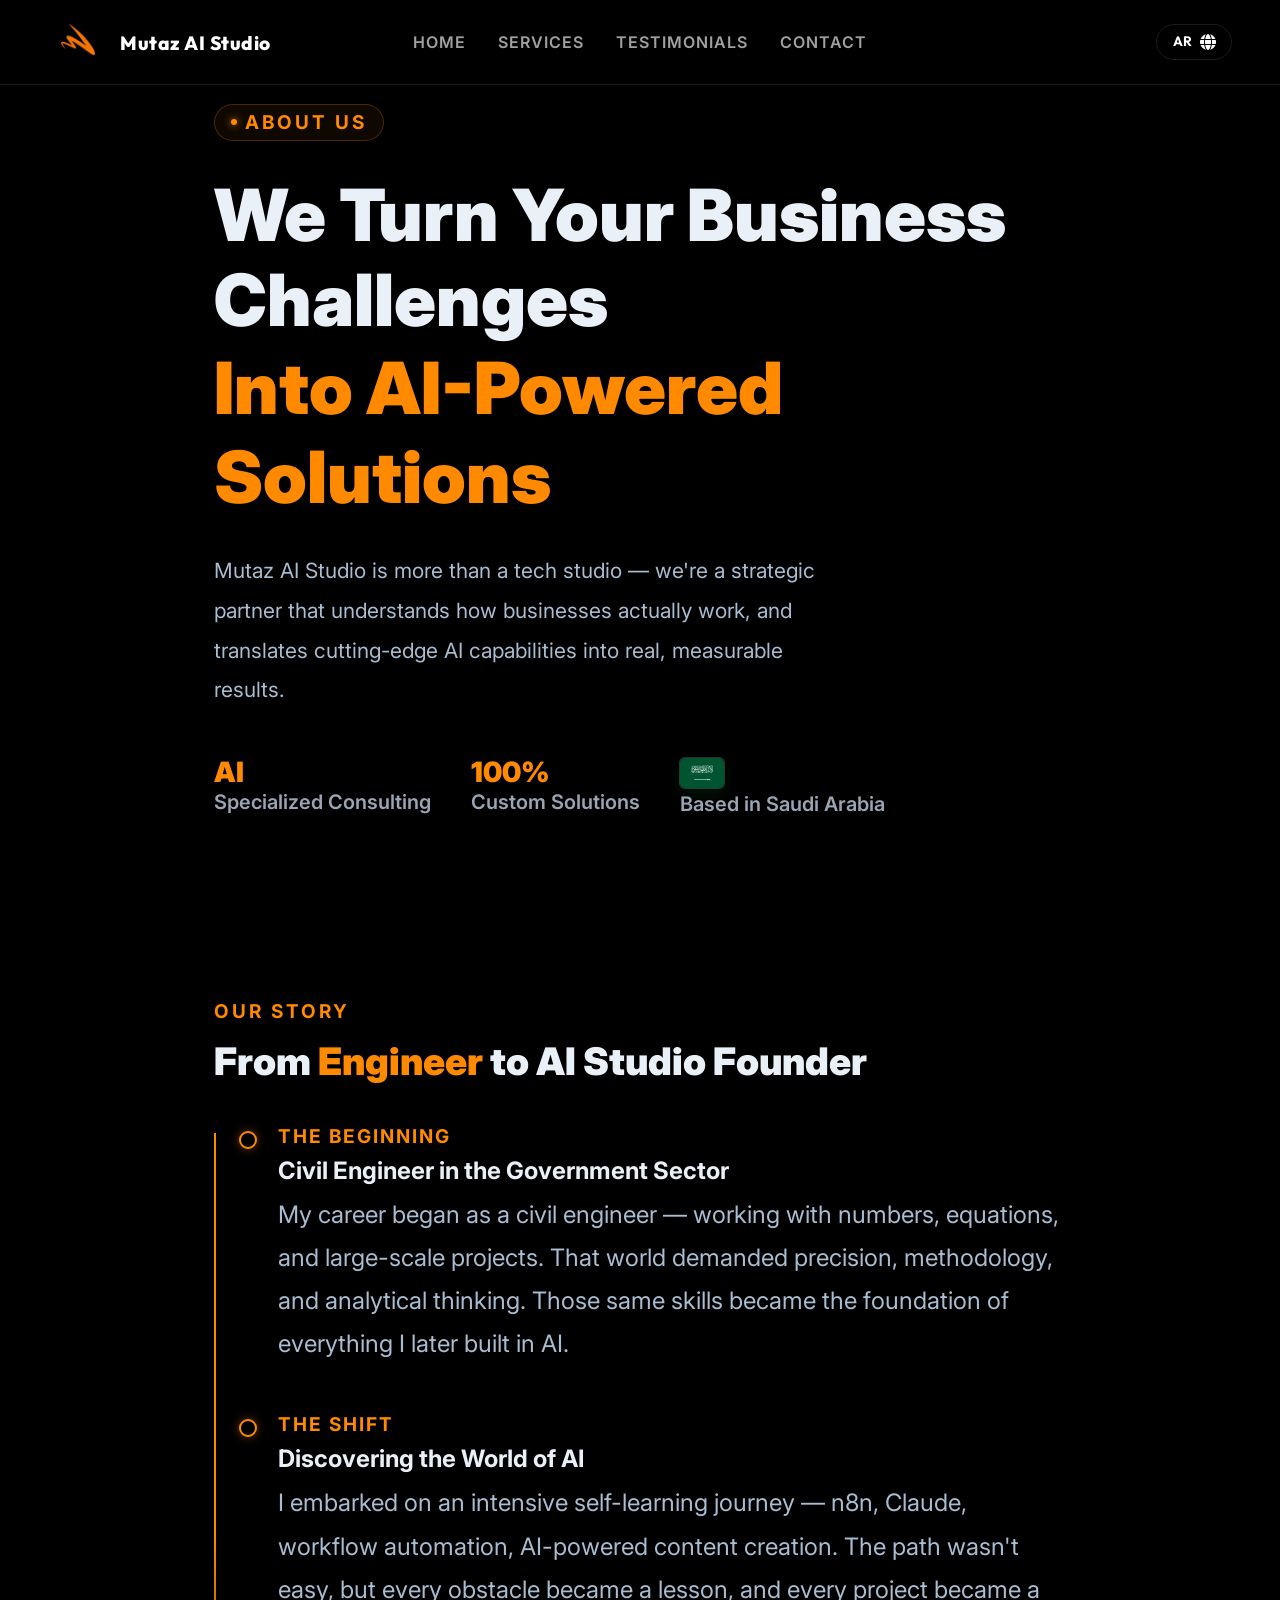
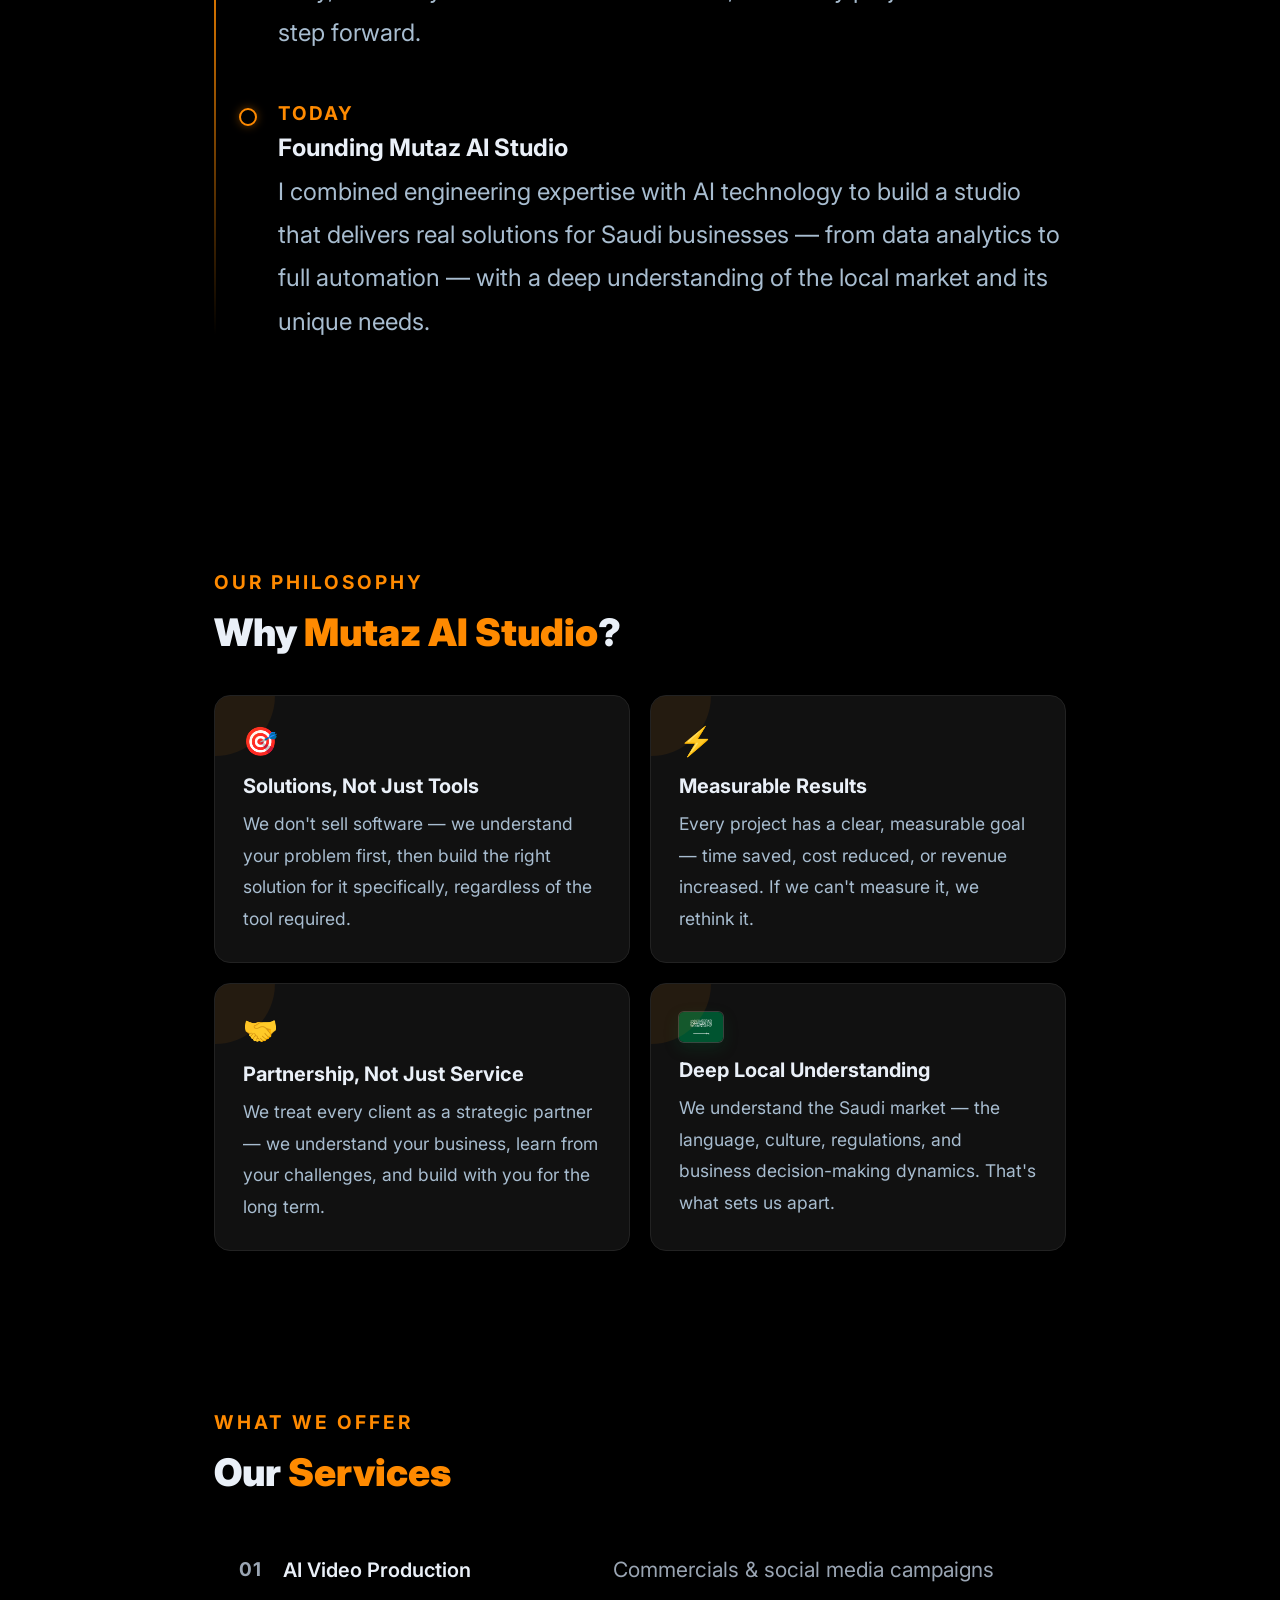
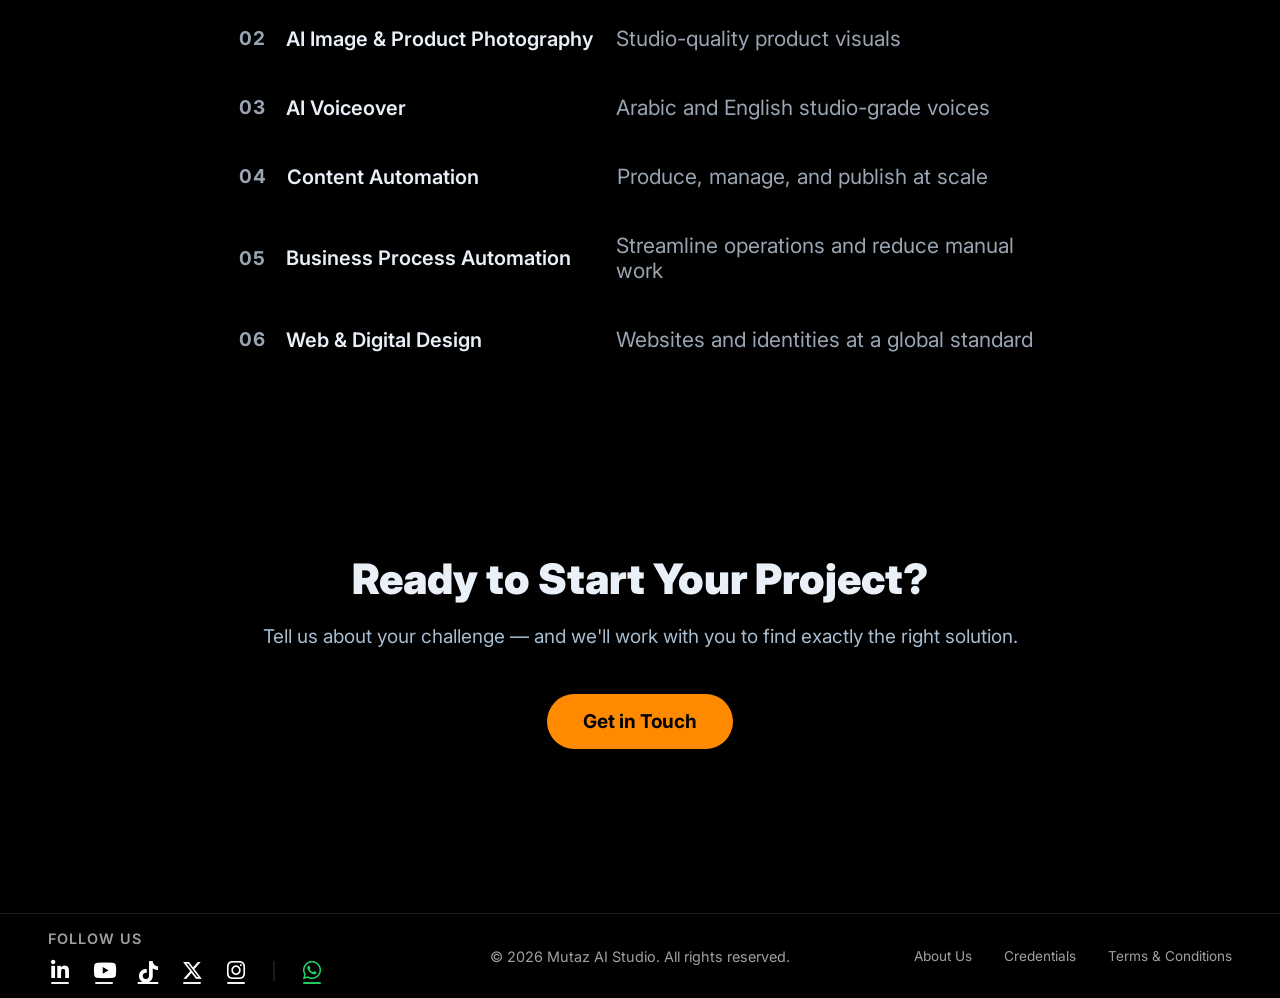
<file: about-us-en.html>
<!DOCTYPE html>
<html lang="en" dir="ltr">
<head>
<meta charset="UTF-8">
<meta name="viewport" content="width=device-width, initial-scale=1.0">
<title>Mutaz AI Studio</title>
<link rel="icon" type="image/png" href="favicon.png?v=2">
<link rel="apple-touch-icon" href="favicon.png?v=2">
<link href="https://fonts.googleapis.com/css2?family=Inter:wght@300;400;500;600;700;900&family=Outfit:wght@400;700;800&display=swap" rel="stylesheet">
<link rel="stylesheet" href="https://cdnjs.cloudflare.com/ajax/libs/font-awesome/6.5.1/css/all.min.css">
<style>
  :root {
    --bg: #000000;
    --surface: #050505;
    --card: #111111;
    --border: #222222;
    --cyan: #ff8a00;
    --purple: #ff8a00;
    --magenta: #ff8a00;
    --gold: #ff8a00;
    --text: #eaf0f8;
    --muted: #9aa5b3;
    --soft: #a8bdd0;
  }

  * { margin: 0; padding: 0; box-sizing: border-box; }

  body {
    background: var(--bg);
    font-family: 'Inter', sans-serif;
    color: var(--text);
    overflow-x: hidden;
  }

  

  .container {
    max-width: 900px;
    margin: 0 auto;
    padding: 0 24px;
    position: relative;
    z-index: 1;
  }

  /* HERO */
  .hero {
    min-height: 100vh;
    display: flex;
    flex-direction: column;
    justify-content: center;
    padding: 80px 0 60px;
    position: relative;
  }

  .hero::after {
    content: none;
    position: absolute;
    top: 20%; right: -200px;
    width: 600px; height: 600px;
    background: radial-gradient(circle, rgba(255,138,0,0.07) 0%, transparent 65%);
    pointer-events: none;
  }

  .hero-tag {
    display: inline-flex;
    align-items: center;
    gap: 8px;
    font-size: 19px;
    font-weight: 700;
    letter-spacing: 3px;
    color: var(--cyan);
    text-transform: uppercase;
    border: 1px solid rgba(255,138,0,0.25);
    padding: 6px 16px;
    border-radius: 20px;
    background: rgba(255,138,0,0.06);
    margin-bottom: 32px;
    width: fit-content;
    animation: fadeDown 0.8s ease both;
  }

  .hero-tag::before {
    content: '';
    width: 6px; height: 6px;
    border-radius: 50%;
    background: var(--cyan);
    box-shadow: 0 0 8px var(--cyan);
    animation: pulse 2s infinite;
  }

  .hero-title {
    font-size: clamp(36px, 7vw, 72px);
    font-weight: 900;
    line-height: 1.18;
    margin-bottom: 24px;
    animation: fadeDown 0.8s 0.1s ease both;
    overflow: visible;
  }

  .hero-title .line1 { display: block; color: var(--text); }
  .hero-title .line2 {
    display: block;
    line-height: 1.24;
    padding-bottom: 0.08em;
    background: linear-gradient(90deg, var(--cyan), var(--purple));
    -webkit-background-clip: text;
    -webkit-text-fill-color: transparent;
    background-clip: text;
  }

  .hero-sub {
    font-size: 21px;
    color: var(--soft);
    line-height: 1.9;
    max-width: 620px;
    margin-bottom: 48px;
    animation: fadeDown 0.8s 0.2s ease both;
  }

  .hero-stats {
    display: flex;
    gap: 40px;
    flex-wrap: wrap;
    animation: fadeDown 0.8s 0.3s ease both;
  }

  .stat { display: flex; flex-direction: column; gap: 4px; }

  .stat-num {
    font-size: 28px;
    font-weight: 900;
    color: var(--cyan);
    line-height: 1;
  }

  .stat-label { font-size: 20px; color: var(--muted); font-weight: 600; }

  .sa-flag {
    display: inline-block;
    width: 44px;
    height: 30px;
    border-radius: 5px;
    background: transparent;
    box-shadow: 0 0 0 1px rgba(255,255,255,0.18), 0 6px 16px rgba(0,108,53,0.22);
    vertical-align: middle;
    overflow: hidden;
  }

  .sa-flag::before {
    content: none;
  }

  .sa-flag::after {
    content: none;
  }

  /* STORY */
  .story { padding: 100px 0; position: relative; }

  .story::before {
    content: none;
    position: absolute;
    top: 0; left: -100px;
    width: 500px; height: 500px;
    background: radial-gradient(circle, rgba(255,138,0,0.05) 0%, transparent 65%);
    pointer-events: none;
  }

  .section-label {
    font-size: 19px;
    font-weight: 700;
    letter-spacing: 3px;
    color: var(--purple);
    text-transform: uppercase;
    margin-bottom: 16px;
  }

  .section-title {
    font-size: clamp(24px, 4vw, 38px);
    font-weight: 900;
    line-height: 1.2;
    margin-bottom: 40px;
    color: var(--text);
  }

  .section-title span { color: var(--cyan); }

  /* Timeline */
  .timeline { position: relative; padding-left: 32px; }

  .timeline::before {
    content: '';
    position: absolute;
    left: 0; top: 8px; bottom: 8px;
    width: 2px;
    background: linear-gradient(180deg, var(--cyan), var(--purple), transparent);
  }

  .timeline-item {
    position: relative;
    margin-bottom: 48px;
    padding-left: 32px;
    opacity: 0;
    transform: translateX(-20px);
    transition: all 0.6s ease;
  }

  .timeline-item.visible { opacity: 1; transform: translateX(0); }

  .timeline-item::before {
    content: '';
    position: absolute;
    left: -7px; top: 6px;
    width: 14px; height: 14px;
    border-radius: 50%;
    background: var(--bg);
    border: 2px solid var(--cyan);
    box-shadow: 0 0 10px rgba(255,138,0,0.4);
  }

  .timeline-year {
    font-size: 19px;
    font-weight: 700;
    letter-spacing: 2px;
    color: var(--cyan);
    margin-bottom: 8px;
    text-transform: uppercase;
  }

  .timeline-content h3 {
    font-size: 24px;
    font-weight: 700;
    color: var(--text);
    margin-bottom: 8px;
  }

  .timeline-content p { font-size: 24px; color: var(--soft); line-height: 1.8; }

  /* PHILOSOPHY */
  .philosophy { padding: 80px 0; }

  .philosophy-grid {
    display: grid;
    grid-template-columns: 1fr 1fr;
    gap: 20px;
    margin-top: 40px;
  }

  .phil-card {
    background: var(--card);
    border: 1px solid var(--border);
    border-radius: 16px;
    padding: 28px;
    position: relative;
    overflow: hidden;
    transition: border-color 0.3s, transform 0.3s;
  }

  .phil-card:hover { border-color: rgba(255,138,0,0.3); transform: translateY(-4px); }

  .phil-card::before {
    content: '';
    position: absolute;
    top: 0; left: 0;
    width: 60px; height: 60px;
    border-radius: 0 0 60px 0;
    opacity: 0.08;
  }

  .phil-card:nth-child(1)::before { background: var(--cyan); }
  .phil-card:nth-child(2)::before { background: var(--purple); }
  .phil-card:nth-child(3)::before { background: var(--magenta); }
  .phil-card:nth-child(4)::before { background: var(--gold); }

  .phil-icon { font-size: 28px; margin-bottom: 16px; display: block; }

  .phil-card h3 { font-size: 20px; font-weight: 700; color: var(--text); margin-bottom: 10px; }
  .phil-card p { font-size: 17.5px; color: var(--soft); line-height: 1.8; }

  /* SERVICES */
  .services { padding: 80px 0; }

  .services-list { margin-top: 40px; display: flex; flex-direction: column; gap: 2px; }

  .service-row {
    display: flex;
    align-items: center;
    gap: 20px;
    padding: 20px 24px;
    border-radius: 12px;
    border: 1px solid transparent;
    transition: all 0.3s;
    cursor: default;
  }

  .service-row:hover { background: var(--card); border-color: var(--border); }

  .service-num { font-size: 19px; font-weight: 700; color: var(--muted); letter-spacing: 1px; min-width: 24px; }
  .service-name {
    font-size: 20px;
    font-weight: 600;
    color: var(--text);
    flex: 0 0 310px;
    white-space: nowrap;
  }
  .service-desc {
    font-size: 21px;
    color: var(--muted);
    flex: 1;
  }

  .service-arrow { color: var(--cyan); display: none; font-size: 24px; opacity: 0; transition: opacity 0.3s; }
  .service-row:hover .service-arrow { opacity: 0; }

  /* CTA */
  .cta-section { padding: 100px 0; text-align: center; position: relative; }

  .cta-section::before {
    content: none;
    position: absolute;
    top: 50%; left: 50%;
    transform: translate(-50%, -50%);
    width: 700px; height: 400px;
    background: radial-gradient(ellipse, rgba(255,138,0,0.08) 0%, transparent 65%);
    pointer-events: none;
  }

  .cta-section h2 { font-size: clamp(26px, 4vw, 42px); font-weight: 900; margin-bottom: 16px; }
  .cta-section p { font-size: 19px; color: var(--soft); margin-bottom: 40px; line-height: 1.8; }

  .cta-btn {
    display: inline-flex;
    align-items: center;
    gap: 10px;
    background: linear-gradient(135deg, var(--cyan), var(--purple));
    color: #000;
    font-family: 'Inter', sans-serif;
    font-size: 19px;
    font-weight: 700;
    padding: 16px 36px;
    border-radius: 50px;
    text-decoration: none;
    transition: transform 0.3s, box-shadow 0.3s;
    border: none;
    cursor: pointer;
  }

  .cta-btn:hover { transform: translateY(-2px); box-shadow: 0 12px 40px rgba(255,138,0,0.25); }

  @keyframes fadeDown {
    from { opacity: 0; transform: translateY(-16px); }
    to   { opacity: 1; transform: translateY(0); }
  }

  @keyframes pulse {
    0%, 100% { opacity: 1; }
    50% { opacity: 0.4; }
  }

  @media (max-width: 640px) {
    .philosophy-grid { grid-template-columns: 1fr; }
    .hero-stats { gap: 24px; }
    .service-desc { display: none; }
    .timeline { padding-left: 20px; }
    .timeline-item { padding-left: 20px; }
  }
</style>
</head>
<body>

<nav class="navbar">
    <div class="nav-left">
        <div class="brand-logo">
            <img src="logo.png" alt="Mutaz AI Studio Logo" class="logo-img">
        </div>
        <span class="brand-name">Mutaz AI Studio</span>
    </div>

    <div class="nav-center">
        <a href="index.html#home" class="nav-link">HOME</a>
        <a href="index.html#services" class="nav-link">SERVICES</a>
        <a href="index.html#testimonials" class="nav-link">TESTIMONIALS</a>
        <a href="index.html#contact" class="nav-link">CONTACT</a>
    </div>

    <div class="nav-right">
        <button class="toggle-btn" onclick="toggleSubpageLang()">
            <span class="lang-text">AR</span>
            <i class="fa-solid fa-globe"></i>
        </button>
    </div>
    <button class="mobile-menu-toggle" id="mobile-menu-toggle" aria-label="Open menu" aria-controls="mobile-menu" aria-expanded="false">
        <span></span>
        <span></span>
        <span></span>
    </button>
</nav>

<div class="mobile-menu" id="mobile-menu" aria-hidden="true">
    <div class="mobile-menu-panel">
        <a href="index.html#home" class="mobile-nav-link">HOME</a>
        <a href="index.html#services" class="mobile-nav-link">SERVICES</a>
        <a href="index.html#testimonials" class="mobile-nav-link">TESTIMONIALS</a>
        <a href="index.html#contact" class="mobile-nav-link">CONTACT</a>
        <button class="mobile-lang-toggle" type="button" onclick="toggleSubpageLang()">
            <span>AR</span>
            <i class="fa-solid fa-globe"></i>
        </button>
    </div>
</div>

<!-- Top Controls -->
<div class="top-controls">
    <a href="index.html" class="back-btn">← Back to Home</a>
    <button class="lang-btn" onclick="toggleSubpageLang()">
        <span class="lang-text">AR</span>
        <svg width="14" height="14" viewBox="0 0 24 24" fill="none" stroke="currentColor" stroke-width="2" stroke-linecap="round" stroke-linejoin="round" style="margin-left: 5px;"><circle cx="12" cy="12" r="10"></circle><line x1="2" y1="12" x2="22" y2="12"></line><path d="M12 2a15.3 15.3 0 0 1 4 10 15.3 15.3 0 0 1-4 10 15.3 15.3 0 0 1-4-10 15.3 15.3 0 0 1 4-10z"></path></svg>
    </button>
</div>
<script>
function toggleSubpageLang() {
    const routeMap = {
        'about-us': 'about-us-en',
        'about-us-en': 'about-us',
        'credentials': 'credentials-en',
        'credentials-en': 'credentials',
        'terms-final-ar': 'terms-final-en',
        'terms-final-en': 'terms-final-ar'
    };
    const currentPath = window.location.pathname.replace(/\/$/, '');
    const pathParts = currentPath.split('/');
    const currentFile = pathParts.pop() || '';
    const hasHtml = currentFile.endsWith('.html');
    const currentPage = hasHtml ? currentFile.slice(0, -5) : currentFile;
    const nextPage = routeMap[currentPage];
    if (!nextPage) return;

    pathParts.push(`${nextPage}${hasHtml ? '.html' : ''}`);
    localStorage.setItem('lang', nextPage.endsWith('-en') ? 'en' : 'ar');
    window.location.href = `${pathParts.join('/')}${window.location.search}${window.location.hash}`;
}

document.addEventListener('DOMContentLoaded', function () {
    const mobileMenuToggle = document.getElementById('mobile-menu-toggle');
    const mobileMenu = document.getElementById('mobile-menu');
    if (!mobileMenuToggle || !mobileMenu) return;

    const setMobileMenu = (open) => {
        mobileMenuToggle.classList.toggle('is-open', open);
        mobileMenu.classList.toggle('is-open', open);
        mobileMenuToggle.setAttribute('aria-expanded', String(open));
        mobileMenu.setAttribute('aria-hidden', String(!open));
        document.body.classList.toggle('mobile-menu-open', open);
    };

    mobileMenuToggle.addEventListener('click', () => {
        setMobileMenu(!mobileMenu.classList.contains('is-open'));
    });

    mobileMenu.querySelectorAll('a, button').forEach((item) => {
        item.addEventListener('click', () => setMobileMenu(false));
    });
});
</script>
<style>
.top-controls {
    position: fixed;
    top: 30px;
    left: 30px;
    display: flex;
    align-items: center;
    gap: 12px;
    z-index: 9999;
}
.back-btn, .lang-btn {
    color: var(--cyan);
    text-decoration: none;
    font-weight: 800;
    font-size: 16px;
    font-family: inherit;
    display: inline-flex;
    align-items: center;
    background: rgba(0,0,0,0.5);
    padding: 10px 20px;
    border-radius: 30px;
    border: 1px solid rgba(255,138,0,0.3);
    backdrop-filter: blur(5px);
    transition: all 0.3s ease;
    cursor: pointer;
}
.back-btn:hover {
    transform: translateX( -5px);
    background: rgba(255,138,0,0.1);
}
.lang-btn {
    padding: 10px 15px;
    justify-content: center;
}
.lang-btn:hover {
    background: rgba(255,138,0,0.2);
    transform: scale(1.05);
}
@media (max-width: 768px) {
    .top-controls {
        top: 15px;
        left: 15px;
        gap: 8px;
    }
    .back-btn, .lang-btn {
        font-size: 13px;
        padding: 8px 14px;
    }
}

@media (max-width: 768px) {
    body { overflow-x: hidden; }
    .container { padding: 0 18px; }
    .container { max-width: 390px; }
    .hero { min-height: auto; padding: 86px 0 42px; }
    .hero-tag { font-size: 12px; letter-spacing: 1px; padding: 5px 12px; margin-bottom: 18px; }
    .hero-title { font-size: clamp(28px, 8vw, 34px); line-height: 1.25; margin-bottom: 14px; }
    .hero-sub { font-size: 14px; line-height: 1.75; margin-bottom: 26px; }
    .hero-stats { gap: 14px; }
    .stat-num { font-size: 20px; }
    .stat-label,
    .section-label,
    .timeline-year { font-size: 13px; }
    .story,
    .philosophy,
    .services,
    .cta-section { padding: 42px 0; }
    .section-title,
    .cta-section h2 { font-size: 24px; line-height: 1.3; margin-bottom: 24px; }
    .timeline-item { margin-bottom: 28px; }
    .timeline-content h3,
    .service-name { flex: 1; font-size: 15px; white-space: normal; }
    .timeline-content p,
    .phil-card p,
    .service-desc,
    .cta-section p { font-size: 14px; line-height: 1.7; }
    .phil-card { padding: 18px; border-radius: 10px; }
    .phil-icon { font-size: 22px; margin-bottom: 10px; }
    .phil-card h3 { font-size: 16px; }
    .services-list { margin-top: 22px; }
    .service-row { padding: 14px 0; }
    .service-num,
    .service-arrow { font-size: 13px; }
    .cta-btn { font-size: 14px; padding: 12px 20px; background: var(--cyan); box-shadow: none; }
}
</style>

<style>
.top-controls { display: none !important; }
.navbar {
    display: flex;
    justify-content: space-between;
    align-items: center;
    position: fixed;
    top: 0;
    left: 0;
    right: 0;
    width: 100%;
    z-index: 1000;
    background: #000000;
    border-bottom: 1px solid rgba(255, 255, 255, 0.1);
    height: 85px;
    padding: 0 3rem;
    box-sizing: border-box;
}
.nav-left,
.nav-right {
    flex: 1;
    display: flex;
    align-items: center;
}
.nav-left { justify-content: flex-start; }
.nav-right {
    justify-content: flex-end;
    gap: 1rem;
}
.brand-name {
    font-family: 'Outfit', sans-serif !important;
    font-size: 1.2rem;
    font-weight: 800;
    letter-spacing: 0.5px;
    color: #ffffff;
    margin-left: 0.75rem;
    line-height: 1;
    margin-top: 4px;
}
.logo-img {
    height: 60px;
    width: auto;
    object-fit: contain;
    mix-blend-mode: screen;
}
.nav-center {
    display: flex;
    justify-content: center;
    flex: 2;
    gap: 2rem;
}
.nav-center a {
    color: #a0a0a0;
    text-decoration: none;
    font-size: 1rem;
    font-weight: 600;
    letter-spacing: 1px;
    transition: color 0.3s ease;
    position: relative;
}
.nav-center a:hover {
    color: #ffffff;
    text-shadow: 0 0 1px #ffffff;
}
.nav-center a::after {
    content: '';
    position: absolute;
    bottom: -4px;
    left: 0;
    width: 0;
    height: 2px;
    background-color: #FF8000;
    transition: width 0.3s ease;
}
.nav-center a:hover::after { width: 100%; }
.toggle-btn {
    background: transparent;
    border: 1px solid rgba(255, 255, 255, 0.1);
    color: #ffffff;
    width: 76px;
    height: 36px;
    box-sizing: border-box;
    padding: 0;
    border-radius: 20px;
    cursor: pointer;
    display: flex;
    flex-shrink: 0;
    align-items: center;
    justify-content: center;
    gap: 8px;
    font-size: 0.85rem;
    font-family: inherit;
    transition: all 0.3s ease;
}
.toggle-btn .lang-text {
    width: 20px;
    text-align: center;
    font-family: 'Outfit', sans-serif;
    font-weight: 700;
    line-height: 1;
}
.toggle-btn i {
    width: 16px;
    height: 16px;
    font-size: 16px;
    line-height: 1;
    display: inline-flex;
    align-items: center;
    justify-content: center;
    flex: 0 0 16px;
}
.toggle-btn:hover {
    background: rgba(255, 255, 255, 0.05);
    border-color: #ffffff;
}
.footer {
    display: flex;
    justify-content: space-between;
    align-items: center;
    height: 85px;
    margin: 64px 0 0;
    padding: 0 3rem;
    box-sizing: border-box;
    border-top: 1px solid rgba(255, 255, 255, 0.1);
    background: #000000;
    z-index: 100;
}
.footer-left {
    display: flex;
    flex-direction: column;
    gap: 0.75rem;
    flex: 1;
}
.social-row {
    display: inline-flex;
    align-items: flex-end;
    gap: 1.25rem;
    direction: inherit;
}
.social-primary {
    display: inline-flex;
    flex-direction: column;
    align-items: flex-start;
    gap: 0.75rem;
}
[dir="rtl"] .social-primary { align-items: flex-end; }
.social-title {
    display: block;
    font-size: 0.9rem;
    color: #a0a0a0;
    font-weight: 600;
    text-transform: uppercase;
    letter-spacing: 1px;
    text-align: start;
}
[dir="rtl"] .social-title {
    align-self: flex-end;
    font-size: 1rem;
    font-weight: 800;
    text-align: right;
    width: 100%;
    letter-spacing: 0;
}
.social-links {
    display: flex;
    gap: 1.25rem;
    align-items: center;
}
.social-links a {
    color: #ffffff;
    font-size: 1.3rem;
    transition: color 0.3s ease, transform 0.3s ease;
    width: 24px;
    height: 24px;
    display: inline-flex;
    align-items: center;
    justify-content: center;
    line-height: 1;
    overflow: visible;
    text-decoration: none;
}
.social-links a i,
.wa-link i {
    display: inline-flex;
    align-items: center;
    justify-content: center;
    line-height: 1;
}
.social-links a[aria-label="TikTok"] i {
    font-size: 1.36rem;
    transform: translateY(1px);
}
.social-links a:hover {
    color: #FF8000;
    transform: translateY(-3px);
}
.social-divider {
    width: 2px;
    height: 20px;
    background: rgba(255, 255, 255, 0.1);
    margin: 0 5px;
    align-self: flex-end;
    margin-bottom: 2px;
}
.wa-link {
    color: #25D366 !important;
    width: 24px;
    height: 24px;
    display: inline-flex;
    align-items: center;
    justify-content: center;
    font-size: 1.3rem;
    line-height: 1;
    transition: color 0.3s ease, transform 0.3s ease;
    text-decoration: none;
}
.wa-link:hover {
    color: #1ebe5d !important;
    transform: translateY(-3px) scale(1.1);
}
.footer-center {
    flex: 1;
    display: flex;
    justify-content: center;
}
.copyright {
    color: #a0a0a0;
    font-size: 0.9rem;
}
.footer-right {
    flex: 1;
    display: flex;
    justify-content: flex-end;
}
.footer-links {
    display: flex;
    gap: 2rem;
}
.footer-links a {
    color: #a0a0a0;
    text-decoration: none;
    font-size: 0.85rem;
    transition: color 0.3s ease;
}
.footer-links a:hover { color: #ffffff; }
@media (max-width: 768px) {
    .navbar {
        height: 72px;
        padding: 0 1.1rem;
    }
    .nav-center,
    .nav-right { display: none; }
    .logo-img { height: 46px; }
    .brand-name {
        font-size: 0.95rem;
        max-width: none;
        white-space: nowrap;
    }
    .footer {
        flex-direction: column;
        gap: 1.15rem;
        margin: 36px 0 0;
        padding: 1.5rem 1rem;
        text-align: center;
        height: auto;
    }
    .footer-left {
        order: 1;
        align-items: center;
        width: 100%;
    }
    .social-row {
        justify-content: center;
        flex-wrap: nowrap;
    }
    .social-primary { align-items: flex-start; }
    [dir="rtl"] .social-primary { align-items: flex-end; }
    .social-title {
        text-align: start;
        width: auto;
    }
    .social-links {
        justify-content: center;
        flex-wrap: nowrap;
    }
    .footer-right {
        order: 2;
        justify-content: center;
        width: 100%;
    }
    .footer-links {
        justify-content: center;
        gap: 1.25rem;
        flex-wrap: wrap;
    }
    .footer-center {
        order: 3;
        justify-content: center;
        width: 100%;
    }
}
</style>
<link rel="stylesheet" href="subpage-nav.css?v=7">




<!-- HERO -->
<section class="hero">
  <div class="container">
    <div class="hero-tag">About Us</div>
    <h1 class="hero-title">
      <span class="line1">We Turn Your Business Challenges</span>
      <span class="line2">Into AI-Powered Solutions</span>
    </h1>
    <p class="hero-sub">
      Mutaz AI Studio is more than a tech studio — we're a strategic partner that understands how businesses actually work, and translates cutting-edge AI capabilities into real, measurable results.
    </p>
    <div class="hero-stats">
      <div class="stat">
        <span class="stat-num">AI</span>
        <span class="stat-label">Specialized Consulting</span>
      </div>
      <div class="stat">
        <span class="stat-num">100%</span>
        <span class="stat-label">Custom Solutions</span>
      </div>
      <div class="stat">
        <img class="stat-num sa-flag" src="sa-flag.svg" alt="Saudi Arabia flag">
        <span class="stat-label">Based in Saudi Arabia</span>
      </div>
    </div>
  </div>
</section>

<!-- STORY -->
<section class="story">
  <div class="container">
    <div class="section-label">Our Story</div>
    <h2 class="section-title">From <span>Engineer</span> to AI Studio Founder</h2>
    <div class="timeline">

      <div class="timeline-item">
        <div class="timeline-year">The Beginning</div>
        <div class="timeline-content">
          <h3>Civil Engineer in the Government Sector</h3>
          <p>My career began as a civil engineer — working with numbers, equations, and large-scale projects. That world demanded precision, methodology, and analytical thinking. Those same skills became the foundation of everything I later built in AI.</p>
        </div>
      </div>

      <div class="timeline-item">
        <div class="timeline-year">The Shift</div>
        <div class="timeline-content">
          <h3>Discovering the World of AI</h3>
          <p>I embarked on an intensive self-learning journey — n8n, Claude, workflow automation, AI-powered content creation. The path wasn't easy, but every obstacle became a lesson, and every project became a step forward.</p>
        </div>
      </div>

      <div class="timeline-item">
        <div class="timeline-year">Today</div>
        <div class="timeline-content">
          <h3>Founding Mutaz AI Studio</h3>
          <p>I combined engineering expertise with AI technology to build a studio that delivers real solutions for Saudi businesses — from data analytics to full automation — with a deep understanding of the local market and its unique needs.</p>
        </div>
      </div>

    </div>
  </div>
</section>

<!-- PHILOSOPHY -->
<section class="philosophy">
  <div class="container">
    <div class="section-label">Our Philosophy</div>
    <h2 class="section-title">Why <span>Mutaz AI Studio</span>?</h2>
    <div class="philosophy-grid">
      <div class="phil-card">
        <span class="phil-icon">🎯</span>
        <h3>Solutions, Not Just Tools</h3>
        <p>We don't sell software — we understand your problem first, then build the right solution for it specifically, regardless of the tool required.</p>
      </div>
      <div class="phil-card">
        <span class="phil-icon">⚡</span>
        <h3>Measurable Results</h3>
        <p>Every project has a clear, measurable goal — time saved, cost reduced, or revenue increased. If we can't measure it, we rethink it.</p>
      </div>
      <div class="phil-card">
        <span class="phil-icon">🤝</span>
        <h3>Partnership, Not Just Service</h3>
        <p>We treat every client as a strategic partner — we understand your business, learn from your challenges, and build with you for the long term.</p>
      </div>
      <div class="phil-card">
        <img class="phil-icon sa-flag" src="sa-flag.svg" alt="Saudi Arabia flag">
        <h3>Deep Local Understanding</h3>
        <p>We understand the Saudi market — the language, culture, regulations, and business decision-making dynamics. That's what sets us apart.</p>
      </div>
    </div>
  </div>
</section>

<!-- SERVICES -->
<section class="services">
  <div class="container">
    <div class="section-label">What We Offer</div>
    <h2 class="section-title">Our <span>Services</span></h2>
    <div class="services-list">
      <div class="service-row">
        <span class="service-num">01</span>
        <span class="service-name">AI Video Production</span>
        <span class="service-desc">Commercials & social media campaigns</span>
      </div>
      <div class="service-row">
        <span class="service-num">02</span>
        <span class="service-name">AI Image & Product Photography</span>
        <span class="service-desc">Studio-quality product visuals</span>
      </div>
      <div class="service-row">
        <span class="service-num">03</span>
        <span class="service-name">AI Voiceover</span>
        <span class="service-desc">Arabic and English studio-grade voices</span>
      </div>
      <div class="service-row">
        <span class="service-num">04</span>
        <span class="service-name">Content Automation</span>
        <span class="service-desc">Produce, manage, and publish at scale</span>
      </div>
      <div class="service-row">
        <span class="service-num">05</span>
        <span class="service-name">Business Process Automation</span>
        <span class="service-desc">Streamline operations and reduce manual work</span>
      </div>
      <div class="service-row">
        <span class="service-num">06</span>
        <span class="service-name">Web & Digital Design</span>
        <span class="service-desc">Websites and identities at a global standard</span>
      </div>
    </div>
  </div>
</section>

<!-- CTA -->
<section class="cta-section">
  <div class="container">
    <h2>Ready to Start Your Project?</h2>
    <p>Tell us about your challenge — and we'll work with you to find exactly the right solution.</p>
    <a href="index.html#contact" class="cta-btn">Get in Touch</a>
  </div>
</section>

<footer class="footer">
  <div class="footer-left">
    <div class="social-row">
      <div class="social-primary">
        <span class="social-title">FOLLOW US</span>
        <div class="social-links">
          <a href="https://www.linkedin.com/company/mutaz-ai-studio/" aria-label="LinkedIn" target="_blank" rel="noopener"><i class="fa-brands fa-linkedin-in"></i></a>
          <a href="https://www.youtube.com/@MutazAIStudio" aria-label="YouTube" target="_blank" rel="noopener"><i class="fa-brands fa-youtube"></i></a>
          <a href="https://www.tiktok.com/@mutazaistudio" aria-label="TikTok" target="_blank" rel="noopener"><i class="fa-brands fa-tiktok"></i></a>
          <a href="https://x.com/MutazAIStudio" aria-label="X (Twitter)" target="_blank" rel="noopener"><i class="fa-brands fa-x-twitter"></i></a>
          <a href="https://www.instagram.com/mutazaistudio/" aria-label="Instagram" target="_blank" rel="noopener"><i class="fa-brands fa-instagram"></i></a>
        </div>
      </div>
      <span class="social-divider"></span>
      <a href="https://wa.me/966530536631" class="wa-link" aria-label="WhatsApp" target="_blank" rel="noopener"><i class="fa-brands fa-whatsapp"></i></a>
    </div>
  </div>
  <div class="footer-center">
    <span class="copyright">© 2026 Mutaz AI Studio. All rights reserved.</span>
  </div>
  <div class="footer-right">
    <div class="footer-links">
      <a href="about-us-en.html">About Us</a>
      <a href="credentials-en.html">Credentials</a>
      <a href="terms-final-en.html">Terms & Conditions</a>
    </div>
  </div>
</footer>

<script>
  const items = document.querySelectorAll('.timeline-item');
  const observer = new IntersectionObserver((entries) => {
    entries.forEach((entry, i) => {
      if (entry.isIntersecting) {
        setTimeout(() => entry.target.classList.add('visible'), i * 150);
      }
    });
  }, { threshold: 0.2 });
  items.forEach(item => observer.observe(item));
</script>

</body>
</html>
</file>
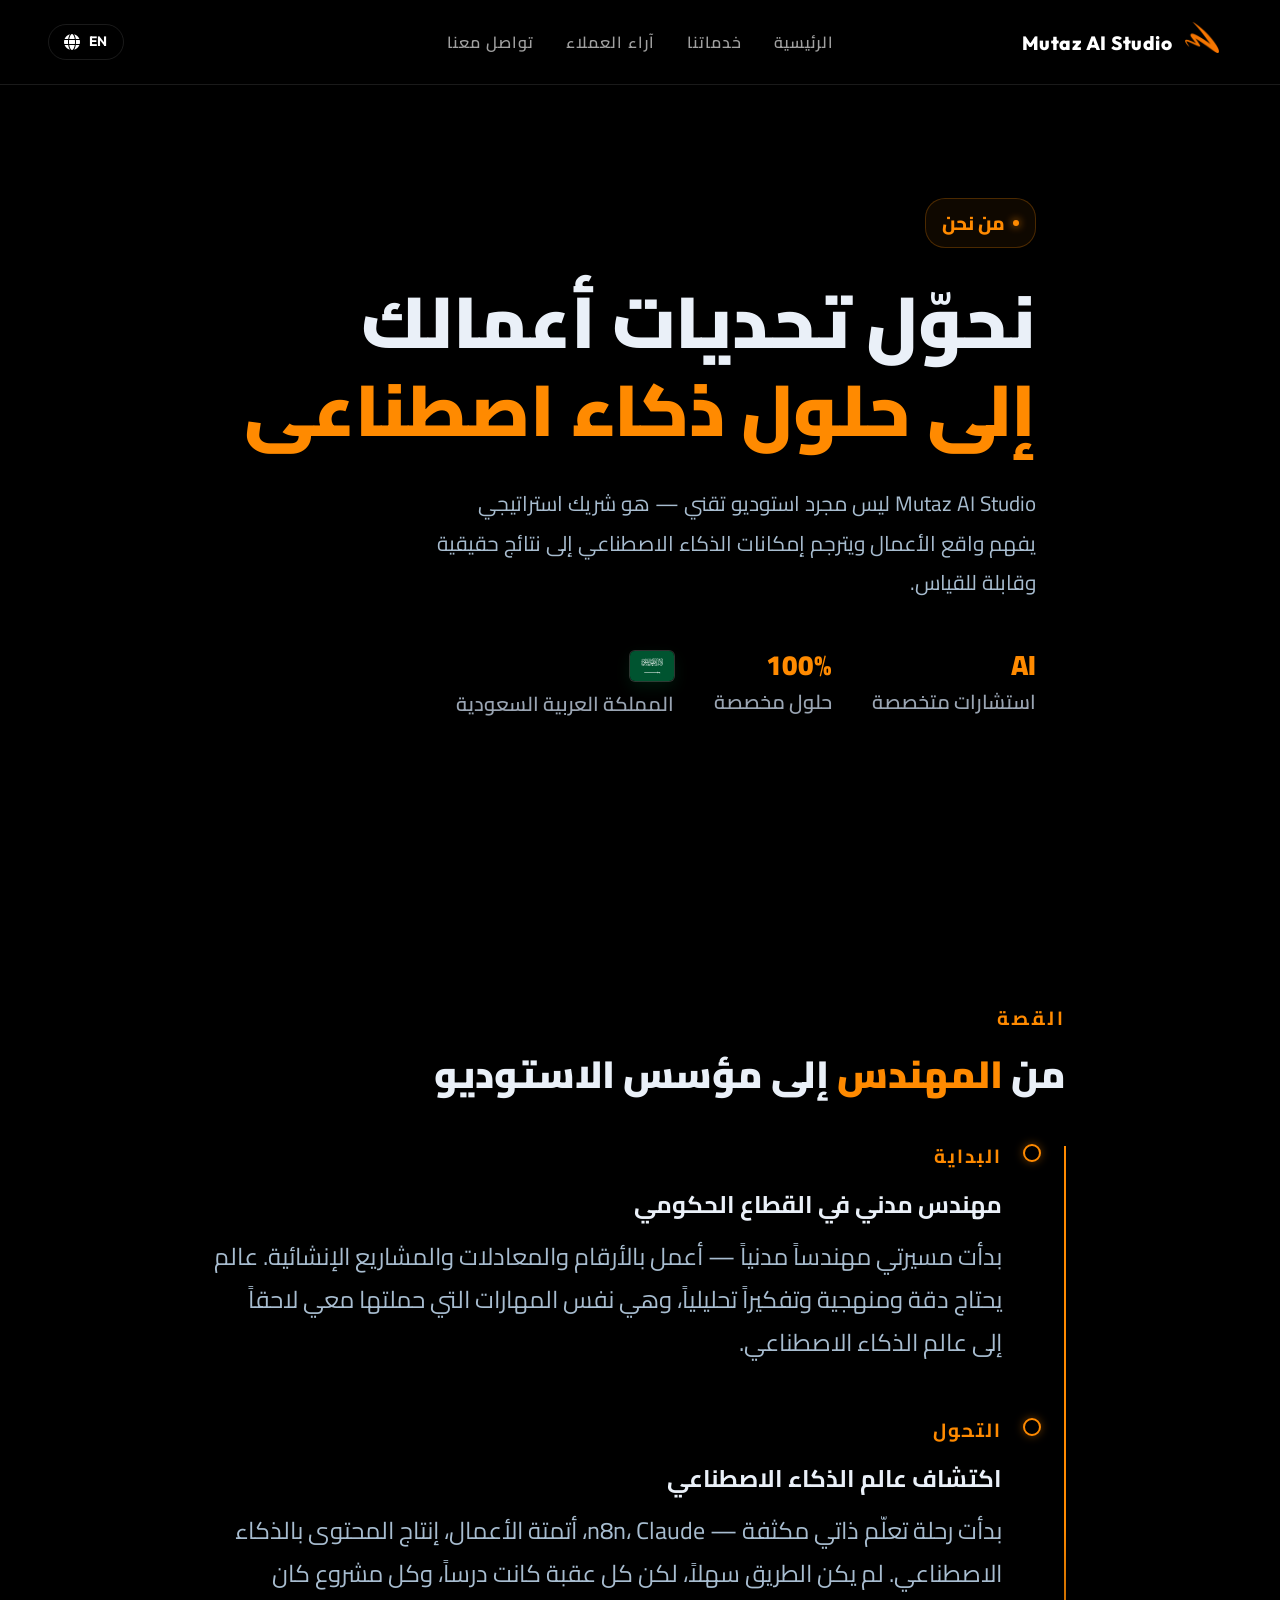
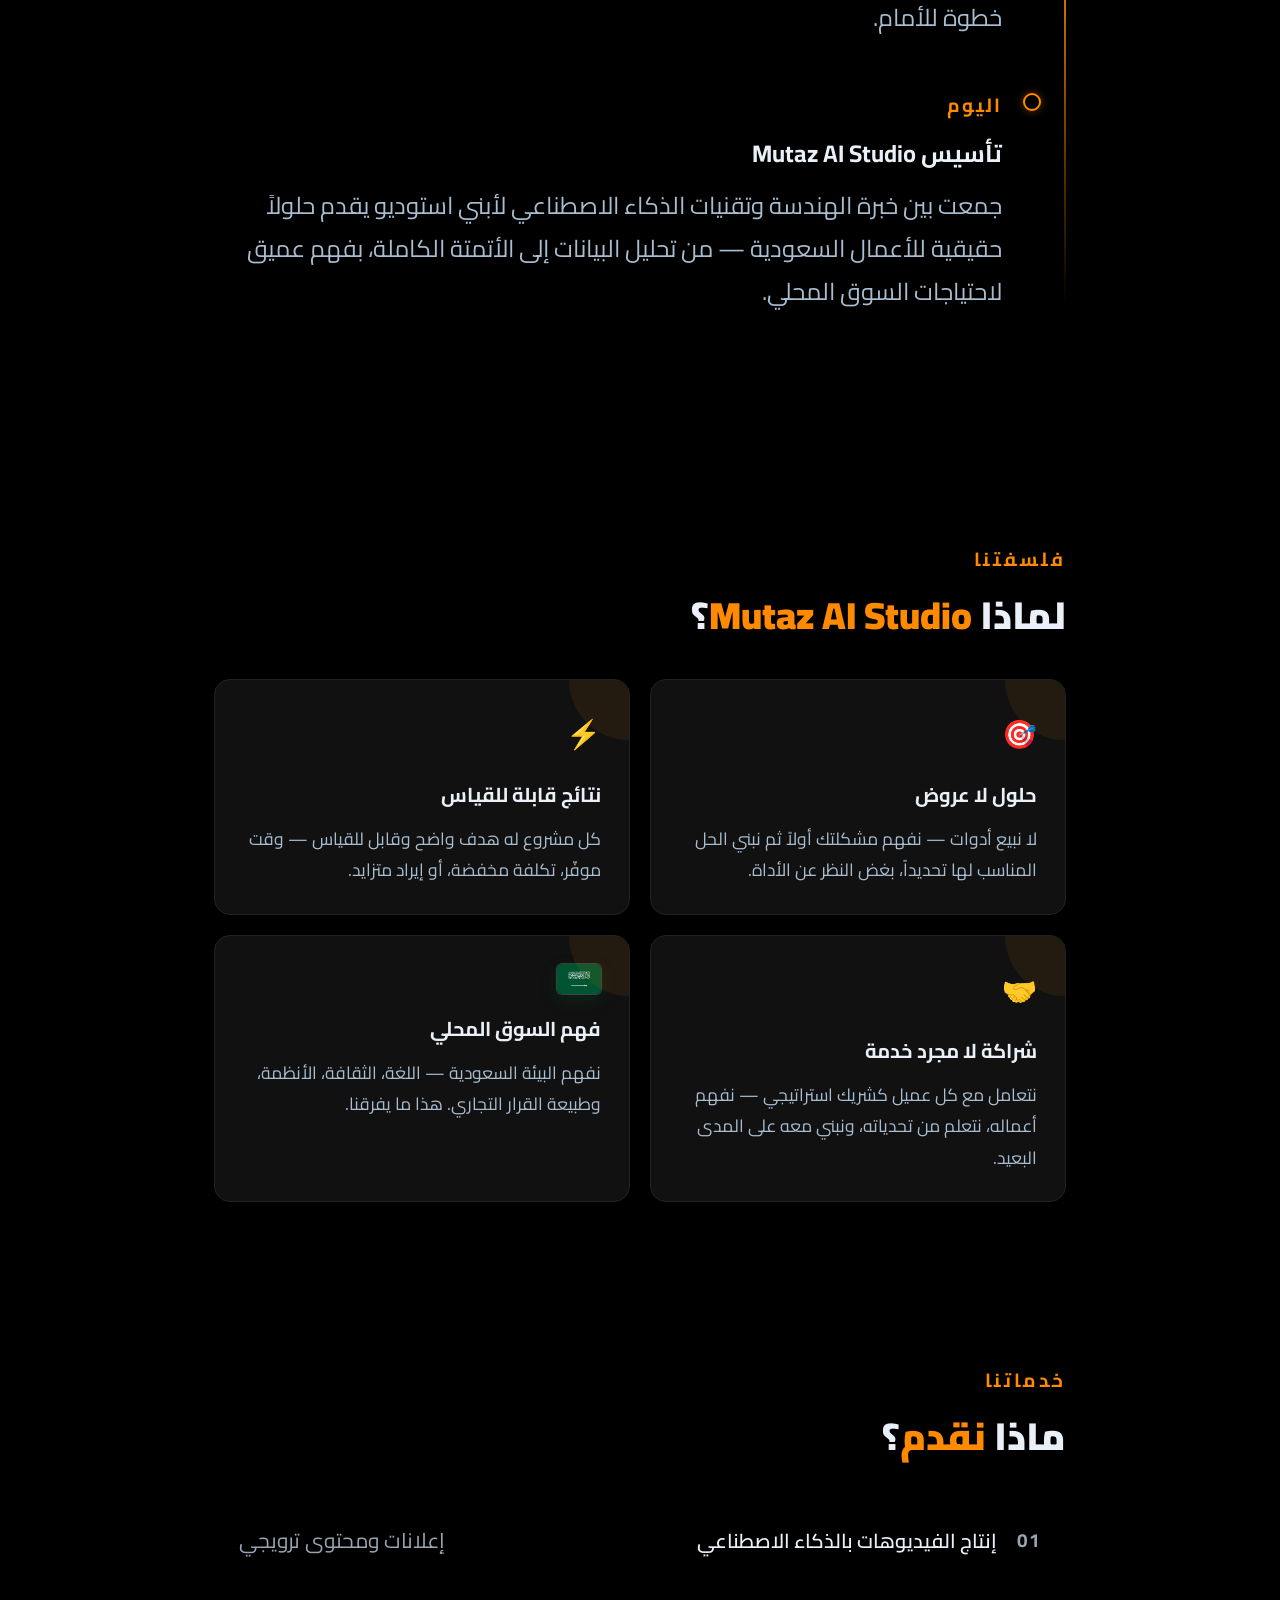
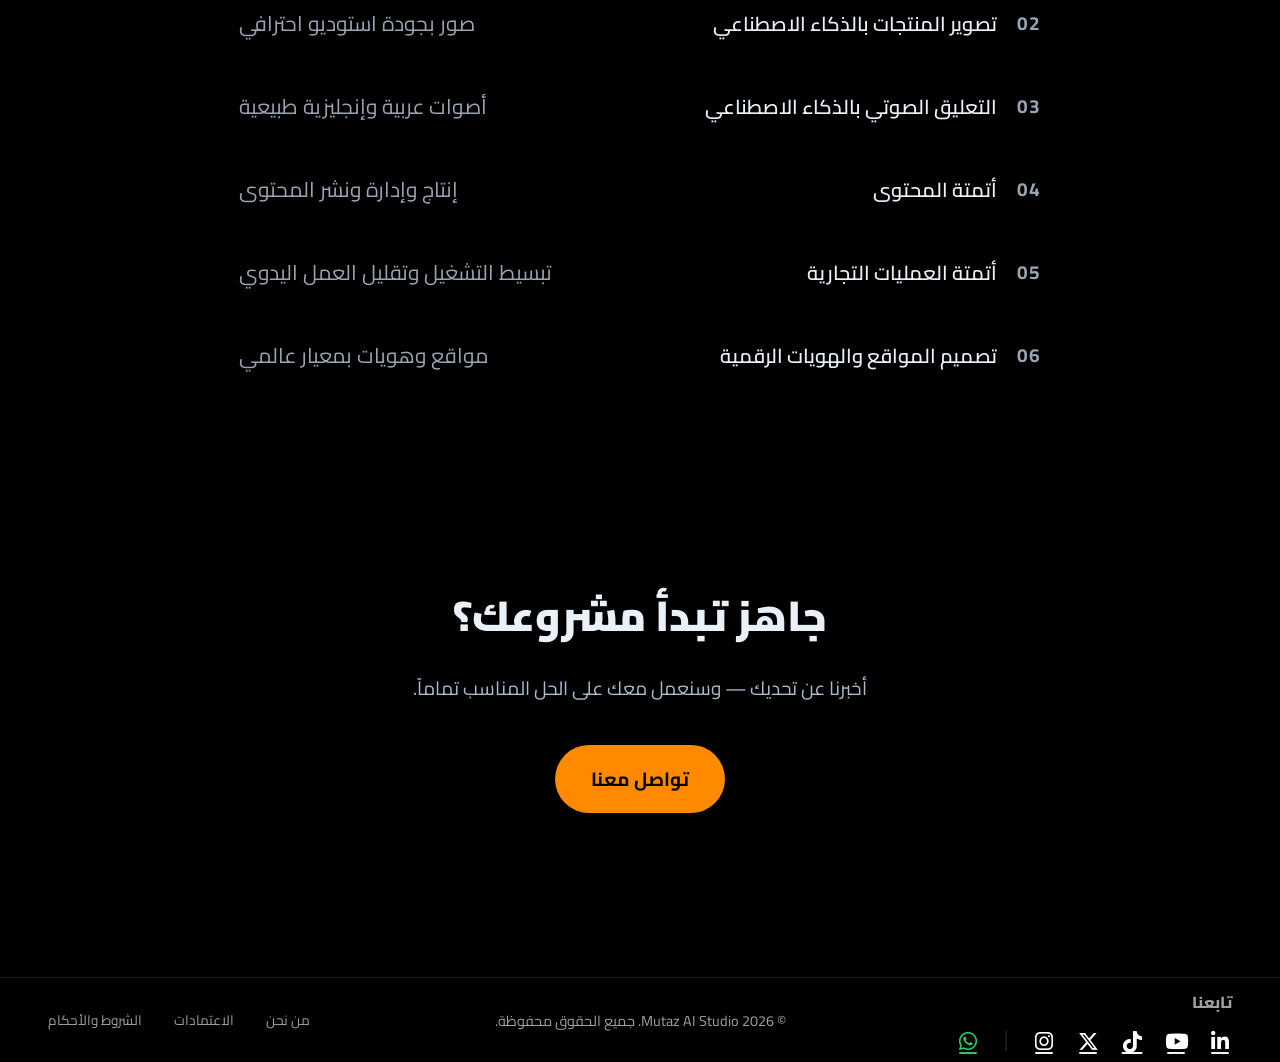
<file: about-us.html>
<!DOCTYPE html>
<html lang="ar" dir="rtl">
<head>
<meta charset="UTF-8">
<meta name="viewport" content="width=device-width, initial-scale=1.0">
<title>Mutaz AI Studio</title>
<link rel="icon" type="image/png" href="favicon.png?v=2">
<link rel="apple-touch-icon" href="favicon.png?v=2">
<link href="https://fonts.googleapis.com/css2?family=Cairo:wght@300;400;600;700;900&family=Outfit:wght@400;700;800&display=swap" rel="stylesheet">
<link rel="stylesheet" href="https://cdnjs.cloudflare.com/ajax/libs/font-awesome/6.5.1/css/all.min.css">
<style>
  :root {
    --bg: #000000;
    --surface: #050505;
    --card: #111111;
    --border: #222222;
    --cyan: #ff8a00;
    --purple: #ff8a00;
    --magenta: #ff8a00;
    --gold: #ff8a00;
    --text: #eaf0f8;
    --muted: #9aa5b3;
    --soft: #a8bdd0;
  }

  * { margin: 0; padding: 0; box-sizing: border-box; }

  body {
    background: var(--bg);
    font-family: 'Cairo', sans-serif;
    color: var(--text);
    overflow-x: hidden;
  }

  /* ── GRID BACKGROUND ── */
  

  .container {
    max-width: 900px;
    margin: 0 auto;
    padding: 0 24px;
    position: relative;
    z-index: 1;
  }

  /* ══════════════════════════════════
     HERO
  ══════════════════════════════════ */
  .hero {
    min-height: 100vh;
    display: flex;
    flex-direction: column;
    justify-content: center;
    padding: 80px 0 60px;
    position: relative;
  }

  .hero::after {
    content: none;
    position: absolute;
    top: 20%;
    left: -200px;
    width: 600px;
    height: 600px;
    background: radial-gradient(circle, rgba(255,138,0,0.07) 0%, transparent 65%);
    pointer-events: none;
  }

  .hero-tag {
    display: inline-flex;
    align-items: center;
    gap: 8px;
    font-size: 19px;
    font-weight: 700;
    letter-spacing: 3px;
    color: var(--cyan);
    text-transform: uppercase;
    border: 1px solid rgba(255,138,0,0.25);
    padding: 6px 16px;
    border-radius: 20px;
    background: rgba(255,138,0,0.06);
    margin-bottom: 32px;
    width: fit-content;
    animation: fadeDown 0.8s ease both;
  }

  [dir="rtl"] .hero-tag {
    font-weight: 800;
    letter-spacing: 0;
  }

  .hero-tag::before {
    content: '';
    width: 6px; height: 6px;
    border-radius: 50%;
    background: var(--cyan);
    box-shadow: 0 0 8px var(--cyan);
    animation: pulse 2s infinite;
  }

  .hero-title {
    font-size: clamp(36px, 7vw, 72px);
    font-weight: 900;
    line-height: 1.18;
    margin-bottom: 24px;
    animation: fadeDown 0.8s 0.1s ease both;
    overflow: visible;
  }

  .hero-title .line1 { display: block; color: var(--text); }
  .hero-title .line2 {
    display: block;
    line-height: 1.24;
    padding-bottom: 0.08em;
    background: linear-gradient(90deg, var(--cyan), var(--purple));
    -webkit-background-clip: text;
    -webkit-text-fill-color: transparent;
    background-clip: text;
  }

  .hero-sub {
    font-size: 21px;
    color: var(--soft);
    line-height: 1.9;
    max-width: 600px;
    margin-bottom: 48px;
    animation: fadeDown 0.8s 0.2s ease both;
  }

  .hero-stats {
    display: flex;
    gap: 40px;
    flex-wrap: wrap;
    animation: fadeDown 0.8s 0.3s ease both;
  }

  .stat {
    display: flex;
    flex-direction: column;
    gap: 4px;
  }

  .stat-num {
    font-size: 28px;
    font-weight: 900;
    color: var(--cyan);
    line-height: 1;
  }

  .stat-label {
    font-size: 20px;
    color: var(--muted);
    font-weight: 600;
  }

  .sa-flag {
    display: inline-block;
    width: 44px;
    height: 30px;
    border-radius: 5px;
    background: transparent;
    box-shadow: 0 0 0 1px rgba(255,255,255,0.18), 0 6px 16px rgba(0,108,53,0.22);
    vertical-align: middle;
    overflow: hidden;
  }

  .sa-flag::before {
    content: none;
  }

  .sa-flag::after {
    content: none;
  }

  /* ══════════════════════════════════
     STORY
  ══════════════════════════════════ */
  .story {
    padding: 100px 0;
    position: relative;
  }

  .story::before {
    content: none;
    position: absolute;
    top: 0; right: -100px;
    width: 500px; height: 500px;
    background: radial-gradient(circle, rgba(255,138,0,0.05) 0%, transparent 65%);
    pointer-events: none;
  }

  .section-label {
    font-size: 19px;
    font-weight: 700;
    letter-spacing: 3px;
    color: var(--purple);
    text-transform: uppercase;
    margin-bottom: 16px;
  }

  .section-title {
    font-size: clamp(24px, 4vw, 38px);
    font-weight: 900;
    line-height: 1.2;
    margin-bottom: 40px;
    color: var(--text);
  }

  .section-title span { color: var(--cyan); }

  /* Timeline */
  .timeline {
    position: relative;
    padding-right: 32px;
  }

  .timeline::before {
    content: '';
    position: absolute;
    right: 0; top: 8px; bottom: 8px;
    width: 2px;
    background: linear-gradient(180deg, var(--cyan), var(--purple), transparent);
  }

  .timeline-item {
    position: relative;
    margin-bottom: 48px;
    padding-right: 32px;
    opacity: 0;
    transform: translateX(20px);
    transition: all 0.6s ease;
  }

  .timeline-item.visible {
    opacity: 1;
    transform: translateX(0);
  }

  .timeline-item::before {
    content: '';
    position: absolute;
    right: -7px; top: 6px;
    width: 14px; height: 14px;
    border-radius: 50%;
    background: var(--bg);
    border: 2px solid var(--cyan);
    box-shadow: 0 0 10px rgba(255,138,0,0.4);
  }

  .timeline-year {
    font-size: 19px;
    font-weight: 700;
    letter-spacing: 2px;
    color: var(--cyan);
    margin-bottom: 8px;
    text-transform: uppercase;
  }

  .timeline-content h3 {
    font-size: 24px;
    font-weight: 700;
    color: var(--text);
    margin-bottom: 8px;
  }

  .timeline-content p {
    font-size: 24px;
    color: var(--soft);
    line-height: 1.8;
  }

  /* ══════════════════════════════════
     PHILOSOPHY
  ══════════════════════════════════ */
  .philosophy {
    padding: 80px 0;
  }

  .philosophy-grid {
    display: grid;
    grid-template-columns: 1fr 1fr;
    gap: 20px;
    margin-top: 40px;
  }

  .phil-card {
    background: var(--card);
    border: 1px solid var(--border);
    border-radius: 16px;
    padding: 28px;
    position: relative;
    overflow: hidden;
    transition: border-color 0.3s, transform 0.3s;
  }

  .phil-card:hover {
    border-color: rgba(255,138,0,0.3);
    transform: translateY(-4px);
  }

  .phil-card::before {
    content: '';
    position: absolute;
    top: 0; right: 0;
    width: 60px; height: 60px;
    border-radius: 0 16px 0 60px;
    opacity: 0.08;
  }

  .phil-card:nth-child(1)::before { background: var(--cyan); }
  .phil-card:nth-child(2)::before { background: var(--purple); }
  .phil-card:nth-child(3)::before { background: var(--magenta); }
  .phil-card:nth-child(4)::before { background: var(--gold); }

  .phil-icon {
    font-size: 28px;
    margin-bottom: 16px;
    display: block;
  }

  .phil-card h3 {
    font-size: 20px;
    font-weight: 700;
    color: var(--text);
    margin-bottom: 10px;
  }

  .phil-card p {
    font-size: 17.5px;
    color: var(--soft);
    line-height: 1.8;
  }

  /* ══════════════════════════════════
     SERVICES
  ══════════════════════════════════ */
  .services {
    padding: 80px 0;
  }

  .services-list {
    margin-top: 40px;
    display: flex;
    flex-direction: column;
    gap: 2px;
  }

  .service-row {
    display: flex;
    align-items: center;
    gap: 20px;
    padding: 20px 24px;
    border-radius: 12px;
    border: 1px solid transparent;
    transition: all 0.3s;
    cursor: default;
  }

  .service-row:hover {
    background: var(--card);
    border-color: var(--border);
  }

  .service-num {
    font-size: 19px;
    font-weight: 700;
    color: var(--muted);
    letter-spacing: 1px;
    min-width: 24px;
  }

  .service-name {
    font-size: 20px;
    font-weight: 600;
    color: var(--text);
    flex: 1;
  }

  .service-desc {
    font-size: 21px;
    color: var(--muted);
    text-align: left;
  }

  .service-arrow {
    color: var(--cyan);
    font-size: 24px;
    display: none;
    opacity: 0;
    transition: opacity 0.3s;
  }

  .service-row:hover .service-arrow { opacity: 0; }

  /* ══════════════════════════════════
     CTA
  ══════════════════════════════════ */
  .cta-section {
    padding: 100px 0;
    text-align: center;
    position: relative;
  }

  .cta-section::before {
    content: none;
    position: absolute;
    top: 50%; left: 50%;
    transform: translate(-50%, -50%);
    width: 700px; height: 400px;
    background: radial-gradient(ellipse, rgba(255,138,0,0.08) 0%, transparent 65%);
    pointer-events: none;
  }

  .cta-section h2 {
    font-size: clamp(26px, 4vw, 42px);
    font-weight: 900;
    margin-bottom: 16px;
    color: var(--text);
  }

  .cta-section p {
    font-size: 19px;
    color: var(--soft);
    margin-bottom: 40px;
    line-height: 1.8;
  }

  .cta-btn {
    display: inline-flex;
    align-items: center;
    gap: 10px;
    background: linear-gradient(135deg, var(--cyan), var(--purple));
    color: #000;
    font-family: 'Cairo', sans-serif;
    font-size: 19px;
    font-weight: 700;
    padding: 16px 36px;
    border-radius: 50px;
    text-decoration: none;
    transition: transform 0.3s, box-shadow 0.3s;
    border: none;
    cursor: pointer;
  }

  .cta-btn:hover {
    transform: translateY(-2px);
    box-shadow: 0 12px 40px rgba(255,138,0,0.25);
  }

  /* ══════════════════════════════════
     ANIMATIONS
  ══════════════════════════════════ */
  @keyframes fadeDown {
    from { opacity: 0; transform: translateY(-16px); }
    to   { opacity: 1; transform: translateY(0); }
  }

  @keyframes pulse {
    0%, 100% { opacity: 1; }
    50% { opacity: 0.4; }
  }

  /* ══════════════════════════════════
     RESPONSIVE
  ══════════════════════════════════ */
  @media (max-width: 640px) {
    .philosophy-grid { grid-template-columns: 1fr; }
    .hero-stats { gap: 24px; }
    .service-desc { display: none; }
    .timeline { padding-right: 20px; }
    .timeline-item { padding-right: 20px; }
  }
</style>
</head>
<body>

<nav class="navbar">
    <div class="nav-left">
        <div class="brand-logo">
            <img src="logo.png" alt="Mutaz AI Studio Logo" class="logo-img">
        </div>
        <span class="brand-name">Mutaz AI Studio</span>
    </div>

    <div class="nav-center">
        <a href="index.html#home" class="nav-link">الرئيسية</a>
        <a href="index.html#services" class="nav-link">خدماتنا</a>
        <a href="index.html#testimonials" class="nav-link">آراء العملاء</a>
        <a href="index.html#contact" class="nav-link">تواصل معنا</a>
    </div>

    <div class="nav-right">
        <button class="toggle-btn" onclick="toggleSubpageLang()">
            <span class="lang-text">EN</span>
            <i class="fa-solid fa-globe"></i>
        </button>
    </div>
    <button class="mobile-menu-toggle" id="mobile-menu-toggle" aria-label="Open menu" aria-controls="mobile-menu" aria-expanded="false">
        <span></span>
        <span></span>
        <span></span>
    </button>
</nav>

<div class="mobile-menu" id="mobile-menu" aria-hidden="true">
    <div class="mobile-menu-panel">
        <a href="index.html#home" class="mobile-nav-link">الرئيسية</a>
        <a href="index.html#services" class="mobile-nav-link">خدماتنا</a>
        <a href="index.html#testimonials" class="mobile-nav-link">آراء العملاء</a>
        <a href="index.html#contact" class="mobile-nav-link">تواصل معنا</a>
        <button class="mobile-lang-toggle" type="button" onclick="toggleSubpageLang()">
            <span>EN</span>
            <i class="fa-solid fa-globe"></i>
        </button>
    </div>
</div>

<!-- Top Controls -->
<div class="top-controls">
    <a href="index.html" class="back-btn">الرجوع للرئيسية →</a>
    <button class="lang-btn" onclick="toggleSubpageLang()">
        <span class="lang-text">EN</span>
        <svg width="14" height="14" viewBox="0 0 24 24" fill="none" stroke="currentColor" stroke-width="2" stroke-linecap="round" stroke-linejoin="round" style="margin-left: 5px;"><circle cx="12" cy="12" r="10"></circle><line x1="2" y1="12" x2="22" y2="12"></line><path d="M12 2a15.3 15.3 0 0 1 4 10 15.3 15.3 0 0 1-4 10 15.3 15.3 0 0 1-4-10 15.3 15.3 0 0 1 4-10z"></path></svg>
    </button>
</div>
<script>
function toggleSubpageLang() {
    const routeMap = {
        'about-us': 'about-us-en',
        'about-us-en': 'about-us',
        'credentials': 'credentials-en',
        'credentials-en': 'credentials',
        'terms-final-ar': 'terms-final-en',
        'terms-final-en': 'terms-final-ar'
    };
    const currentPath = window.location.pathname.replace(/\/$/, '');
    const pathParts = currentPath.split('/');
    const currentFile = pathParts.pop() || '';
    const hasHtml = currentFile.endsWith('.html');
    const currentPage = hasHtml ? currentFile.slice(0, -5) : currentFile;
    const nextPage = routeMap[currentPage];
    if (!nextPage) return;

    pathParts.push(`${nextPage}${hasHtml ? '.html' : ''}`);
    localStorage.setItem('lang', nextPage.endsWith('-en') ? 'en' : 'ar');
    window.location.href = `${pathParts.join('/')}${window.location.search}${window.location.hash}`;
}

document.addEventListener('DOMContentLoaded', function () {
    const mobileMenuToggle = document.getElementById('mobile-menu-toggle');
    const mobileMenu = document.getElementById('mobile-menu');
    if (!mobileMenuToggle || !mobileMenu) return;

    const setMobileMenu = (open) => {
        mobileMenuToggle.classList.toggle('is-open', open);
        mobileMenu.classList.toggle('is-open', open);
        mobileMenuToggle.setAttribute('aria-expanded', String(open));
        mobileMenu.setAttribute('aria-hidden', String(!open));
        document.body.classList.toggle('mobile-menu-open', open);
    };

    mobileMenuToggle.addEventListener('click', () => {
        setMobileMenu(!mobileMenu.classList.contains('is-open'));
    });

    mobileMenu.querySelectorAll('a, button').forEach((item) => {
        item.addEventListener('click', () => setMobileMenu(false));
    });
});
</script>
<style>
.top-controls {
    position: fixed;
    top: 30px;
    right: 30px;
    display: flex;
    align-items: center;
    gap: 12px;
    z-index: 9999;
}
.back-btn, .lang-btn {
    color: var(--cyan);
    text-decoration: none;
    font-weight: 800;
    font-size: 16px;
    font-family: inherit;
    display: inline-flex;
    align-items: center;
    background: rgba(0,0,0,0.5);
    padding: 10px 20px;
    border-radius: 30px;
    border: 1px solid rgba(255,138,0,0.3);
    backdrop-filter: blur(5px);
    transition: all 0.3s ease;
    cursor: pointer;
}
.back-btn:hover {
    transform: translateX( 5px);
    background: rgba(255,138,0,0.1);
}
.lang-btn {
    padding: 10px 15px;
    justify-content: center;
}
.lang-btn:hover {
    background: rgba(255,138,0,0.2);
    transform: scale(1.05);
}
@media (max-width: 768px) {
    .top-controls {
        top: 15px;
        right: 15px;
        gap: 8px;
    }
    .back-btn, .lang-btn {
        font-size: 13px;
        padding: 8px 14px;
    }
}

@media (max-width: 768px) {
    body { overflow-x: hidden; }
    .container { padding: 0 18px; }
    .container { max-width: 390px; }
    .hero { min-height: auto; padding: 86px 0 42px; }
    .hero-tag { font-size: 12px; letter-spacing: 0; padding: 5px 12px; margin-bottom: 18px; }
    .hero-title { font-size: clamp(28px, 8vw, 34px); line-height: 1.25; margin-bottom: 14px; }
    .hero-sub { font-size: 14px; line-height: 1.75; margin-bottom: 26px; }
    .hero-stats { gap: 14px; }
    .stat-num { font-size: 20px; }
    .stat-label,
    .section-label,
    .timeline-year { font-size: 13px; }
    .story,
    .philosophy,
    .services,
    .cta-section { padding: 42px 0; }
    .section-title,
    .cta-section h2 { font-size: 24px; line-height: 1.3; margin-bottom: 24px; }
    .timeline-item { margin-bottom: 28px; }
    .timeline-content h3,
    .service-name { font-size: 15px; }
    .timeline-content p,
    .phil-card p,
    .service-desc,
    .cta-section p { font-size: 14px; line-height: 1.7; }
    .phil-card { padding: 18px; border-radius: 10px; }
    .phil-icon { font-size: 22px; margin-bottom: 10px; }
    .phil-card h3 { font-size: 16px; }
    .services-list { margin-top: 22px; }
    .service-row { padding: 14px 0; }
    .service-num,
    .service-arrow { font-size: 13px; }
    .cta-btn { font-size: 14px; padding: 12px 20px; background: var(--cyan); box-shadow: none; }
}
</style>

<style>
.top-controls { display: none !important; }
.navbar {
    display: flex;
    justify-content: space-between;
    align-items: center;
    position: fixed;
    top: 0;
    left: 0;
    right: 0;
    width: 100%;
    z-index: 1000;
    background: #000000;
    border-bottom: 1px solid rgba(255, 255, 255, 0.1);
    height: 85px;
    padding: 0 3rem;
    box-sizing: border-box;
}
.nav-left,
.nav-right {
    flex: 1;
    display: flex;
    align-items: center;
}
.nav-left { justify-content: flex-start; }
.nav-right {
    justify-content: flex-end;
    gap: 1rem;
}
.brand-name {
    font-family: 'Outfit', sans-serif !important;
    font-size: 1.2rem;
    font-weight: 800;
    letter-spacing: 0.5px;
    color: #ffffff;
    margin-left: 0.75rem;
    line-height: 1;
    margin-top: 4px;
}
.logo-img {
    height: 60px;
    width: auto;
    object-fit: contain;
    mix-blend-mode: screen;
}
.nav-center {
    display: flex;
    justify-content: center;
    flex: 2;
    gap: 2rem;
}
.nav-center a {
    color: #a0a0a0;
    text-decoration: none;
    font-size: 1rem;
    font-weight: 600;
    letter-spacing: 1px;
    transition: color 0.3s ease;
    position: relative;
}
.nav-center a:hover {
    color: #ffffff;
    text-shadow: 0 0 1px #ffffff;
}
.nav-center a::after {
    content: '';
    position: absolute;
    bottom: -4px;
    left: 0;
    width: 0;
    height: 2px;
    background-color: #FF8000;
    transition: width 0.3s ease;
}
.nav-center a:hover::after { width: 100%; }
.toggle-btn {
    background: transparent;
    border: 1px solid rgba(255, 255, 255, 0.1);
    color: #ffffff;
    width: 76px;
    height: 36px;
    box-sizing: border-box;
    padding: 0;
    border-radius: 20px;
    cursor: pointer;
    display: flex;
    flex-shrink: 0;
    align-items: center;
    justify-content: center;
    gap: 8px;
    font-size: 0.85rem;
    font-family: inherit;
    transition: all 0.3s ease;
}
.toggle-btn .lang-text {
    width: 20px;
    text-align: center;
    font-family: 'Outfit', sans-serif;
    font-weight: 700;
    line-height: 1;
}
.toggle-btn i {
    width: 16px;
    height: 16px;
    font-size: 16px;
    line-height: 1;
    display: inline-flex;
    align-items: center;
    justify-content: center;
    flex: 0 0 16px;
}
.toggle-btn:hover {
    background: rgba(255, 255, 255, 0.05);
    border-color: #ffffff;
}
.footer {
    display: flex;
    justify-content: space-between;
    align-items: center;
    height: 85px;
    margin: 64px 0 0;
    padding: 0 3rem;
    box-sizing: border-box;
    border-top: 1px solid rgba(255, 255, 255, 0.1);
    background: #000000;
    z-index: 100;
}
.footer-left {
    display: flex;
    flex-direction: column;
    gap: 0.75rem;
    flex: 1;
}
.social-row {
    display: inline-flex;
    align-items: flex-end;
    gap: 1.25rem;
    direction: inherit;
}
.social-primary {
    display: inline-flex;
    flex-direction: column;
    align-items: flex-start;
    gap: 0.75rem;
}
[dir="rtl"] .social-primary { align-items: flex-end; }
.social-title {
    display: block;
    font-size: 0.9rem;
    color: #a0a0a0;
    font-weight: 600;
    text-transform: uppercase;
    letter-spacing: 1px;
    text-align: start;
}
[dir="rtl"] .social-title {
    align-self: flex-end;
    font-size: 1rem;
    font-weight: 800;
    text-align: right;
    width: 100%;
    letter-spacing: 0;
}
.social-links {
    display: flex;
    gap: 1.25rem;
    align-items: center;
}
.social-links a {
    color: #ffffff;
    font-size: 1.3rem;
    transition: color 0.3s ease, transform 0.3s ease;
    width: 24px;
    height: 24px;
    display: inline-flex;
    align-items: center;
    justify-content: center;
    line-height: 1;
    overflow: visible;
    text-decoration: none;
}
.social-links a i,
.wa-link i {
    display: inline-flex;
    align-items: center;
    justify-content: center;
    line-height: 1;
}
.social-links a[aria-label="TikTok"] i {
    font-size: 1.36rem;
    transform: translateY(1px);
}
.social-links a:hover {
    color: #FF8000;
    transform: translateY(-3px);
}
.social-divider {
    width: 2px;
    height: 20px;
    background: rgba(255, 255, 255, 0.1);
    margin: 0 5px;
    align-self: flex-end;
    margin-bottom: 2px;
}
.wa-link {
    color: #25D366 !important;
    width: 24px;
    height: 24px;
    display: inline-flex;
    align-items: center;
    justify-content: center;
    font-size: 1.3rem;
    line-height: 1;
    transition: color 0.3s ease, transform 0.3s ease;
    text-decoration: none;
}
.wa-link:hover {
    color: #1ebe5d !important;
    transform: translateY(-3px) scale(1.1);
}
.footer-center {
    flex: 1;
    display: flex;
    justify-content: center;
}
.copyright {
    color: #a0a0a0;
    font-size: 0.9rem;
}
.footer-right {
    flex: 1;
    display: flex;
    justify-content: flex-end;
}
.footer-links {
    display: flex;
    gap: 2rem;
}
.footer-links a {
    color: #a0a0a0;
    text-decoration: none;
    font-size: 0.85rem;
    transition: color 0.3s ease;
}
.footer-links a:hover { color: #ffffff; }
@media (max-width: 768px) {
    .navbar {
        height: 72px;
        padding: 0 1.1rem;
    }
    .nav-center,
    .nav-right { display: none; }
    .logo-img { height: 46px; }
    .brand-name {
        font-size: 0.95rem;
        max-width: none;
        white-space: nowrap;
    }
    .footer {
        flex-direction: column;
        gap: 1.15rem;
        margin: 36px 0 0;
        padding: 1.5rem 1rem;
        text-align: center;
        height: auto;
    }
    .footer-left {
        order: 1;
        align-items: center;
        width: 100%;
    }
    .social-row {
        justify-content: center;
        flex-wrap: nowrap;
    }
    .social-primary { align-items: flex-start; }
    [dir="rtl"] .social-primary { align-items: flex-end; }
    .social-title {
        text-align: start;
        width: auto;
    }
    .social-links {
        justify-content: center;
        flex-wrap: nowrap;
    }
    .footer-right {
        order: 2;
        justify-content: center;
        width: 100%;
    }
    .footer-links {
        justify-content: center;
        gap: 1.25rem;
        flex-wrap: wrap;
    }
    .footer-center {
        order: 3;
        justify-content: center;
        width: 100%;
    }
}
</style>
<link rel="stylesheet" href="subpage-nav.css?v=7">




<!-- HERO -->
<section class="hero">
  <div class="container">
    <div class="hero-tag">من نحن</div>
    <h1 class="hero-title">
      <span class="line1">نحوّل تحديات أعمالك</span>
      <span class="line2">إلى حلول ذكاء اصطناعي</span>
    </h1>
    <p class="hero-sub">
      Mutaz AI Studio ليس مجرد استوديو تقني — هو شريك استراتيجي يفهم واقع الأعمال ويترجم إمكانات الذكاء الاصطناعي إلى نتائج حقيقية وقابلة للقياس.
    </p>
    <div class="hero-stats">
      <div class="stat">
        <span class="stat-num">AI</span>
        <span class="stat-label">استشارات متخصصة</span>
      </div>
      <div class="stat">
        <span class="stat-num">100%</span>
        <span class="stat-label">حلول مخصصة</span>
      </div>
      <div class="stat">
        <img class="stat-num sa-flag" src="sa-flag.svg" alt="علم السعودية">
        <span class="stat-label">المملكة العربية السعودية</span>
      </div>
    </div>
  </div>
</section>

<!-- STORY -->
<section class="story">
  <div class="container">
    <div class="section-label">القصة</div>
    <h2 class="section-title">من <span>المهندس</span> إلى مؤسس الاستوديو</h2>

    <div class="timeline">

      <div class="timeline-item">
        <div class="timeline-year">البداية</div>
        <div class="timeline-content">
          <h3>مهندس مدني في القطاع الحكومي</h3>
          <p>بدأت مسيرتي مهندساً مدنياً — أعمل بالأرقام والمعادلات والمشاريع الإنشائية. عالم يحتاج دقة ومنهجية وتفكيراً تحليلياً، وهي نفس المهارات التي حملتها معي لاحقاً إلى عالم الذكاء الاصطناعي.</p>
        </div>
      </div>

      <div class="timeline-item">
        <div class="timeline-year">التحول</div>
        <div class="timeline-content">
          <h3>اكتشاف عالم الذكاء الاصطناعي</h3>
          <p>بدأت رحلة تعلّم ذاتي مكثفة — n8n، Claude، أتمتة الأعمال، إنتاج المحتوى بالذكاء الاصطناعي. لم يكن الطريق سهلاً، لكن كل عقبة كانت درساً، وكل مشروع كان خطوة للأمام.</p>
        </div>
      </div>

      <div class="timeline-item">
        <div class="timeline-year">اليوم</div>
        <div class="timeline-content">
          <h3>تأسيس Mutaz AI Studio</h3>
          <p>جمعت بين خبرة الهندسة وتقنيات الذكاء الاصطناعي لأبني استوديو يقدم حلولاً حقيقية للأعمال السعودية — من تحليل البيانات إلى الأتمتة الكاملة، بفهم عميق لاحتياجات السوق المحلي.</p>
        </div>
      </div>

    </div>
  </div>
</section>

<!-- PHILOSOPHY -->
<section class="philosophy">
  <div class="container">
    <div class="section-label">فلسفتنا</div>
    <h2 class="section-title">لماذا <span>Mutaz AI Studio</span>؟</h2>

    <div class="philosophy-grid">
      <div class="phil-card">
        <span class="phil-icon">🎯</span>
        <h3>حلول لا عروض</h3>
        <p>لا نبيع أدوات — نفهم مشكلتك أولاً ثم نبني الحل المناسب لها تحديداً، بغض النظر عن الأداة.</p>
      </div>
      <div class="phil-card">
        <span class="phil-icon">⚡</span>
        <h3>نتائج قابلة للقياس</h3>
        <p>كل مشروع له هدف واضح وقابل للقياس — وقت موفّر، تكلفة مخفضة، أو إيراد متزايد.</p>
      </div>
      <div class="phil-card">
        <span class="phil-icon">🤝</span>
        <h3>شراكة لا مجرد خدمة</h3>
        <p>نتعامل مع كل عميل كشريك استراتيجي — نفهم أعماله، نتعلم من تحدياته، ونبني معه على المدى البعيد.</p>
      </div>
      <div class="phil-card">
        <img class="phil-icon sa-flag" src="sa-flag.svg" alt="علم السعودية">
        <h3>فهم السوق المحلي</h3>
        <p>نفهم البيئة السعودية — اللغة، الثقافة، الأنظمة، وطبيعة القرار التجاري. هذا ما يفرقنا.</p>
      </div>
    </div>
  </div>
</section>

<!-- SERVICES -->
<section class="services">
  <div class="container">
    <div class="section-label">خدماتنا</div>
    <h2 class="section-title">ماذا <span>نقدم</span>؟</h2>

    <div class="services-list">
      <div class="service-row">
        <span class="service-num">01</span>
        <span class="service-name">إنتاج الفيديوهات بالذكاء الاصطناعي</span>
        <span class="service-desc">إعلانات ومحتوى ترويجي</span>
      </div>
      <div class="service-row">
        <span class="service-num">02</span>
        <span class="service-name">تصوير المنتجات بالذكاء الاصطناعي</span>
        <span class="service-desc">صور بجودة استوديو احترافي</span>
      </div>
      <div class="service-row">
        <span class="service-num">03</span>
        <span class="service-name">التعليق الصوتي بالذكاء الاصطناعي</span>
        <span class="service-desc">أصوات عربية وإنجليزية طبيعية</span>
      </div>
      <div class="service-row">
        <span class="service-num">04</span>
        <span class="service-name">أتمتة المحتوى</span>
        <span class="service-desc">إنتاج وإدارة ونشر المحتوى</span>
      </div>
      <div class="service-row">
        <span class="service-num">05</span>
        <span class="service-name">أتمتة العمليات التجارية</span>
        <span class="service-desc">تبسيط التشغيل وتقليل العمل اليدوي</span>
      </div>
      <div class="service-row">
        <span class="service-num">06</span>
        <span class="service-name">تصميم المواقع والهويات الرقمية</span>
        <span class="service-desc">مواقع وهويات بمعيار عالمي</span>
      </div>
    </div>
  </div>
</section>

<!-- CTA -->
<section class="cta-section">
  <div class="container">
    <h2>جاهز تبدأ مشروعك؟</h2>
    <p>أخبرنا عن تحديك — وسنعمل معك على الحل المناسب تماماً.</p>
    <a href="index.html#contact" class="cta-btn">تواصل معنا</a>
  </div>
</section>

<footer class="footer">
  <div class="footer-left">
    <div class="social-row">
      <div class="social-primary">
        <span class="social-title">تابعنا</span>
        <div class="social-links">
          <a href="https://www.linkedin.com/company/mutaz-ai-studio/" aria-label="LinkedIn" target="_blank" rel="noopener"><i class="fa-brands fa-linkedin-in"></i></a>
          <a href="https://www.youtube.com/@MutazAIStudio" aria-label="YouTube" target="_blank" rel="noopener"><i class="fa-brands fa-youtube"></i></a>
          <a href="https://www.tiktok.com/@mutazaistudio" aria-label="TikTok" target="_blank" rel="noopener"><i class="fa-brands fa-tiktok"></i></a>
          <a href="https://x.com/MutazAIStudio" aria-label="X (Twitter)" target="_blank" rel="noopener"><i class="fa-brands fa-x-twitter"></i></a>
          <a href="https://www.instagram.com/mutazaistudio/" aria-label="Instagram" target="_blank" rel="noopener"><i class="fa-brands fa-instagram"></i></a>
        </div>
      </div>
      <span class="social-divider"></span>
      <a href="https://wa.me/966530536631" class="wa-link" aria-label="WhatsApp" target="_blank" rel="noopener"><i class="fa-brands fa-whatsapp"></i></a>
    </div>
  </div>
  <div class="footer-center">
    <span class="copyright">© 2026 Mutaz AI Studio. جميع الحقوق محفوظة.</span>
  </div>
  <div class="footer-right">
    <div class="footer-links">
      <a href="about-us.html">من نحن</a>
      <a href="credentials.html">الاعتمادات</a>
      <a href="terms-final-ar.html">الشروط والأحكام</a>
    </div>
  </div>
</footer>

<script>
  // Intersection Observer for timeline animations
  const items = document.querySelectorAll('.timeline-item');
  const observer = new IntersectionObserver((entries) => {
    entries.forEach((entry, i) => {
      if (entry.isIntersecting) {
        setTimeout(() => entry.target.classList.add('visible'), i * 150);
      }
    });
  }, { threshold: 0.2 });

  items.forEach(item => observer.observe(item));
</script>

</body>
</html>
</file>
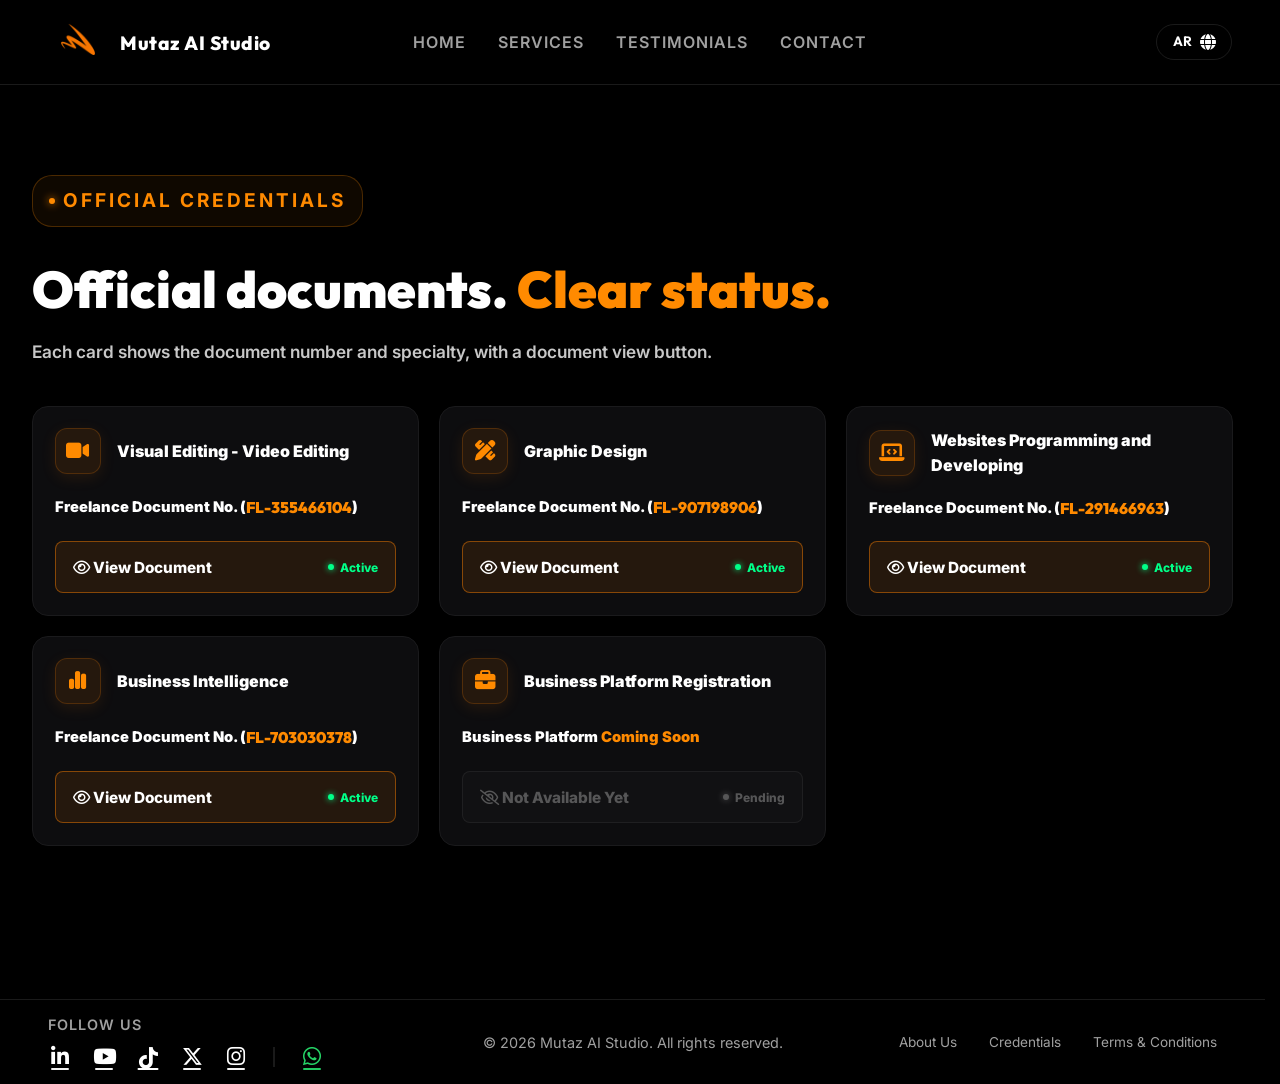
<file: credentials-en.html>
<!DOCTYPE html>
<html lang="en" dir="ltr">
<head>
<meta charset="UTF-8">
<meta name="viewport" content="width=device-width, initial-scale=1.0">
<title>Mutaz AI Studio</title>
<link rel="icon" type="image/png" href="favicon.png?v=2">
<link rel="apple-touch-icon" href="favicon.png?v=2">
<meta name="description" content="Official credentials for Mutaz AI Studio.">
<meta name="color-scheme" content="dark">
<link rel="preconnect" href="https://fonts.googleapis.com">
<link rel="preconnect" href="https://fonts.gstatic.com" crossorigin>
<link href="https://fonts.googleapis.com/css2?family=Inter:wght@400;500;600;700;800;900&family=Outfit:wght@400;700;800&display=swap" rel="stylesheet">
<link rel="stylesheet" href="https://cdnjs.cloudflare.com/ajax/libs/font-awesome/6.5.1/css/all.min.css">
<style>
  :root {
    --bg: #000000;
    --surface: #050505;
    --card: #0b0b0b;
    --border: rgba(255, 255, 255, 0.1);
    --accent: #ff8a00;
    --text: #ffffff;
    --muted: #a0a0a0;
    --soft: #c8c8c8;
    --green: #00ff88;
  }

  * { margin: 0; padding: 0; box-sizing: border-box; }

  html { scroll-behavior: smooth; scrollbar-gutter: stable; }

  body {
    min-height: 100vh;
    background: var(--bg);
    color: var(--text);
    font-family: 'Inter', sans-serif;
    overflow-x: hidden;
    display: flex;
    flex-direction: column;
  }



















  .credentials-page {
    flex: 1;
    padding-top: 85px;
  }

  .credentials-wrap {
    width: min(1240px, calc(100% - 4rem));
    margin: 0 auto;
  }

  .credentials-hero {
    padding: clamp(4rem, 7vw, 6rem) 0 2.3rem;
    text-align: start;
  }

  .hero-tag {
    display: inline-flex;
    align-items: center;
    gap: 8px;
    font-size: 19px;
    line-height: 2;
    font-weight: 700;
    letter-spacing: 3px;
    text-transform: uppercase;
    color: var(--accent);
    border: 1px solid rgba(255,138,0,0.25);
    padding: 6px 16px;
    border-radius: 20px;
    background: rgba(255,138,0,0.06);
    margin-bottom: 32px;
    width: fit-content;
    animation: fadeDown 0.8s ease both;
  }

  .hero-tag::before {
    content: "";
    width: 6px;
    height: 6px;
    border-radius: 50%;
    background: var(--accent);
    box-shadow: 0 0 8px var(--accent);
    animation: pulse 2s infinite;
  }

  .credentials-title {
    font-family: 'Outfit', sans-serif;
    font-size: clamp(2rem, 4vw, 3.9rem);
    font-weight: 900;
    line-height: 1.2;
    letter-spacing: 0;
    max-width: 820px;
    margin: 0 0 1rem;
    white-space: nowrap;
  }

  .credentials-title span { color: var(--accent); }

  .credentials-subtitle {
    max-width: 740px;
    margin: 0;
    color: var(--soft);
    font-size: clamp(0.95rem, 1.35vw, 1.12rem);
    line-height: 1.9;
    font-weight: 600;
  }

  @keyframes fadeDown {
    from { opacity: 0; transform: translateY(-16px); }
    to { opacity: 1; transform: translateY(0); }
  }

  @keyframes pulse {
    0%, 100% { opacity: 1; }
    50% { opacity: 0.4; }
  }

  .credentials-grid {
    display: grid;
    grid-template-columns: repeat(3, 1fr);
    gap: 1.25rem;
    align-items: stretch;
    padding-bottom: clamp(4rem, 7vw, 6rem);
  }

  .credential-card {
    min-width: 0;
    min-height: 210px;
    height: 100%;
    border: 1px solid #1a1a1c;
    border-radius: 16px;
    background: #0d0d0f;
    padding: 1.35rem;
    display: flex;
    flex-direction: column;
    justify-content: space-between;
    gap: 1rem;
    box-sizing: border-box;
    transition: transform 0.15s ease-out, border-color 0.15s ease-out, background-color 0.15s ease-out;
  }

  .credential-card:hover {
    background: #121214;
    border-color: rgba(255, 128, 0, 0.4);
    transform: translateY(-5px);
  }

  .credential-top {
    display: flex;
    align-items: center;
    gap: 1rem;
    min-width: 0;
  }

  .credential-icon-wrap {
    flex-shrink: 0;
    width: 46px;
    height: 46px;
    background: rgba(255, 128, 0, 0.1);
    border-radius: 12px;
    display: flex;
    justify-content: center;
    align-items: center;
    color: var(--accent);
    font-size: 1.28rem;
    border: 1px solid rgba(255, 128, 0, 0.2);
    box-shadow: 0 4px 15px rgba(255, 128, 0, 0.1);
  }

  .credential-info {
    display: flex;
    flex-direction: column;
    gap: 0.45rem;
    min-width: 0;
  }

  .credential-specialty {
    color: #ffffff;
    font-size: clamp(1rem, 1.15vw, 1.18rem);
    line-height: 1.55;
    font-weight: 900;
    overflow-wrap: anywhere;
  }

  .credential-document-line {
    color: #ffffff;
    font-size: clamp(0.92rem, 1vw, 1rem);
    line-height: 1.55;
    font-weight: 900;
    overflow-wrap: anywhere;
  }

  .credential-number-group {
    display: inline-flex;
    direction: ltr;
    unicode-bidi: isolate;
    white-space: nowrap;
  }

  .credential-paren {
    color: #ffffff;
  }

  .credential-number-inline {
    color: var(--accent);
    font-family: 'Outfit', sans-serif;
    font-size: 1.05em;
    font-weight: 900;
  }

  .credential-coming-soon {
    color: var(--accent);
    font-family: inherit;
    font-size: inherit;
    font-weight: inherit;
  }

  .credential-actions {
    width: 100%;
    display: block;
  }

  .document-button {
    width: 100%;
    min-height: 52px;
    padding: 0 1.1rem;
    border: 1px solid rgba(255, 128, 0, 0.45);
    border-radius: 8px;
    background: rgba(255, 128, 0, 0.1);
    color: var(--text);
    cursor: pointer;
    display: inline-flex;
    align-items: center;
    justify-content: space-between;
    gap: 1rem;
    font: inherit;
    font-size: 0.96rem;
    font-weight: 800;
    transition: all 0.2s ease;
  }

  .document-button:hover {
    transform: translateY(-2px);
    color: #080808;
    border-color: var(--accent);
    background: var(--accent);
    box-shadow: 0 10px 24px rgba(255, 128, 0, 0.2);
  }

  .document-button:active {
    transform: translateY(0);
  }

  .document-button:not(:disabled):active {
    color: #080808;
    border-color: #d96d00;
    background: #d96d00;
    box-shadow: 0 6px 16px rgba(255, 128, 0, 0.16);
  }

  .document-button:disabled {
    cursor: not-allowed;
    opacity: 0.5;
    color: var(--muted);
    background: rgba(255,255,255,0.04);
    border-color: rgba(255,255,255,0.12);
    transform: none;
    box-shadow: none;
  }

  .credential-status {
    flex-shrink: 0;
    display: inline-flex;
    align-items: center;
    justify-content: center;
    gap: 6px;
    min-height: 0;
    padding: 0;
    border: 0;
    border-radius: 0;
    white-space: nowrap;
    font-size: clamp(0.75rem, 0.9vw, 0.85rem);
    font-weight: 800;
  }

  .document-button .btn-text {
    white-space: nowrap;
  }

  .credential-status::before {
    content: "";
    width: 6px;
    height: 6px;
    border-radius: 50%;
    background-color: currentColor;
    box-shadow: 0 0 6px currentColor;
  }

  .credential-card.is-active .credential-status { color: #00ff88; }
  .credential-card.is-expiring .credential-status { color: var(--accent); }
  .credential-card.is-expired .credential-status { color: #ff4d4d; }
  .credential-card.is-pending .credential-status { color: var(--muted); }

  .credential-card.is-expired .document-button {
    border-color: rgba(255, 77, 77, 0.5);
    background: rgba(255, 77, 77, 0.08);
  }

  .credential-card.is-expiring .document-button {
    border-color: rgba(255, 128, 0, 0.58);
    background: rgba(255, 128, 0, 0.12);
  }

  .credential-card.is-expired .document-button:not(:disabled):hover {
    border-color: #ff4d4d;
    background: #ff4d4d;
    box-shadow: 0 10px 24px rgba(255, 77, 77, 0.18);
  }

  .credential-card.is-expired .document-button:not(:disabled):active {
    border-color: #d83d3d;
    background: #d83d3d;
    box-shadow: 0 6px 16px rgba(255, 77, 77, 0.16);
  }

  .document-button:not(:disabled):hover .credential-status {
    color: #080808;
    border-color: rgba(8, 8, 8, 0.35);
    box-shadow: none;
  }

  @media (max-width: 1024px) {
    .credentials-title {
      font-size: clamp(2rem, 4vw, 3.9rem);
    }

    .credentials-grid {
      grid-template-columns: repeat(2, minmax(0, 1fr));
    }
  }

  @media (max-width: 768px) {
    .credentials-page {
      padding-top: 7rem;
    }

    .credentials-wrap {
      width: min(1240px, calc(100% - 2rem));
    }

    .hero-tag {
      line-height: 1.47;
    }

    .credentials-title {
      font-size: 1.15rem;
      line-height: 2.087;
    }

    .credentials-grid {
      grid-template-columns: 1fr;
      gap: 0.95rem;
    }

    .credential-card {
      min-height: 0;
      padding: 1.05rem 0.95rem;
      border-radius: 12px;
      gap: 0.85rem;
      background:
        linear-gradient(180deg, rgba(255, 255, 255, 0.045), rgba(255, 255, 255, 0.015)),
        #0b0b0d;
      border: 1.5px solid rgba(255, 255, 255, 0.2);
      box-shadow: inset 0 1px 0 rgba(255,255,255,0.06), 0 0.75rem 1.8rem rgba(0,0,0,0.28);
    }

    .credential-icon-wrap {
      width: 38px;
      height: 38px;
      border-radius: 10px;
      font-size: 1.05rem;
    }

    .document-button {
      min-height: 48px;
      padding: 0 0.95rem;
    }
  }

  @media (max-width: 360px) {
    .credentials-title {
      font-size: 1rem;
    }
  }

  .document-modal[hidden] { display: none; }

  .document-modal {
    position: fixed;
    inset: 0;
    z-index: 2200;
    display: grid;
    place-items: center;
    padding: 1.5rem;
  }

  .document-modal-backdrop {
    position: absolute;
    inset: 0;
    background: rgba(0,0,0,0.72);
    backdrop-filter: blur(10px);
    -webkit-backdrop-filter: blur(10px);
  }

  .document-modal-panel {
    position: relative;
    z-index: 1;
    width: min(520px, 100%);
    border: 1px solid rgba(255,138,0,0.25);
    border-radius: 16px;
    background: #0d0d0f;
    padding: 1.5rem;
    box-shadow: 0 24px 80px rgba(0,0,0,0.45);
  }

  .document-modal-close {
    position: absolute;
    top: 0.9rem;
    right: 0.9rem;
    width: 38px;
    height: 38px;
    border-radius: 999px;
    border: 1px solid rgba(255,255,255,0.12);
    background: rgba(255,255,255,0.04);
    color: #ffffff;
    cursor: pointer;
    font-size: 1rem;
  }

  .document-modal-icon {
    width: 52px;
    height: 52px;
    border-radius: 14px;
    display: inline-flex;
    align-items: center;
    justify-content: center;
    color: var(--accent);
    background: rgba(255,138,0,0.1);
    border: 1px solid rgba(255,138,0,0.22);
    margin-bottom: 1rem;
  }

  .document-modal-panel h2 {
    max-width: calc(100% - 3rem);
    font-size: clamp(1.1rem, 2vw, 1.35rem);
    line-height: 1.35;
    margin-bottom: 0.65rem;
  }

  .document-modal-panel p {
    color: var(--soft);
    font-size: 0.98rem;
    line-height: 1.7;
    font-weight: 600;
  }

  </style>
<style>
.top-controls { display: none !important; }
.navbar {
    display: flex;
    justify-content: space-between;
    align-items: center;
    position: fixed;
    top: 0;
    left: 0;
    right: 0;
    width: 100%;
    z-index: 1000;
    background: #000000;
    border-bottom: 1px solid rgba(255, 255, 255, 0.1);
    height: 85px;
    padding: 0 3rem;
    box-sizing: border-box;
}
.nav-left,
.nav-right {
    flex: 1;
    display: flex;
    align-items: center;
}
.nav-left { justify-content: flex-start; }
.nav-right {
    justify-content: flex-end;
    gap: 1rem;
}
.brand-name {
    font-family: 'Outfit', sans-serif !important;
    font-size: 1.2rem;
    font-weight: 800;
    letter-spacing: 0.5px;
    color: #ffffff;
    margin-left: 0.75rem;
    line-height: 1;
    margin-top: 4px;
}
.logo-img {
    height: 60px;
    width: auto;
    object-fit: contain;
    mix-blend-mode: screen;
}
.nav-center {
    display: flex;
    justify-content: center;
    flex: 2;
    gap: 2rem;
}
.nav-center a {
    color: #a0a0a0;
    text-decoration: none;
    font-size: 1rem;
    font-weight: 600;
    letter-spacing: 1px;
    transition: color 0.3s ease;
    position: relative;
}
.nav-center a:hover {
    color: #ffffff;
    text-shadow: 0 0 1px #ffffff;
}
.nav-center a::after {
    content: '';
    position: absolute;
    bottom: -4px;
    left: 0;
    width: 0;
    height: 2px;
    background-color: #FF8000;
    transition: width 0.3s ease;
}
.nav-center a:hover::after { width: 100%; }
.toggle-btn {
    background: transparent;
    border: 1px solid rgba(255, 255, 255, 0.1);
    color: #ffffff;
    width: 76px;
    height: 36px;
    box-sizing: border-box;
    padding: 0;
    border-radius: 20px;
    cursor: pointer;
    display: flex;
    flex-shrink: 0;
    align-items: center;
    justify-content: center;
    gap: 8px;
    font-size: 0.85rem;
    font-family: inherit;
    transition: all 0.3s ease;
}
.toggle-btn .lang-text {
    width: 20px;
    text-align: center;
    font-family: 'Outfit', sans-serif;
    font-weight: 700;
    line-height: 1;
}
.toggle-btn i {
    width: 16px;
    height: 16px;
    font-size: 16px;
    line-height: 1;
    display: inline-flex;
    align-items: center;
    justify-content: center;
    flex: 0 0 16px;
}
.toggle-btn:hover {
    background: rgba(255, 255, 255, 0.05);
    border-color: #ffffff;
}
.footer {
    display: flex;
    justify-content: space-between;
    align-items: center;
    height: 85px;
    margin: 64px 0 0;
    padding: 0 3rem;
    box-sizing: border-box;
    border-top: 1px solid rgba(255, 255, 255, 0.1);
    background: #000000;
    z-index: 100;
}
.footer-left {
    display: flex;
    flex-direction: column;
    gap: 0.75rem;
    flex: 1;
}
.social-row {
    display: inline-flex;
    align-items: flex-end;
    gap: 1.25rem;
    direction: inherit;
}
.social-primary {
    display: inline-flex;
    flex-direction: column;
    align-items: flex-start;
    gap: 0.75rem;
}
[dir="rtl"] .social-primary { align-items: flex-end; }
.social-title {
    display: block;
    font-size: 0.9rem;
    color: #a0a0a0;
    font-weight: 600;
    text-transform: uppercase;
    letter-spacing: 1px;
    text-align: start;
}
[dir="rtl"] .social-title {
    align-self: flex-end;
    font-size: 1rem;
    font-weight: 800;
    text-align: right;
    width: 100%;
    letter-spacing: 0;
}
.social-links {
    display: flex;
    gap: 1.25rem;
    align-items: center;
}
.social-links a {
    color: #ffffff;
    font-size: 1.3rem;
    transition: color 0.3s ease, transform 0.3s ease;
    width: 24px;
    height: 24px;
    display: inline-flex;
    align-items: center;
    justify-content: center;
    line-height: 1;
    overflow: visible;
    text-decoration: none;
}
.social-links a i,
.wa-link i {
    display: inline-flex;
    align-items: center;
    justify-content: center;
    line-height: 1;
}
.social-links a[aria-label="TikTok"] i {
    font-size: 1.36rem;
    transform: translateY(1px);
}
.social-links a:hover {
    color: #FF8000;
    transform: translateY(-3px);
}
.social-divider {
    width: 2px;
    height: 20px;
    background: rgba(255, 255, 255, 0.1);
    margin: 0 5px;
    align-self: flex-end;
    margin-bottom: 2px;
}
.wa-link {
    color: #25D366 !important;
    width: 24px;
    height: 24px;
    display: inline-flex;
    align-items: center;
    justify-content: center;
    font-size: 1.3rem;
    line-height: 1;
    transition: color 0.3s ease, transform 0.3s ease;
    text-decoration: none;
}
.wa-link:hover {
    color: #1ebe5d !important;
    transform: translateY(-3px) scale(1.1);
}
.footer-center {
    flex: 1;
    display: flex;
    justify-content: center;
}
.copyright {
    color: #a0a0a0;
    font-size: 0.9rem;
}
.footer-right {
    flex: 1;
    display: flex;
    justify-content: flex-end;
}
.footer-links {
    display: flex;
    gap: 2rem;
}
.footer-links a {
    color: #a0a0a0;
    text-decoration: none;
    font-size: 0.85rem;
    transition: color 0.3s ease;
}
.footer-links a:hover { color: #ffffff; }
@media (max-width: 768px) {
    .navbar {
        height: 72px;
        padding: 0 1.1rem;
    }
    .nav-center,
    .nav-right { display: none; }
    .logo-img { height: 46px; }
    .brand-name {
        font-size: 0.95rem;
        max-width: none;
        white-space: nowrap;
    }
    .footer {
        flex-direction: column;
        gap: 1.15rem;
        margin: 36px 0 0;
        padding: 1.5rem 1rem;
        text-align: center;
        height: auto;
    }
    .footer-left {
        order: 1;
        align-items: center;
        width: 100%;
    }
    .social-row {
        justify-content: center;
        flex-wrap: nowrap;
    }
    .social-primary { align-items: flex-start; }
    [dir="rtl"] .social-primary { align-items: flex-end; }
    .social-title {
        text-align: start;
        width: auto;
    }
    .social-links {
        justify-content: center;
        flex-wrap: nowrap;
    }
    .footer-right {
        order: 2;
        justify-content: center;
        width: 100%;
    }
    .footer-links {
        justify-content: center;
        gap: 1.25rem;
        flex-wrap: wrap;
    }
    .footer-center {
        order: 3;
        justify-content: center;
        width: 100%;
    }
}
</style>
  <link rel="stylesheet" href="subpage-nav.css?v=7">
</head>
<body>
<nav class="navbar">
    <div class="nav-left">
        <div class="brand-logo">
            <img src="logo.png" alt="Mutaz AI Studio Logo" class="logo-img">
        </div>
        <span class="brand-name">Mutaz AI Studio</span>
    </div>

    <div class="nav-center">
        <a href="index.html#home" class="nav-link">HOME</a>
        <a href="index.html#services" class="nav-link">SERVICES</a>
        <a href="index.html#testimonials" class="nav-link">TESTIMONIALS</a>
        <a href="index.html#contact" class="nav-link">CONTACT</a>
    </div>

    <div class="nav-right">
        <button class="toggle-btn" onclick="toggleSubpageLang()">
            <span class="lang-text">AR</span>
            <i class="fa-solid fa-globe"></i>
        </button>
    </div>
    <button class="mobile-menu-toggle" id="mobile-menu-toggle" aria-label="Open menu" aria-controls="mobile-menu" aria-expanded="false">
        <span></span>
        <span></span>
        <span></span>
    </button>
</nav>

<div class="mobile-menu" id="mobile-menu" aria-hidden="true">
    <div class="mobile-menu-panel">
        <a href="index.html#home" class="mobile-nav-link">HOME</a>
        <a href="index.html#services" class="mobile-nav-link">SERVICES</a>
        <a href="index.html#testimonials" class="mobile-nav-link">TESTIMONIALS</a>
        <a href="index.html#contact" class="mobile-nav-link">CONTACT</a>
        <button class="mobile-lang-toggle" type="button" onclick="toggleSubpageLang()">
            <span>AR</span>
            <i class="fa-solid fa-globe"></i>
        </button>
    </div>
</div>

<script>
function toggleSubpageLang() {
    const routeMap = {
        'about-us': 'about-us-en',
        'about-us-en': 'about-us',
        'credentials': 'credentials-en',
        'credentials-en': 'credentials',
        'terms-final-ar': 'terms-final-en',
        'terms-final-en': 'terms-final-ar'
    };
    const currentPath = window.location.pathname.replace(/\/$/, '');
    const pathParts = currentPath.split('/');
    const currentFile = pathParts.pop() || '';
    const hasHtml = currentFile.endsWith('.html');
    const currentPage = hasHtml ? currentFile.slice(0, -5) : currentFile;
    const nextPage = routeMap[currentPage];
    if (!nextPage) return;

    pathParts.push(`${nextPage}${hasHtml ? '.html' : ''}`);
    localStorage.setItem('lang', nextPage.endsWith('-en') ? 'en' : 'ar');
    window.location.href = `${pathParts.join('/')}${window.location.search}${window.location.hash}`;
}
</script>

  <main class="credentials-page">
  <div class="credentials-wrap">
    <section class="credentials-hero" aria-labelledby="credentials-title">
      <div class="hero-tag">Official Credentials</div>
      <h1 class="credentials-title" id="credentials-title">Official documents. <span>Clear status.</span></h1>
      <p class="credentials-subtitle">
        Each card shows the document number and specialty, with a document view button.
      </p>
    </section>

    <section class="credentials-grid" aria-label="Credentials list">
      <article class="credential-card is-active" data-status="active" data-expiry="2027-05-11" data-document="documents/ilovepdf_merged%20(1)%20(2)-3.pdf" data-document-title="Freelance Document No. (FL-355466104)">
        <div class="credential-top">
          <div class="credential-icon-wrap"><i class="fa-solid fa-video"></i></div>
          <h2 class="credential-specialty">Visual Editing - Video Editing</h2>
        </div>
        <div class="credential-info">
          <p class="credential-document-line">Freelance Document No. <span class="credential-number-group"><span class="credential-paren">(</span><span class="credential-number-inline">FL-355466104</span><span class="credential-paren">)</span></span></p>
        </div>
        <div class="credential-actions">
          <button class="document-button" type="button" data-document-button>
            <span class="btn-text"><i class="fa-regular fa-eye"></i> View Document</span>
            <span class="credential-status" data-status-label>Active</span>
          </button>
        </div>
      </article>

      <article class="credential-card is-active" data-status="active" data-expiry="2027-05-07" data-document="documents/ilovepdf_merged%20(1)%20(2)-2.pdf" data-document-title="Freelance Document No. (FL-907198906)">
        <div class="credential-top">
          <div class="credential-icon-wrap"><i class="fa-solid fa-pen-ruler"></i></div>
          <h2 class="credential-specialty">Graphic Design</h2>
        </div>
        <div class="credential-info">
          <p class="credential-document-line">Freelance Document No. <span class="credential-number-group"><span class="credential-paren">(</span><span class="credential-number-inline">FL-907198906</span><span class="credential-paren">)</span></span></p>
        </div>
        <div class="credential-actions">
          <button class="document-button" type="button" data-document-button>
            <span class="btn-text"><i class="fa-regular fa-eye"></i> View Document</span>
            <span class="credential-status" data-status-label>Active</span>
          </button>
        </div>
      </article>

      <article class="credential-card is-active" data-status="active" data-expiry="2027-05-10" data-document="documents/ilovepdf_merged%20(1)%20(2)-1.pdf" data-document-title="Freelance Document No. (FL-291466963)">
        <div class="credential-top">
          <div class="credential-icon-wrap"><i class="fa-solid fa-laptop-code"></i></div>
          <h2 class="credential-specialty">Websites Programming and Developing</h2>
        </div>
        <div class="credential-info">
          <p class="credential-document-line">Freelance Document No. <span class="credential-number-group"><span class="credential-paren">(</span><span class="credential-number-inline">FL-291466963</span><span class="credential-paren">)</span></span></p>
        </div>
        <div class="credential-actions">
          <button class="document-button" type="button" data-document-button>
            <span class="btn-text"><i class="fa-regular fa-eye"></i> View Document</span>
            <span class="credential-status" data-status-label>Active</span>
          </button>
        </div>
      </article>

      <article class="credential-card is-active" data-status="active" data-expiry="2027-05-10" data-document="documents/ilovepdf_merged%20(1)%20(2)-4.pdf" data-document-title="Freelance Document No. (FL-703030378)">
        <div class="credential-top">
          <div class="credential-icon-wrap"><i class="fa-solid fa-chart-simple"></i></div>
          <h2 class="credential-specialty">Business Intelligence</h2>
        </div>
        <div class="credential-info">
          <p class="credential-document-line">Freelance Document No. <span class="credential-number-group"><span class="credential-paren">(</span><span class="credential-number-inline">FL-703030378</span><span class="credential-paren">)</span></span></p>
        </div>
        <div class="credential-actions">
          <button class="document-button" type="button" data-document-button>
            <span class="btn-text"><i class="fa-regular fa-eye"></i> View Document</span>
            <span class="credential-status" data-status-label>Active</span>
          </button>
        </div>
      </article>

      <article class="credential-card is-pending" data-status="pending" data-expiry="" data-document="" data-document-title="Business Platform Registration">
        <div class="credential-top">
          <div class="credential-icon-wrap"><i class="fa-solid fa-briefcase"></i></div>
          <h2 class="credential-specialty">Business Platform Registration</h2>
        </div>
        <div class="credential-info">
          <p class="credential-document-line">Business Platform <span class="credential-coming-soon">Coming Soon</span></p>
        </div>
        <div class="credential-actions">
          <button class="document-button" type="button" disabled>
            <span class="btn-text"><i class="fa-regular fa-eye-slash"></i> Not Available Yet</span>
            <span class="credential-status" data-status-label>Pending</span>
          </button>
        </div>
      </article>
    </section>
  </div>
</main>

<div class="document-modal" id="document-modal" hidden>
  <div class="document-modal-backdrop" data-document-close></div>
  <div class="document-modal-panel" role="dialog" aria-modal="true" aria-labelledby="document-modal-title">
    <button class="document-modal-close" type="button" aria-label="Close" data-document-close>
      <i class="fa-solid fa-xmark"></i>
    </button>
    <div class="document-modal-icon"><i class="fa-regular fa-eye"></i></div>
    <h2 id="document-modal-title">View Document</h2>
    <p>The view button is ready. Once the redacted document copy is added, it will open directly from here without changing the page design.</p>
  </div>
</div>

<footer class="footer">
  <div class="footer-left">
    <div class="social-row">
      <div class="social-primary">
        <span class="social-title">Follow Us</span>
        <div class="social-links">
          <a href="https://www.linkedin.com/company/mutaz-ai-studio/" aria-label="LinkedIn" target="_blank" rel="noopener"><i class="fa-brands fa-linkedin-in"></i></a>
          <a href="https://www.youtube.com/@MutazAIStudio" aria-label="YouTube" target="_blank" rel="noopener"><i class="fa-brands fa-youtube"></i></a>
          <a href="https://www.tiktok.com/@mutazaistudio" aria-label="TikTok" target="_blank" rel="noopener"><i class="fa-brands fa-tiktok"></i></a>
          <a href="https://x.com/MutazAIStudio" aria-label="X (Twitter)" target="_blank" rel="noopener"><i class="fa-brands fa-x-twitter"></i></a>
          <a href="https://www.instagram.com/mutazaistudio/" aria-label="Instagram" target="_blank" rel="noopener"><i class="fa-brands fa-instagram"></i></a>
        </div>
      </div>
      <span class="social-divider"></span>
      <a href="https://wa.me/966530536631" class="wa-link" aria-label="WhatsApp" target="_blank" rel="noopener"><i class="fa-brands fa-whatsapp"></i></a>
    </div>
  </div>
  <div class="footer-center">
    <span class="copyright">© 2026 Mutaz AI Studio. All rights reserved.</span>
  </div>
  <div class="footer-right">
    <div class="footer-links">
      <a href="about-us-en.html">About Us</a>
      <a href="credentials-en.html">Credentials</a>
      <a href="terms-final-en.html">Terms & Conditions</a>
    </div>
  </div>
</footer>

<script>


  document.addEventListener('DOMContentLoaded', function () {
    const statusLabels = {
      active: 'Active',
      expiring: 'Ending Soon',
      expired: 'Expired',
      pending: 'Pending'
    };

    const getStatusFromExpiry = (expiryValue, fallbackStatus) => {
      if (!expiryValue) return fallbackStatus || 'active';

      const expiry = new Date(`${expiryValue}T23:59:59`);
      if (Number.isNaN(expiry.getTime())) return fallbackStatus || 'active';

      const today = new Date();
      today.setHours(0, 0, 0, 0);
      const daysLeft = Math.ceil((expiry - today) / 86400000);

      if (daysLeft < 0) return 'expired';
      if (daysLeft < 30) return 'expiring';
      return 'active';
    };

    document.querySelectorAll('.credential-card').forEach((card) => {
      const status = getStatusFromExpiry(card.dataset.expiry, card.dataset.status);
      card.classList.remove('is-active', 'is-expiring', 'is-expired', 'is-pending');
      card.classList.add(`is-${status}`);

      const label = card.querySelector('[data-status-label]');
      if (label) label.textContent = statusLabels[status] || statusLabels.active;
    });

    const documentModal = document.getElementById('document-modal');
    const documentModalTitle = document.getElementById('document-modal-title');
    const closeDocumentModal = () => {
      if (!documentModal) return;
      documentModal.hidden = true;
      document.body.style.overflow = '';
    };

    document.querySelectorAll('[data-document-button]').forEach((button) => {
      button.addEventListener('click', () => {
        const card = button.closest('.credential-card');
        const documentUrl = card ? card.dataset.document : '';

        if (documentUrl) {
          window.open(documentUrl, '_blank', 'noopener');
          return;
        }

        if (documentModal && documentModalTitle && card) {
          documentModalTitle.textContent = card.dataset.documentTitle || 'View Document';
          documentModal.hidden = false;
          document.body.style.overflow = 'hidden';
        }
      });
    });

    document.querySelectorAll('[data-document-close]').forEach((item) => {
      item.addEventListener('click', closeDocumentModal);
    });

    document.addEventListener('keydown', (event) => {
      if (event.key === 'Escape') closeDocumentModal();
    });

    const mobileMenuToggle = document.getElementById('mobile-menu-toggle');
    const mobileMenu = document.getElementById('mobile-menu');
    if (mobileMenuToggle && mobileMenu) {
      const setMobileMenu = (open) => {
        mobileMenuToggle.classList.toggle('is-open', open);
        mobileMenu.classList.toggle('is-open', open);
        mobileMenuToggle.setAttribute('aria-expanded', String(open));
        mobileMenu.setAttribute('aria-hidden', String(!open));
        document.body.classList.toggle('mobile-menu-open', open);
      };

      mobileMenuToggle.addEventListener('click', () => {
        setMobileMenu(!mobileMenu.classList.contains('is-open'));
      });

      mobileMenu.querySelectorAll('a, button').forEach((item) => {
        item.addEventListener('click', () => setMobileMenu(false));
      });

      window.addEventListener('resize', () => {
        if (window.innerWidth > 1024) setMobileMenu(false);
      });
    }
  });
</script>
</body>
</html>
</file>
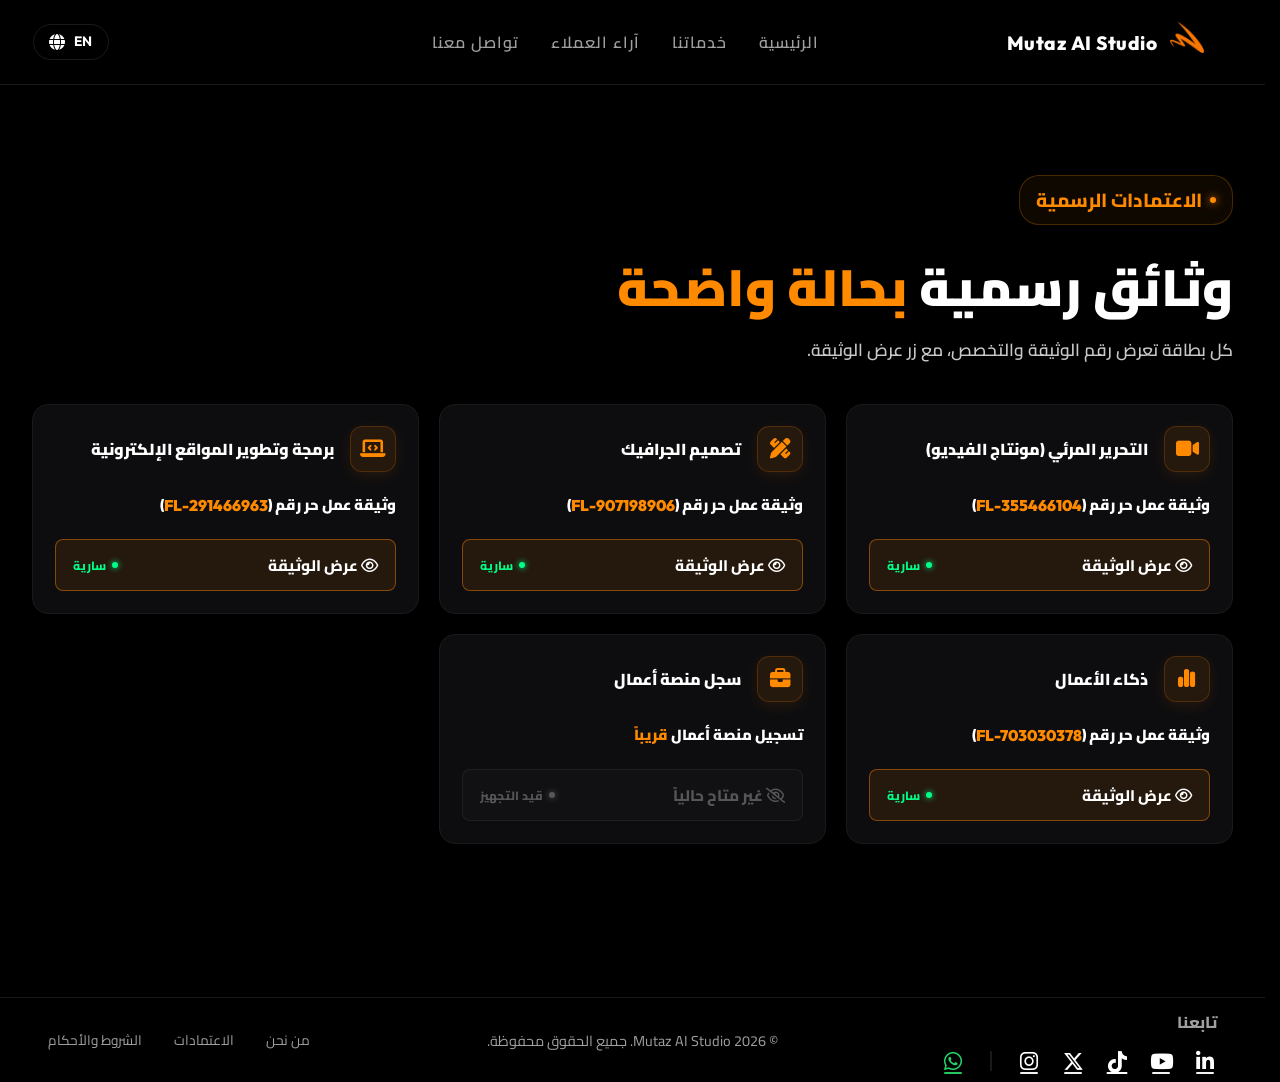
<file: credentials.html>
<!DOCTYPE html>
<html lang="ar" dir="rtl">

<head>
  <meta charset="UTF-8">
  <meta name="viewport" content="width=device-width, initial-scale=1.0">
  <title>Mutaz AI Studio</title>
  <link rel="icon" type="image/png" href="favicon.png?v=2">
  <link rel="apple-touch-icon" href="favicon.png?v=2">
  <meta name="description" content="الاعتمادات الرسمية لمنصة Mutaz AI Studio.">
  <meta name="color-scheme" content="dark">
  <link rel="preconnect" href="https://fonts.googleapis.com">
  <link rel="preconnect" href="https://fonts.gstatic.com" crossorigin>
  <link
    href="https://fonts.googleapis.com/css2?family=Cairo:wght@400;600;700;800;900&family=Outfit:wght@400;700;800&display=swap"
    rel="stylesheet">
  <link rel="stylesheet" href="https://cdnjs.cloudflare.com/ajax/libs/font-awesome/6.5.1/css/all.min.css">
  <style>
    :root {
      --bg: #000000;
      --card: #0d0d0f;
      --card-hover: #121214;
      --border: rgba(255, 255, 255, 0.1);
      --accent: #ff8a00;
      --text: #ffffff;
      --muted: #a0a0a0;
      --soft: #c8c8c8;
    }

    * {
      margin: 0;
      padding: 0;
      box-sizing: border-box;
    }

    html {
      scroll-behavior: smooth;
      scrollbar-gutter: stable;
    }

    body {
      min-height: 100vh;
      background: var(--bg);
      color: var(--text);
      font-family: 'Cairo', sans-serif;
      overflow-x: hidden;
      display: flex;
      flex-direction: column;
    }





























    .credentials-page {
      flex: 1;
      padding-top: 85px;
    }

    .credentials-wrap {
      width: min(1240px, calc(100% - 4rem));
      margin: 0 auto;
    }

    .credentials-hero {
      padding: clamp(4rem, 7vw, 6rem) 0 2.3rem;
      text-align: start;
    }

    .hero-tag {
      display: inline-flex;
      align-items: center;
      gap: 8px;
      font-size: 19px;
      font-weight: 700;
      color: var(--accent);
      border: 1px solid rgba(255, 138, 0, 0.25);
      padding: 6px 16px;
      border-radius: 20px;
      background: rgba(255, 138, 0, 0.06);
      margin-bottom: 32px;
      width: fit-content;
      animation: fadeDown 0.8s ease both;
    }

    [dir="rtl"] .hero-tag {
      font-weight: 800;
      letter-spacing: 0;
    }

    .hero-tag::before {
      content: "";
      width: 6px;
      height: 6px;
      border-radius: 50%;
      background: var(--accent);
      box-shadow: 0 0 8px var(--accent);
      animation: pulse 2s infinite;
    }

    .credentials-title {
      font-size: clamp(2rem, 4vw, 3.9rem);
      font-weight: 900;
      line-height: 1.2;
      letter-spacing: 0;
      max-width: 820px;
      margin: 0 0 1rem;
    }

    .credentials-title span {
      color: var(--accent);
    }

    .credentials-subtitle {
      max-width: 740px;
      margin: 0;
      color: var(--soft);
      font-size: clamp(0.95rem, 1.35vw, 1.16rem);
      line-height: 1.9;
      font-weight: 600;
    }

    @keyframes fadeDown {
      from { opacity: 0; transform: translateY(-16px); }
      to { opacity: 1; transform: translateY(0); }
    }

    @keyframes pulse {
      0%, 100% { opacity: 1; }
      50% { opacity: 0.4; }
    }

    .credentials-grid {
      display: grid;
      grid-template-columns: repeat(3, 1fr);
      gap: 1.25rem;
      align-items: stretch;
      padding-bottom: clamp(4rem, 7vw, 6rem);
    }

    .credential-card {
      min-width: 0;
      min-height: 210px;
      height: 100%;
      border: 1px solid #1a1a1c;
      border-radius: 16px;
      background: #0d0d0f;
      padding: 1.35rem;
      display: flex;
      flex-direction: column;
      justify-content: space-between;
      gap: 1rem;
      box-sizing: border-box;
      transition: transform 0.15s ease-out, border-color 0.15s ease-out, background-color 0.15s ease-out;
    }

    .credential-card:hover {
      background: #121214;
      border-color: rgba(255, 128, 0, 0.4);
      transform: translateY(-5px);
    }

    .credential-top {
      display: flex;
      align-items: center;
      gap: 1rem;
      min-width: 0;
    }

    .credential-icon-wrap {
      flex-shrink: 0;
      width: 46px;
      height: 46px;
      background: rgba(255, 128, 0, 0.1);
      border-radius: 12px;
      display: flex;
      justify-content: center;
      align-items: center;
      color: var(--accent);
      font-size: 1.28rem;
      border: 1px solid rgba(255, 128, 0, 0.2);
      box-shadow: 0 4px 15px rgba(255, 128, 0, 0.1);
    }

    .credential-info {
      display: flex;
      flex-direction: column;
      gap: 0.45rem;
      min-width: 0;
    }

    .credential-specialty {
      color: #ffffff;
      font-size: clamp(1rem, 1.15vw, 1.18rem);
      line-height: 1.55;
      font-weight: 900;
      overflow-wrap: anywhere;
    }

    .credential-document-line {
      color: #ffffff;
      font-size: clamp(0.92rem, 1vw, 1rem);
      line-height: 1.55;
      font-weight: 900;
      overflow-wrap: anywhere;
    }

    .credential-number-group {
      display: inline-flex;
      direction: ltr;
      unicode-bidi: isolate;
      white-space: nowrap;
    }

    .credential-paren {
      color: #ffffff;
    }

    .credential-number-inline {
      color: var(--accent);
      font-family: 'Outfit', sans-serif;
      font-size: 1.05em;
      font-weight: 900;
    }

    .credential-coming-soon {
      color: var(--accent);
      font-family: inherit;
      font-size: inherit;
      font-weight: inherit;
    }

    .credential-actions {
      width: 100%;
      display: block;
    }

    .document-button {
      width: 100%;
      min-height: 52px;
      padding: 0 1.1rem;
      border: 1px solid rgba(255, 128, 0, 0.45);
      border-radius: 8px;
      background: rgba(255, 128, 0, 0.1);
      color: var(--text);
      cursor: pointer;
      display: inline-flex;
      align-items: center;
      justify-content: space-between;
      gap: 1rem;
      font: inherit;
      font-size: 0.96rem;
      font-weight: 800;
      transition: all 0.2s ease;
    }

    .document-button:hover {
      transform: translateY(-2px);
      color: #080808;
      border-color: var(--accent);
      background: var(--accent);
      box-shadow: 0 10px 24px rgba(255, 128, 0, 0.2);
    }

    .document-button:active {
      transform: translateY(0);
    }

    .document-button:not(:disabled):active {
      color: #080808;
      border-color: #d96d00;
      background: #d96d00;
      box-shadow: 0 6px 16px rgba(255, 128, 0, 0.16);
    }

    .document-button:disabled {
      cursor: not-allowed;
      opacity: 0.5;
      color: var(--muted);
      background: rgba(255, 255, 255, 0.04);
      border-color: rgba(255, 255, 255, 0.12);
      transform: none;
      box-shadow: none;
    }

    .credential-status {
      flex-shrink: 0;
      display: inline-flex;
      align-items: center;
      justify-content: center;
      gap: 6px;
      min-height: 0;
      padding: 0;
      border: 0;
      border-radius: 0;
      white-space: nowrap;
      font-size: clamp(0.75rem, 0.9vw, 0.85rem);
      font-weight: 800;
    }

    .document-button .btn-text {
      white-space: nowrap;
    }

    .credential-status::before {
      content: "";
      width: 6px;
      height: 6px;
      border-radius: 50%;
      background-color: currentColor;
      box-shadow: 0 0 6px currentColor;
    }

    .credential-card.is-active .credential-status { color: #00ff88; }
    .credential-card.is-expiring .credential-status { color: var(--accent); }
    .credential-card.is-expired .credential-status { color: #ff4d4d; }
    .credential-card.is-pending .credential-status { color: var(--muted); }

    .credential-card.is-expired .document-button {
      border-color: rgba(255, 77, 77, 0.5);
      background: rgba(255, 77, 77, 0.08);
    }

    .credential-card.is-expiring .document-button {
      border-color: rgba(255, 128, 0, 0.58);
      background: rgba(255, 128, 0, 0.12);
    }

    .credential-card.is-expired .document-button:not(:disabled):hover {
      border-color: #ff4d4d;
      background: #ff4d4d;
      box-shadow: 0 10px 24px rgba(255, 77, 77, 0.18);
    }

    .credential-card.is-expired .document-button:not(:disabled):active {
      border-color: #d83d3d;
      background: #d83d3d;
      box-shadow: 0 6px 16px rgba(255, 77, 77, 0.16);
    }

    .document-button:not(:disabled):hover .credential-status {
      color: #080808;
      border-color: rgba(8, 8, 8, 0.35);
      box-shadow: none;
    }

    @media (max-width: 1024px) {
      .credentials-grid {
        grid-template-columns: repeat(2, minmax(0, 1fr));
      }
    }

    @media (max-width: 768px) {
      .credentials-page {
        padding-top: 7rem;
      }

      .credentials-grid {
        grid-template-columns: 1fr;
        gap: 0.95rem;
      }

      .credential-card {
        min-height: 0;
        padding: 1.05rem 0.95rem;
        border-radius: 12px;
        gap: 0.85rem;
        background:
          linear-gradient(180deg, rgba(255, 255, 255, 0.045), rgba(255, 255, 255, 0.015)),
          #0b0b0d;
        border: 1.5px solid rgba(255, 255, 255, 0.2);
        box-shadow: inset 0 1px 0 rgba(255,255,255,0.06), 0 0.75rem 1.8rem rgba(0,0,0,0.28);
      }

      .credential-icon-wrap {
        width: 38px;
        height: 38px;
        border-radius: 10px;
        font-size: 1.05rem;
      }

      .document-button {
        min-height: 48px;
        padding: 0 0.95rem;
      }
    }

    .document-modal[hidden] {
      display: none;
    }

    .document-modal {
      position: fixed;
      inset: 0;
      z-index: 2200;
      display: grid;
      place-items: center;
      padding: 1.5rem;
    }

    .document-modal-backdrop {
      position: absolute;
      inset: 0;
      background: rgba(0, 0, 0, 0.72);
      backdrop-filter: blur(10px);
      -webkit-backdrop-filter: blur(10px);
    }

    .document-modal-panel {
      position: relative;
      z-index: 1;
      width: min(520px, 100%);
      border: 1px solid rgba(255, 138, 0, 0.25);
      border-radius: 16px;
      background: #0d0d0f;
      padding: 1.5rem;
      box-shadow: 0 24px 80px rgba(0, 0, 0, 0.45);
    }

    .document-modal-close {
      position: absolute;
      top: 0.9rem;
      inset-inline-end: 0.9rem;
      width: 38px;
      height: 38px;
      border-radius: 999px;
      border: 1px solid rgba(255, 255, 255, 0.12);
      background: rgba(255, 255, 255, 0.04);
      color: #ffffff;
      cursor: pointer;
      font-size: 1rem;
    }

    .document-modal-icon {
      width: 52px;
      height: 52px;
      border-radius: 14px;
      display: inline-flex;
      align-items: center;
      justify-content: center;
      color: var(--accent);
      background: rgba(255, 138, 0, 0.1);
      border: 1px solid rgba(255, 138, 0, 0.22);
      margin-bottom: 1rem;
    }

    .document-modal-panel h2 {
      max-width: calc(100% - 3rem);
      font-size: clamp(1.1rem, 2vw, 1.35rem);
      line-height: 1.5;
      margin-bottom: 0.65rem;
    }

    .document-modal-panel p {
      color: var(--soft);
      font-size: 0.98rem;
      line-height: 1.8;
      font-weight: 600;
    }

    </style>

<style>
.top-controls { display: none !important; }
.navbar {
    display: flex;
    justify-content: space-between;
    align-items: center;
    position: fixed;
    top: 0;
    left: 0;
    right: 0;
    width: 100%;
    z-index: 1000;
    background: #000000;
    border-bottom: 1px solid rgba(255, 255, 255, 0.1);
    height: 85px;
    padding: 0 3rem;
    box-sizing: border-box;
}
.nav-left,
.nav-right {
    flex: 1;
    display: flex;
    align-items: center;
}
.nav-left { justify-content: flex-start; }
.nav-right {
    justify-content: flex-end;
    gap: 1rem;
}
.brand-name {
    font-family: 'Outfit', sans-serif !important;
    font-size: 1.2rem;
    font-weight: 800;
    letter-spacing: 0.5px;
    color: #ffffff;
    margin-left: 0.75rem;
    line-height: 1;
    margin-top: 4px;
}
.logo-img {
    height: 60px;
    width: auto;
    object-fit: contain;
    mix-blend-mode: screen;
}
.nav-center {
    display: flex;
    justify-content: center;
    flex: 2;
    gap: 2rem;
}
.nav-center a {
    color: #a0a0a0;
    text-decoration: none;
    font-size: 1rem;
    font-weight: 600;
    letter-spacing: 1px;
    transition: color 0.3s ease;
    position: relative;
}
.nav-center a:hover {
    color: #ffffff;
    text-shadow: 0 0 1px #ffffff;
}
.nav-center a::after {
    content: '';
    position: absolute;
    bottom: -4px;
    left: 0;
    width: 0;
    height: 2px;
    background-color: #FF8000;
    transition: width 0.3s ease;
}
.nav-center a:hover::after { width: 100%; }
.toggle-btn {
    background: transparent;
    border: 1px solid rgba(255, 255, 255, 0.1);
    color: #ffffff;
    width: 76px;
    height: 36px;
    box-sizing: border-box;
    padding: 0;
    border-radius: 20px;
    cursor: pointer;
    display: flex;
    flex-shrink: 0;
    align-items: center;
    justify-content: center;
    gap: 8px;
    font-size: 0.85rem;
    font-family: inherit;
    transition: all 0.3s ease;
}
.toggle-btn .lang-text {
    width: 20px;
    text-align: center;
    font-family: 'Outfit', sans-serif;
    font-weight: 700;
    line-height: 1;
}
.toggle-btn i {
    width: 16px;
    height: 16px;
    font-size: 16px;
    line-height: 1;
    display: inline-flex;
    align-items: center;
    justify-content: center;
    flex: 0 0 16px;
}
.toggle-btn:hover {
    background: rgba(255, 255, 255, 0.05);
    border-color: #ffffff;
}
.footer {
    display: flex;
    justify-content: space-between;
    align-items: center;
    height: 85px;
    margin: 64px 0 0;
    padding: 0 3rem;
    box-sizing: border-box;
    border-top: 1px solid rgba(255, 255, 255, 0.1);
    background: #000000;
    z-index: 100;
}
.footer-left {
    display: flex;
    flex-direction: column;
    gap: 0.75rem;
    flex: 1;
}
.social-row {
    display: inline-flex;
    align-items: flex-end;
    gap: 1.25rem;
    direction: inherit;
}
.social-primary {
    display: inline-flex;
    flex-direction: column;
    align-items: flex-start;
    gap: 0.75rem;
}
[dir="rtl"] .social-primary { align-items: flex-end; }
.social-title {
    display: block;
    font-size: 0.9rem;
    color: #a0a0a0;
    font-weight: 600;
    text-transform: uppercase;
    letter-spacing: 1px;
    text-align: start;
}
[dir="rtl"] .social-title {
    align-self: flex-end;
    font-size: 1rem;
    font-weight: 800;
    text-align: right;
    width: 100%;
    letter-spacing: 0;
}
.social-links {
    display: flex;
    gap: 1.25rem;
    align-items: center;
}
.social-links a {
    color: #ffffff;
    font-size: 1.3rem;
    transition: color 0.3s ease, transform 0.3s ease;
    width: 24px;
    height: 24px;
    display: inline-flex;
    align-items: center;
    justify-content: center;
    line-height: 1;
    overflow: visible;
    text-decoration: none;
}
.social-links a i,
.wa-link i {
    display: inline-flex;
    align-items: center;
    justify-content: center;
    line-height: 1;
}
.social-links a[aria-label="TikTok"] i {
    font-size: 1.36rem;
    transform: translateY(1px);
}
.social-links a:hover {
    color: #FF8000;
    transform: translateY(-3px);
}
.social-divider {
    width: 2px;
    height: 20px;
    background: rgba(255, 255, 255, 0.1);
    margin: 0 5px;
    align-self: flex-end;
    margin-bottom: 2px;
}
.wa-link {
    color: #25D366 !important;
    width: 24px;
    height: 24px;
    display: inline-flex;
    align-items: center;
    justify-content: center;
    font-size: 1.3rem;
    line-height: 1;
    transition: color 0.3s ease, transform 0.3s ease;
    text-decoration: none;
}
.wa-link:hover {
    color: #1ebe5d !important;
    transform: translateY(-3px) scale(1.1);
}
.footer-center {
    flex: 1;
    display: flex;
    justify-content: center;
}
.copyright {
    color: #a0a0a0;
    font-size: 0.9rem;
}
.footer-right {
    flex: 1;
    display: flex;
    justify-content: flex-end;
}
.footer-links {
    display: flex;
    gap: 2rem;
}
.footer-links a {
    color: #a0a0a0;
    text-decoration: none;
    font-size: 0.85rem;
    transition: color 0.3s ease;
}
.footer-links a:hover { color: #ffffff; }
@media (max-width: 768px) {
    .navbar {
        height: 72px;
        padding: 0 1.1rem;
    }
    .nav-center,
    .nav-right { display: none; }
    .logo-img { height: 46px; }
    .brand-name {
        font-size: 0.95rem;
        max-width: none;
        white-space: nowrap;
    }
    .footer {
        flex-direction: column;
        gap: 1.15rem;
        margin: 36px 0 0;
        padding: 1.5rem 1rem;
        text-align: center;
        height: auto;
    }
    .footer-left {
        order: 1;
        align-items: center;
        width: 100%;
    }
    .social-row {
        justify-content: center;
        flex-wrap: nowrap;
    }
    .social-primary { align-items: flex-start; }
    [dir="rtl"] .social-primary { align-items: flex-end; }
    .social-title {
        text-align: start;
        width: auto;
    }
    .social-links {
        justify-content: center;
        flex-wrap: nowrap;
    }
    .footer-right {
        order: 2;
        justify-content: center;
        width: 100%;
    }
    .footer-links {
        justify-content: center;
        gap: 1.25rem;
        flex-wrap: wrap;
    }
    .footer-center {
        order: 3;
        justify-content: center;
        width: 100%;
    }
}
</style>
  <link rel="stylesheet" href="subpage-nav.css?v=7">
</head>

<body>
  <nav class="navbar">
    <div class="nav-left">
        <div class="brand-logo">
            <img src="logo.png" alt="Mutaz AI Studio Logo" class="logo-img">
        </div>
        <span class="brand-name">Mutaz AI Studio</span>
    </div>

    <div class="nav-center">
        <a href="index.html#home" class="nav-link">الرئيسية</a>
        <a href="index.html#services" class="nav-link">خدماتنا</a>
        <a href="index.html#testimonials" class="nav-link">آراء العملاء</a>
        <a href="index.html#contact" class="nav-link">تواصل معنا</a>
    </div>

    <div class="nav-right">
        <button class="toggle-btn" onclick="toggleSubpageLang()">
            <span class="lang-text">EN</span>
            <i class="fa-solid fa-globe"></i>
        </button>
    </div>
    <button class="mobile-menu-toggle" id="mobile-menu-toggle" aria-label="Open menu" aria-controls="mobile-menu" aria-expanded="false">
        <span></span>
        <span></span>
        <span></span>
    </button>
</nav>

<div class="mobile-menu" id="mobile-menu" aria-hidden="true">
    <div class="mobile-menu-panel">
        <a href="index.html#home" class="mobile-nav-link">الرئيسية</a>
        <a href="index.html#services" class="mobile-nav-link">خدماتنا</a>
        <a href="index.html#testimonials" class="mobile-nav-link">آراء العملاء</a>
        <a href="index.html#contact" class="mobile-nav-link">تواصل معنا</a>
        <button class="mobile-lang-toggle" type="button" onclick="toggleSubpageLang()">
            <span>EN</span>
            <i class="fa-solid fa-globe"></i>
        </button>
    </div>
</div>

<script>
function toggleSubpageLang() {
    const routeMap = {
        'about-us': 'about-us-en',
        'about-us-en': 'about-us',
        'credentials': 'credentials-en',
        'credentials-en': 'credentials',
        'terms-final-ar': 'terms-final-en',
        'terms-final-en': 'terms-final-ar'
    };
    const currentPath = window.location.pathname.replace(/\/$/, '');
    const pathParts = currentPath.split('/');
    const currentFile = pathParts.pop() || '';
    const hasHtml = currentFile.endsWith('.html');
    const currentPage = hasHtml ? currentFile.slice(0, -5) : currentFile;
    const nextPage = routeMap[currentPage];
    if (!nextPage) return;

    pathParts.push(`${nextPage}${hasHtml ? '.html' : ''}`);
    localStorage.setItem('lang', nextPage.endsWith('-en') ? 'en' : 'ar');
    window.location.href = `${pathParts.join('/')}${window.location.search}${window.location.hash}`;
}
</script>

  <main class="credentials-page">
    <div class="credentials-wrap">
      <section class="credentials-hero" aria-labelledby="credentials-title">
        <div class="hero-tag">الاعتمادات الرسمية</div>
        <h1 class="credentials-title" id="credentials-title">وثائق رسمية <span>بحالة واضحة</span></h1>
        <p class="credentials-subtitle">كل بطاقة تعرض رقم الوثيقة والتخصص، مع زر عرض الوثيقة.</p>
      </section>

      <section class="credentials-grid" aria-label="قائمة الاعتمادات">
        <article class="credential-card is-active" data-status="active" data-expiry="2027-05-11" data-document="documents/ilovepdf_merged%20(1)%20(2)-3.pdf"
          data-document-title="وثيقة عمل حر رقم (FL-355466104)">
        <div class="credential-top">
          <div class="credential-icon-wrap"><i class="fa-solid fa-video"></i></div>
          <h2 class="credential-specialty">التحرير المرئي (مونتاج الفيديو)</h2>
        </div>
        <div class="credential-info">
          <p class="credential-document-line">وثيقة عمل حر رقم <span class="credential-number-group"><span class="credential-paren">(</span><span class="credential-number-inline">FL-355466104</span><span class="credential-paren">)</span></span></p>
        </div>
        <div class="credential-actions">
          <button class="document-button" type="button" data-document-button>
            <span class="btn-text"><i class="fa-regular fa-eye"></i> عرض الوثيقة</span>
            <span class="credential-status" data-status-label>سارية</span>
          </button>
        </div>
      </article>

        <article class="credential-card is-active" data-status="active" data-expiry="2027-05-07" data-document="documents/ilovepdf_merged%20(1)%20(2)-2.pdf"
          data-document-title="وثيقة عمل حر رقم (FL-907198906)">
        <div class="credential-top">
          <div class="credential-icon-wrap"><i class="fa-solid fa-pen-ruler"></i></div>
          <h2 class="credential-specialty">تصميم الجرافيك</h2>
        </div>
        <div class="credential-info">
          <p class="credential-document-line">وثيقة عمل حر رقم <span class="credential-number-group"><span class="credential-paren">(</span><span class="credential-number-inline">FL-907198906</span><span class="credential-paren">)</span></span></p>
        </div>
        <div class="credential-actions">
          <button class="document-button" type="button" data-document-button>
            <span class="btn-text"><i class="fa-regular fa-eye"></i> عرض الوثيقة</span>
            <span class="credential-status" data-status-label>سارية</span>
          </button>
        </div>
      </article>

        <article class="credential-card is-active" data-status="active" data-expiry="2027-05-10" data-document="documents/ilovepdf_merged%20(1)%20(2)-1.pdf"
          data-document-title="وثيقة عمل حر رقم (FL-291466963)">
        <div class="credential-top">
          <div class="credential-icon-wrap"><i class="fa-solid fa-laptop-code"></i></div>
          <h2 class="credential-specialty">برمجة وتطوير المواقع الإلكترونية</h2>
        </div>
        <div class="credential-info">
          <p class="credential-document-line">وثيقة عمل حر رقم <span class="credential-number-group"><span class="credential-paren">(</span><span class="credential-number-inline">FL-291466963</span><span class="credential-paren">)</span></span></p>
        </div>
        <div class="credential-actions">
          <button class="document-button" type="button" data-document-button>
            <span class="btn-text"><i class="fa-regular fa-eye"></i> عرض الوثيقة</span>
            <span class="credential-status" data-status-label>سارية</span>
          </button>
        </div>
      </article>

        <article class="credential-card is-active" data-status="active" data-expiry="2027-05-10" data-document="documents/ilovepdf_merged%20(1)%20(2)-4.pdf"
          data-document-title="وثيقة عمل حر رقم (FL-703030378)">
        <div class="credential-top">
          <div class="credential-icon-wrap"><i class="fa-solid fa-chart-simple"></i></div>
          <h2 class="credential-specialty">ذكاء الأعمال</h2>
        </div>
        <div class="credential-info">
          <p class="credential-document-line">وثيقة عمل حر رقم <span class="credential-number-group"><span class="credential-paren">(</span><span class="credential-number-inline">FL-703030378</span><span class="credential-paren">)</span></span></p>
        </div>
        <div class="credential-actions">
          <button class="document-button" type="button" data-document-button>
            <span class="btn-text"><i class="fa-regular fa-eye"></i> عرض الوثيقة</span>
            <span class="credential-status" data-status-label>سارية</span>
          </button>
        </div>
      </article>

        <article class="credential-card is-pending" data-status="pending" data-expiry="" data-document=""
          data-document-title="سجل منصة أعمال">
        <div class="credential-top">
          <div class="credential-icon-wrap"><i class="fa-solid fa-briefcase"></i></div>
          <h2 class="credential-specialty">سجل منصة أعمال</h2>
        </div>
        <div class="credential-info">
          <p class="credential-document-line">تسجيل منصة أعمال <span class="credential-coming-soon">قريباً</span></p>
        </div>
        <div class="credential-actions">
          <button class="document-button" type="button" disabled>
            <span class="btn-text"><i class="fa-regular fa-eye-slash"></i> غير متاح حالياً</span>
            <span class="credential-status" data-status-label>قيد التجهيز</span>
          </button>
        </div>
      </article>
      </section>
    </div>
  </main>

  <div class="document-modal" id="document-modal" hidden>
    <div class="document-modal-backdrop" data-document-close></div>
    <div class="document-modal-panel" role="dialog" aria-modal="true" aria-labelledby="document-modal-title">
      <button class="document-modal-close" type="button" aria-label="إغلاق" data-document-close>
        <i class="fa-solid fa-xmark"></i>
      </button>
      <div class="document-modal-icon"><i class="fa-regular fa-eye"></i></div>
      <h2 id="document-modal-title">عرض الوثيقة</h2>
      <p>زر العرض جاهز. بعد إضافة نسخة الوثيقة المخفية البيانات سيتم فتحها مباشرة من هنا بدون تغيير تصميم الصفحة.</p>
    </div>
  </div>

  <footer class="footer">
    <div class="footer-left">
      <div class="social-row">
        <div class="social-primary">
          <span class="social-title">تابعنا</span>
          <div class="social-links">
            <a href="https://www.linkedin.com/company/mutaz-ai-studio/" aria-label="LinkedIn" target="_blank"
              rel="noopener"><i class="fa-brands fa-linkedin-in"></i></a>
            <a href="https://www.youtube.com/@MutazAIStudio" aria-label="YouTube" target="_blank" rel="noopener"><i
                class="fa-brands fa-youtube"></i></a>
            <a href="https://www.tiktok.com/@mutazaistudio" aria-label="TikTok" target="_blank" rel="noopener"><i
                class="fa-brands fa-tiktok"></i></a>
            <a href="https://x.com/MutazAIStudio" aria-label="X (Twitter)" target="_blank" rel="noopener"><i
                class="fa-brands fa-x-twitter"></i></a>
            <a href="https://www.instagram.com/mutazaistudio/" aria-label="Instagram" target="_blank" rel="noopener"><i
                class="fa-brands fa-instagram"></i></a>
          </div>
        </div>
        <span class="social-divider"></span>
        <a href="https://wa.me/966530536631" class="wa-link" aria-label="WhatsApp" target="_blank" rel="noopener"><i
            class="fa-brands fa-whatsapp"></i></a>
      </div>
    </div>
    <div class="footer-center">
      <span class="copyright">© 2026 Mutaz AI Studio. جميع الحقوق محفوظة.</span>
    </div>
    <div class="footer-right">
      <div class="footer-links">
        <a href="about-us.html">من نحن</a>
        <a href="credentials.html">الاعتمادات</a>
        <a href="terms-final-ar.html">الشروط والأحكام</a>
      </div>
    </div>
  </footer>

  <script>


    document.addEventListener('DOMContentLoaded', function () {
      const statusLabels = {
        active: 'سارية',
        expiring: 'تنتهي قريبًا',
        expired: 'منتهية',
        pending: 'قيد التجهيز'
      };

      const getStatusFromExpiry = (expiryValue, fallbackStatus) => {
        if (!expiryValue) return fallbackStatus || 'active';

        const expiry = new Date(`${expiryValue}T23:59:59`);
        if (Number.isNaN(expiry.getTime())) return fallbackStatus || 'active';

        const today = new Date();
        today.setHours(0, 0, 0, 0);
        const daysLeft = Math.ceil((expiry - today) / 86400000);

        if (daysLeft < 0) return 'expired';
        if (daysLeft < 30) return 'expiring';
        return 'active';
      };

      document.querySelectorAll('.credential-card').forEach((card) => {
        const status = getStatusFromExpiry(card.dataset.expiry, card.dataset.status);
        card.classList.remove('is-active', 'is-expiring', 'is-expired', 'is-pending');
        card.classList.add(`is-${status}`);

        const label = card.querySelector('[data-status-label]');
        if (label) label.textContent = statusLabels[status] || statusLabels.active;
      });

      const documentModal = document.getElementById('document-modal');
      const documentModalTitle = document.getElementById('document-modal-title');
      const closeDocumentModal = () => {
        if (!documentModal) return;
        documentModal.hidden = true;
        document.body.style.overflow = '';
      };

      document.querySelectorAll('[data-document-button]').forEach((button) => {
        button.addEventListener('click', () => {
          const card = button.closest('.credential-card');
          const documentUrl = card ? card.dataset.document : '';

          if (documentUrl) {
            window.open(documentUrl, '_blank', 'noopener');
            return;
          }

          if (documentModal && documentModalTitle && card) {
            documentModalTitle.textContent = card.dataset.documentTitle || 'عرض الوثيقة';
            documentModal.hidden = false;
            document.body.style.overflow = 'hidden';
          }
        });
      });

      document.querySelectorAll('[data-document-close]').forEach((item) => {
        item.addEventListener('click', closeDocumentModal);
      });

      document.addEventListener('keydown', (event) => {
        if (event.key === 'Escape') closeDocumentModal();
      });

      const mobileMenuToggle = document.getElementById('mobile-menu-toggle');
      const mobileMenu = document.getElementById('mobile-menu');
      if (mobileMenuToggle && mobileMenu) {
        const setMobileMenu = (open) => {
          mobileMenuToggle.classList.toggle('is-open', open);
          mobileMenu.classList.toggle('is-open', open);
          mobileMenuToggle.setAttribute('aria-expanded', String(open));
          mobileMenu.setAttribute('aria-hidden', String(!open));
          document.body.classList.toggle('mobile-menu-open', open);
        };

        mobileMenuToggle.addEventListener('click', () => setMobileMenu(!mobileMenu.classList.contains('is-open')));
        mobileMenu.querySelectorAll('a, button').forEach((item) => item.addEventListener('click', () => setMobileMenu(false)));
        window.addEventListener('resize', () => {
          if (window.innerWidth > 1024) setMobileMenu(false);
        });
      }
    });
  </script>
</body>

</html>
</file>
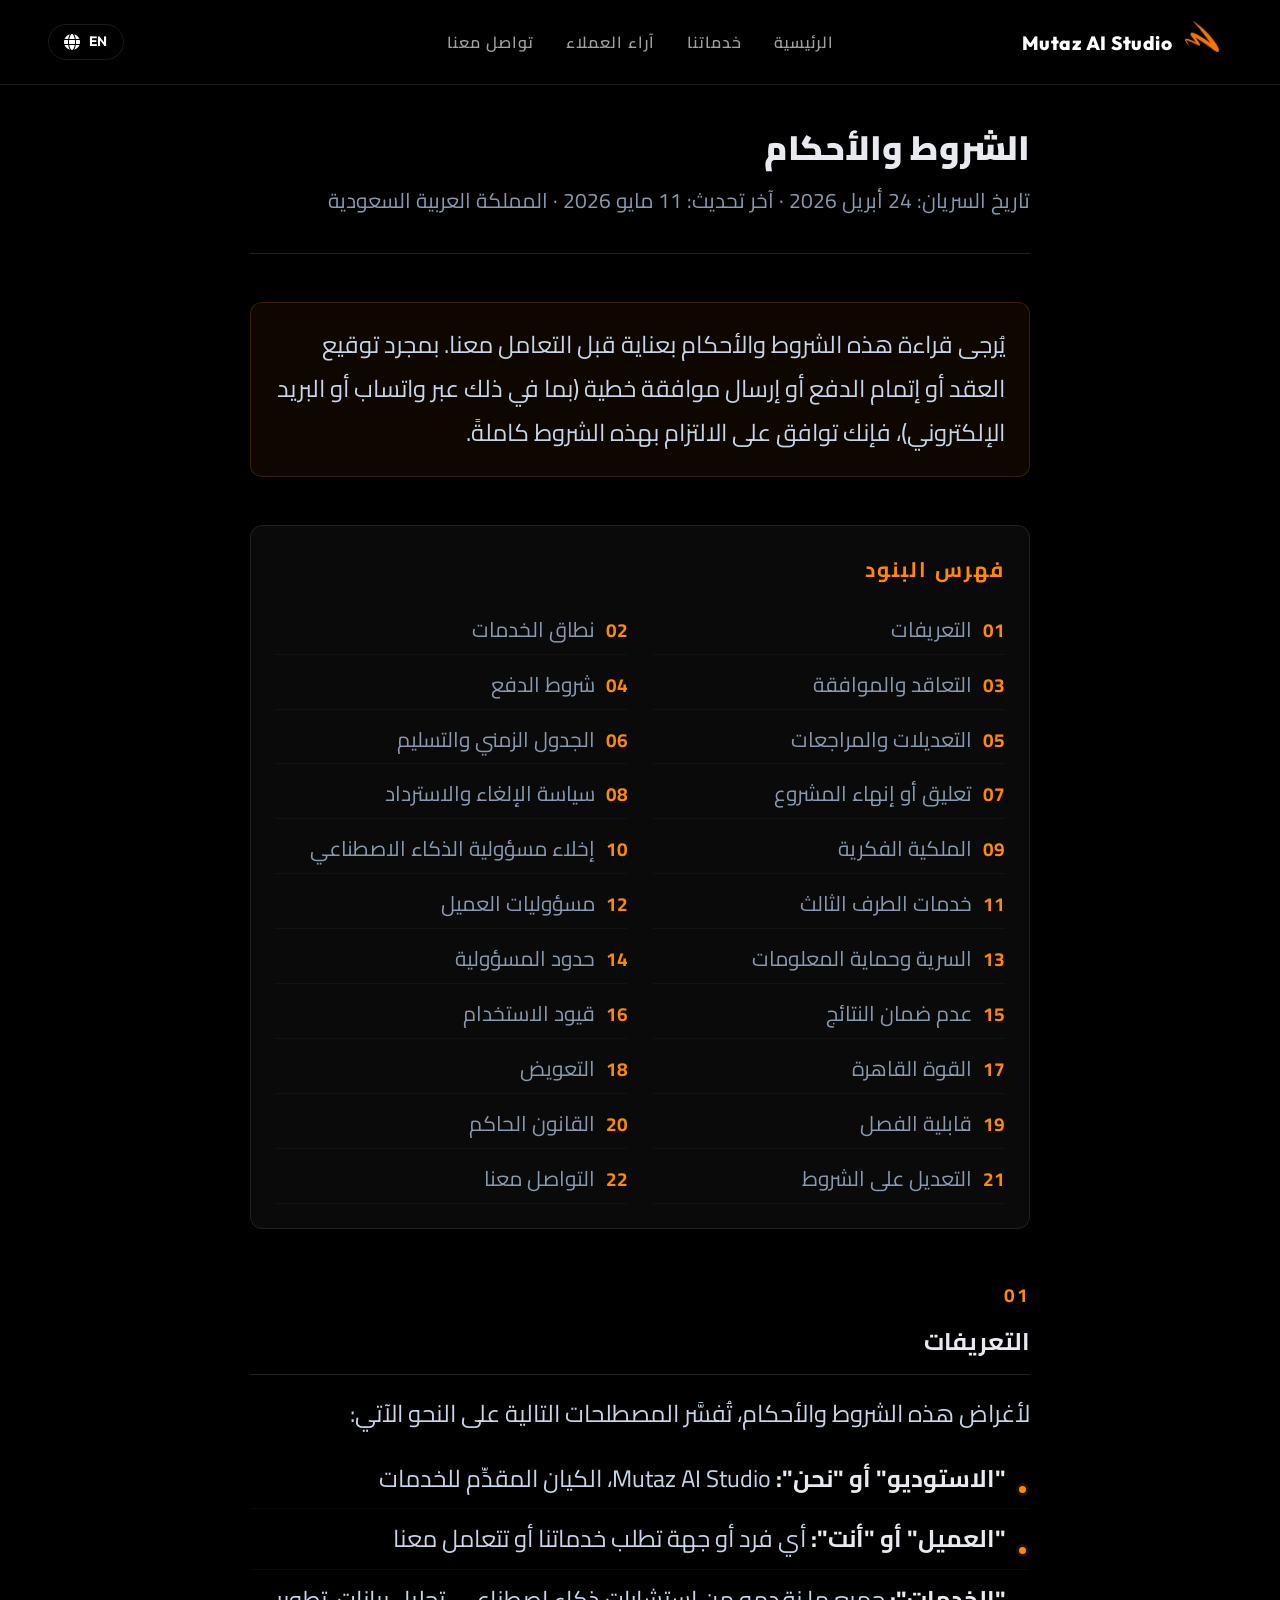
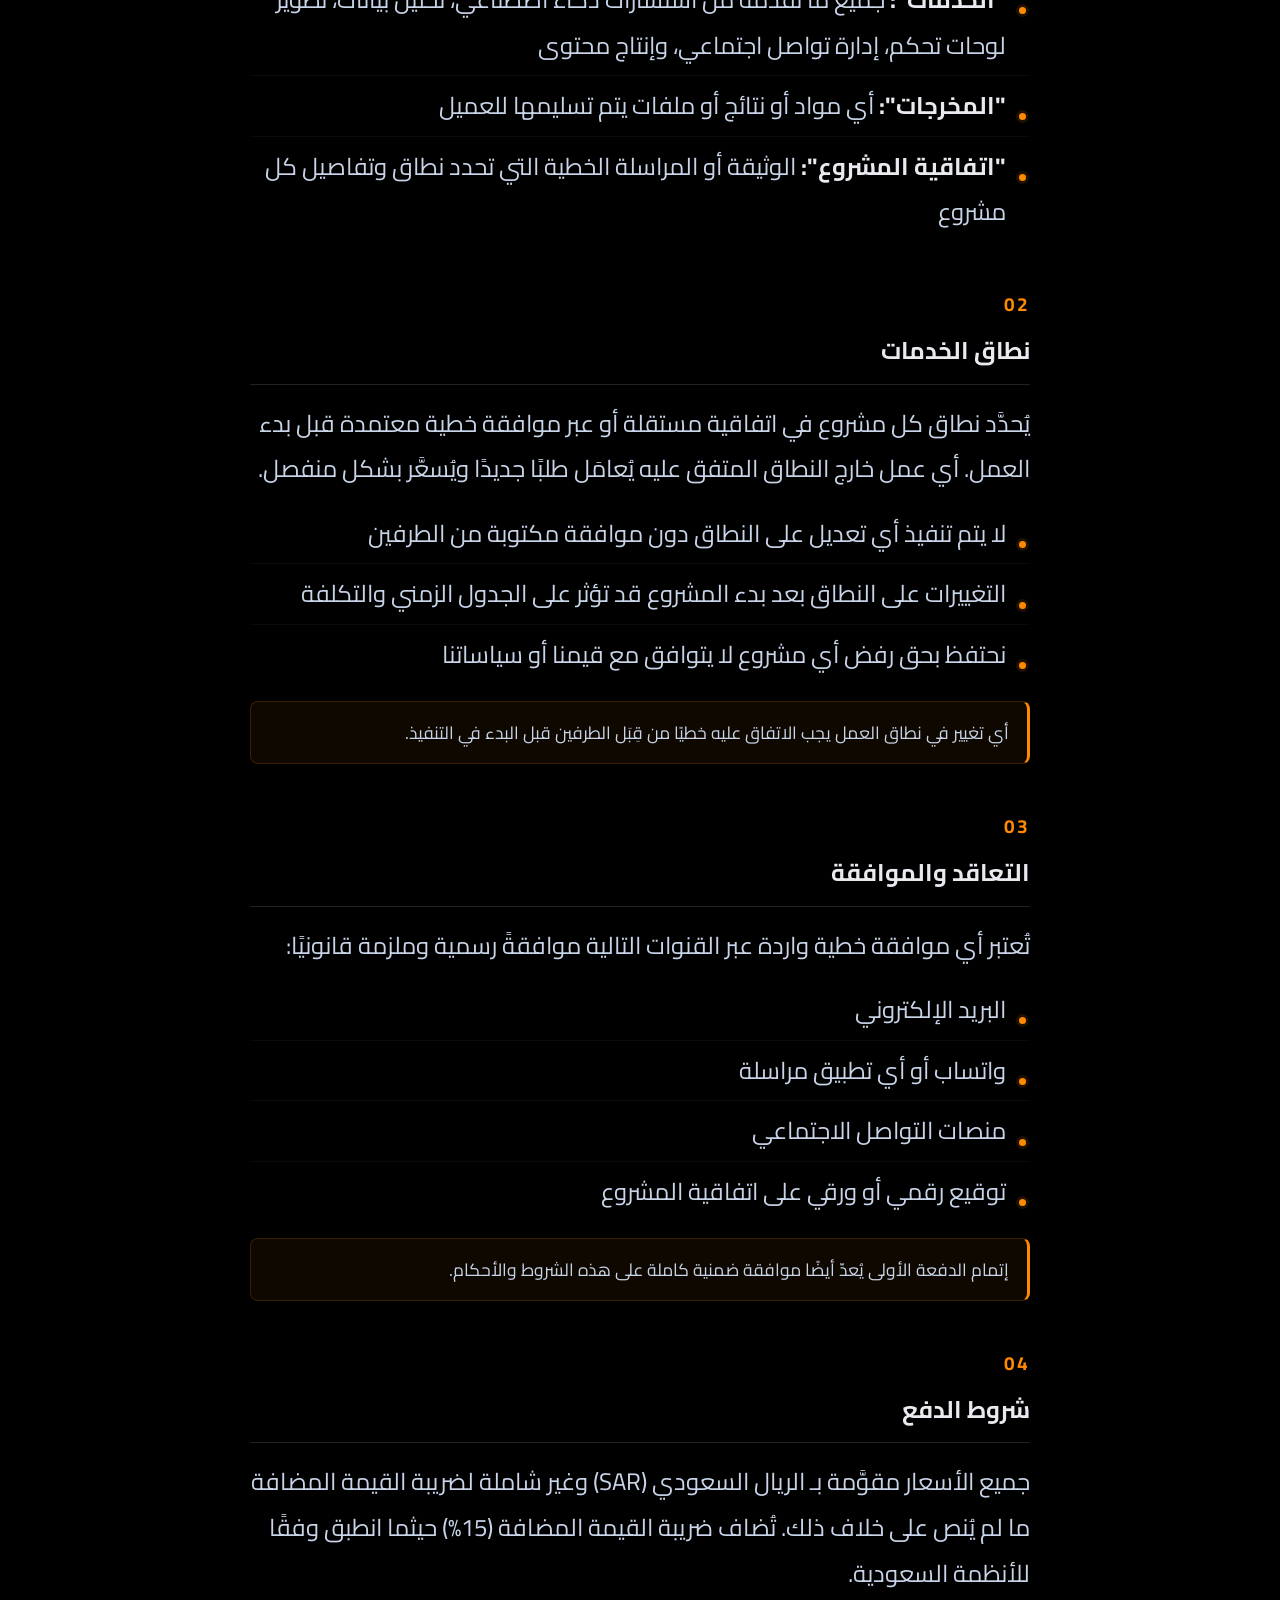
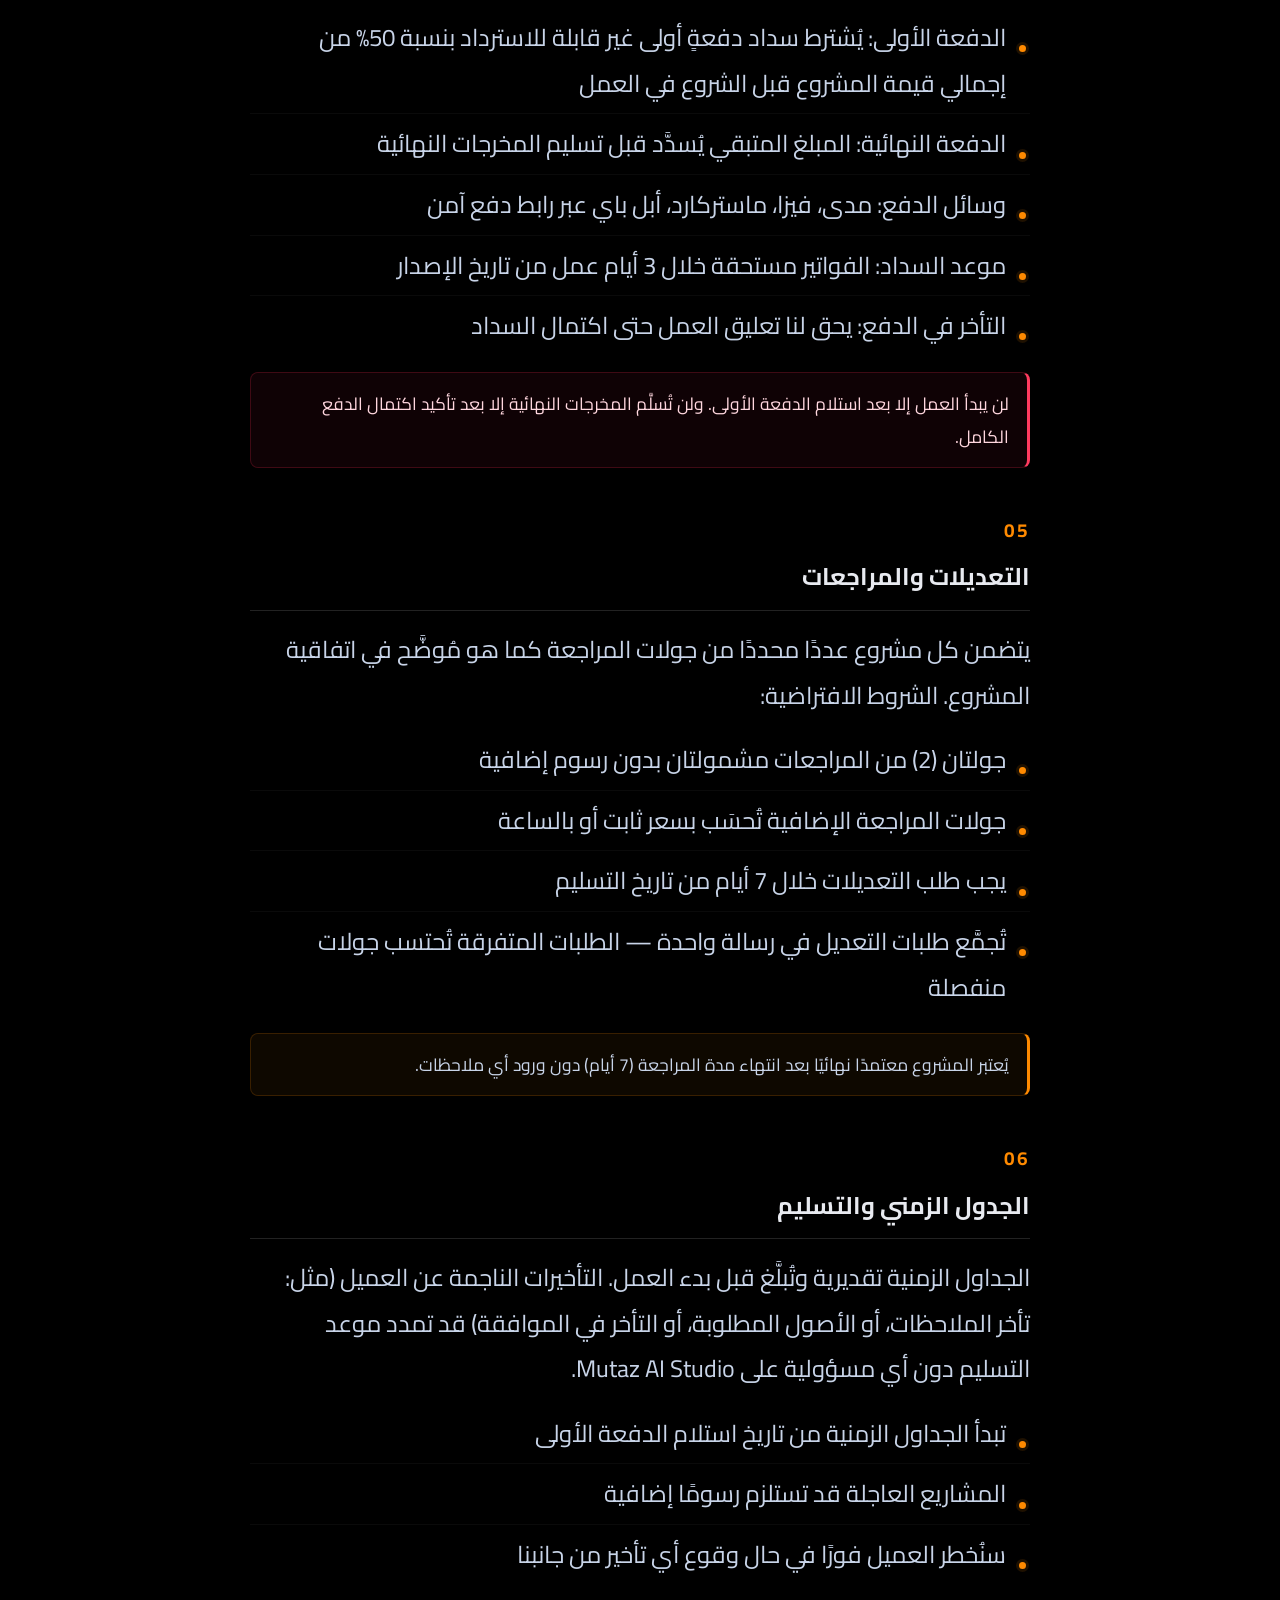
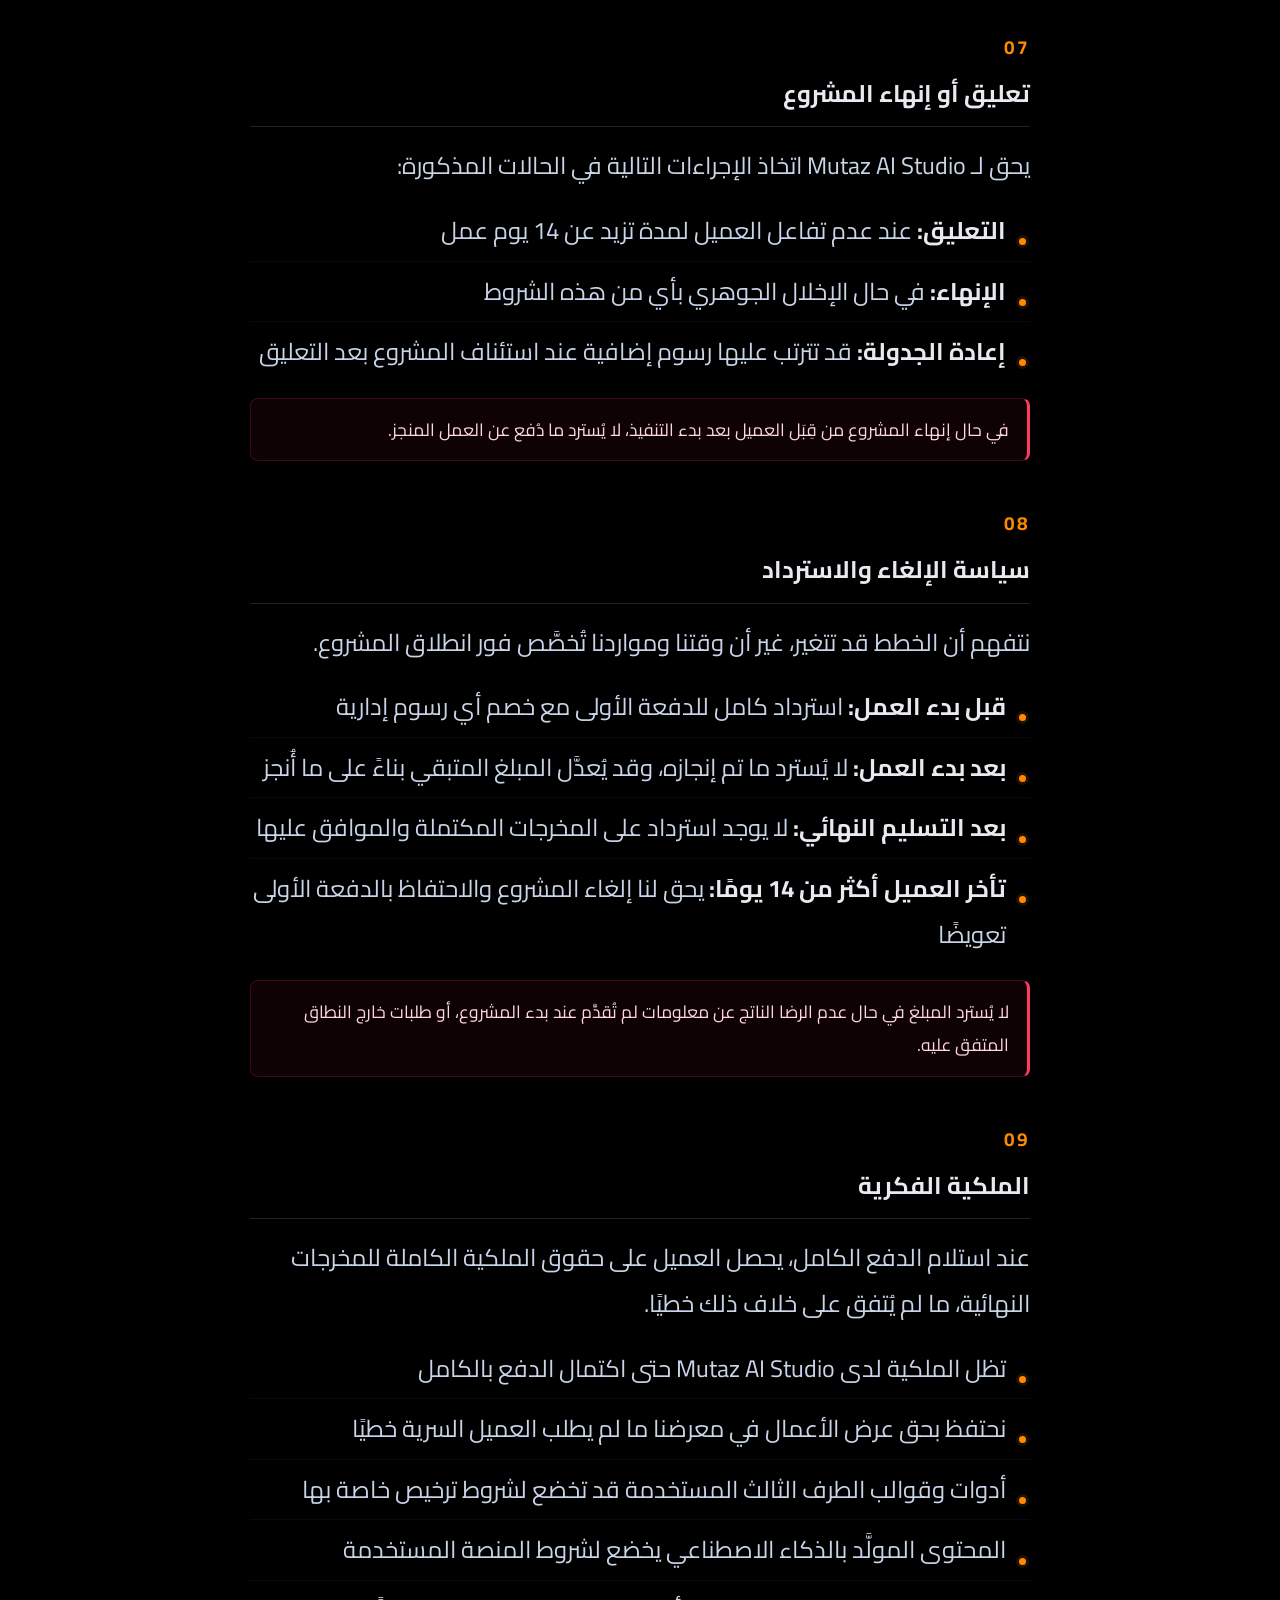
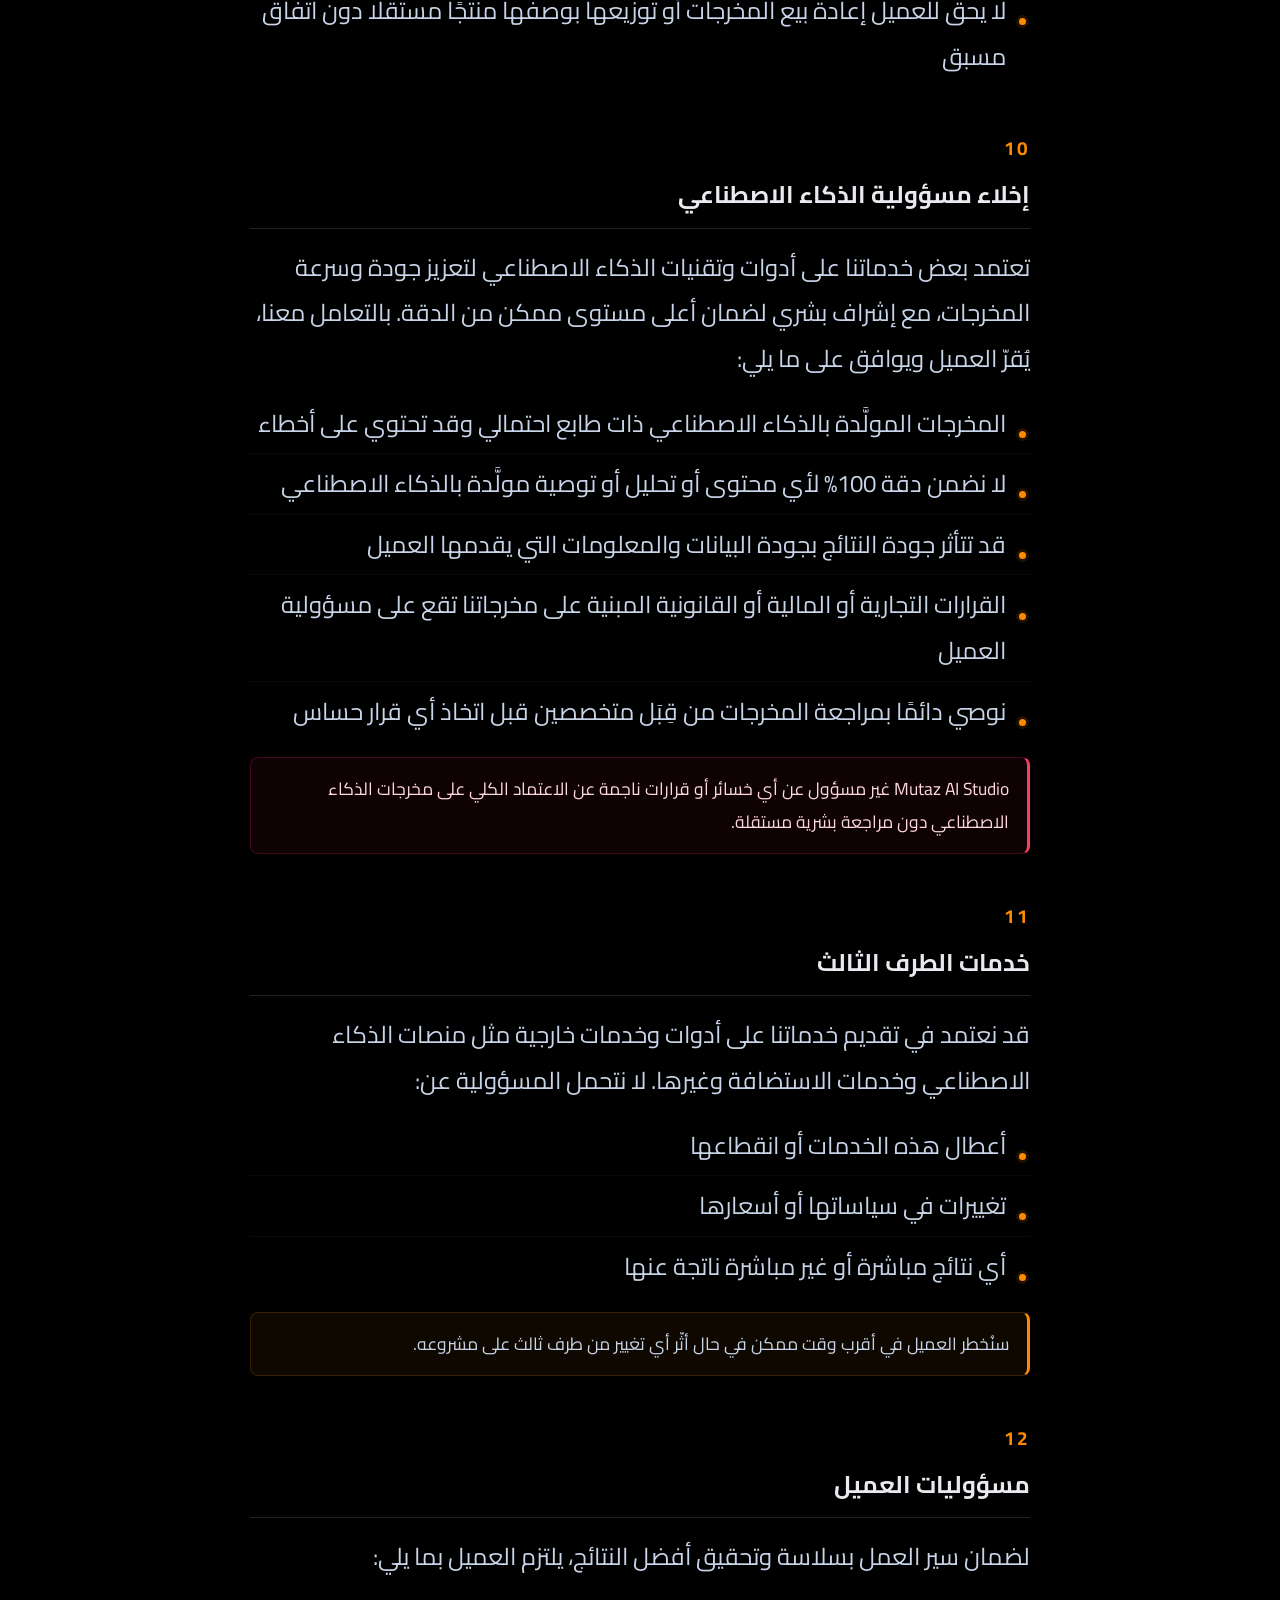
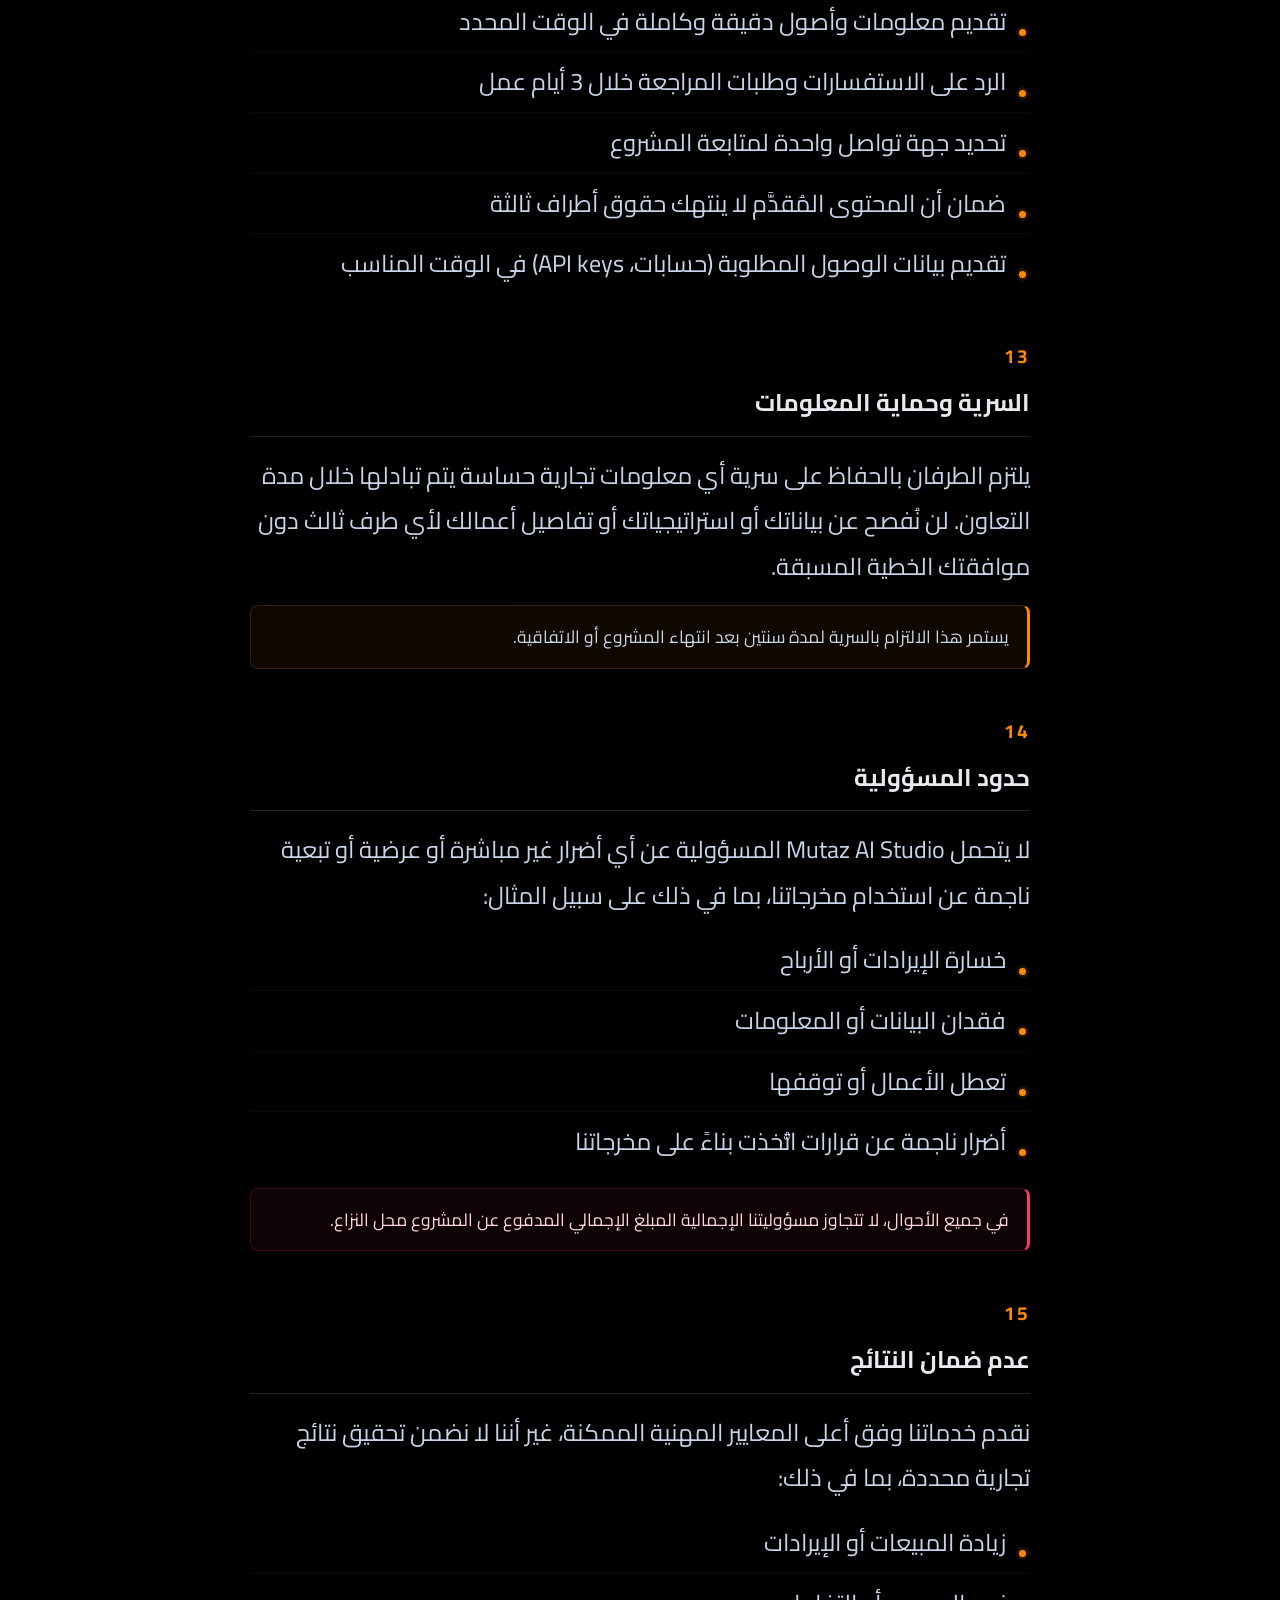
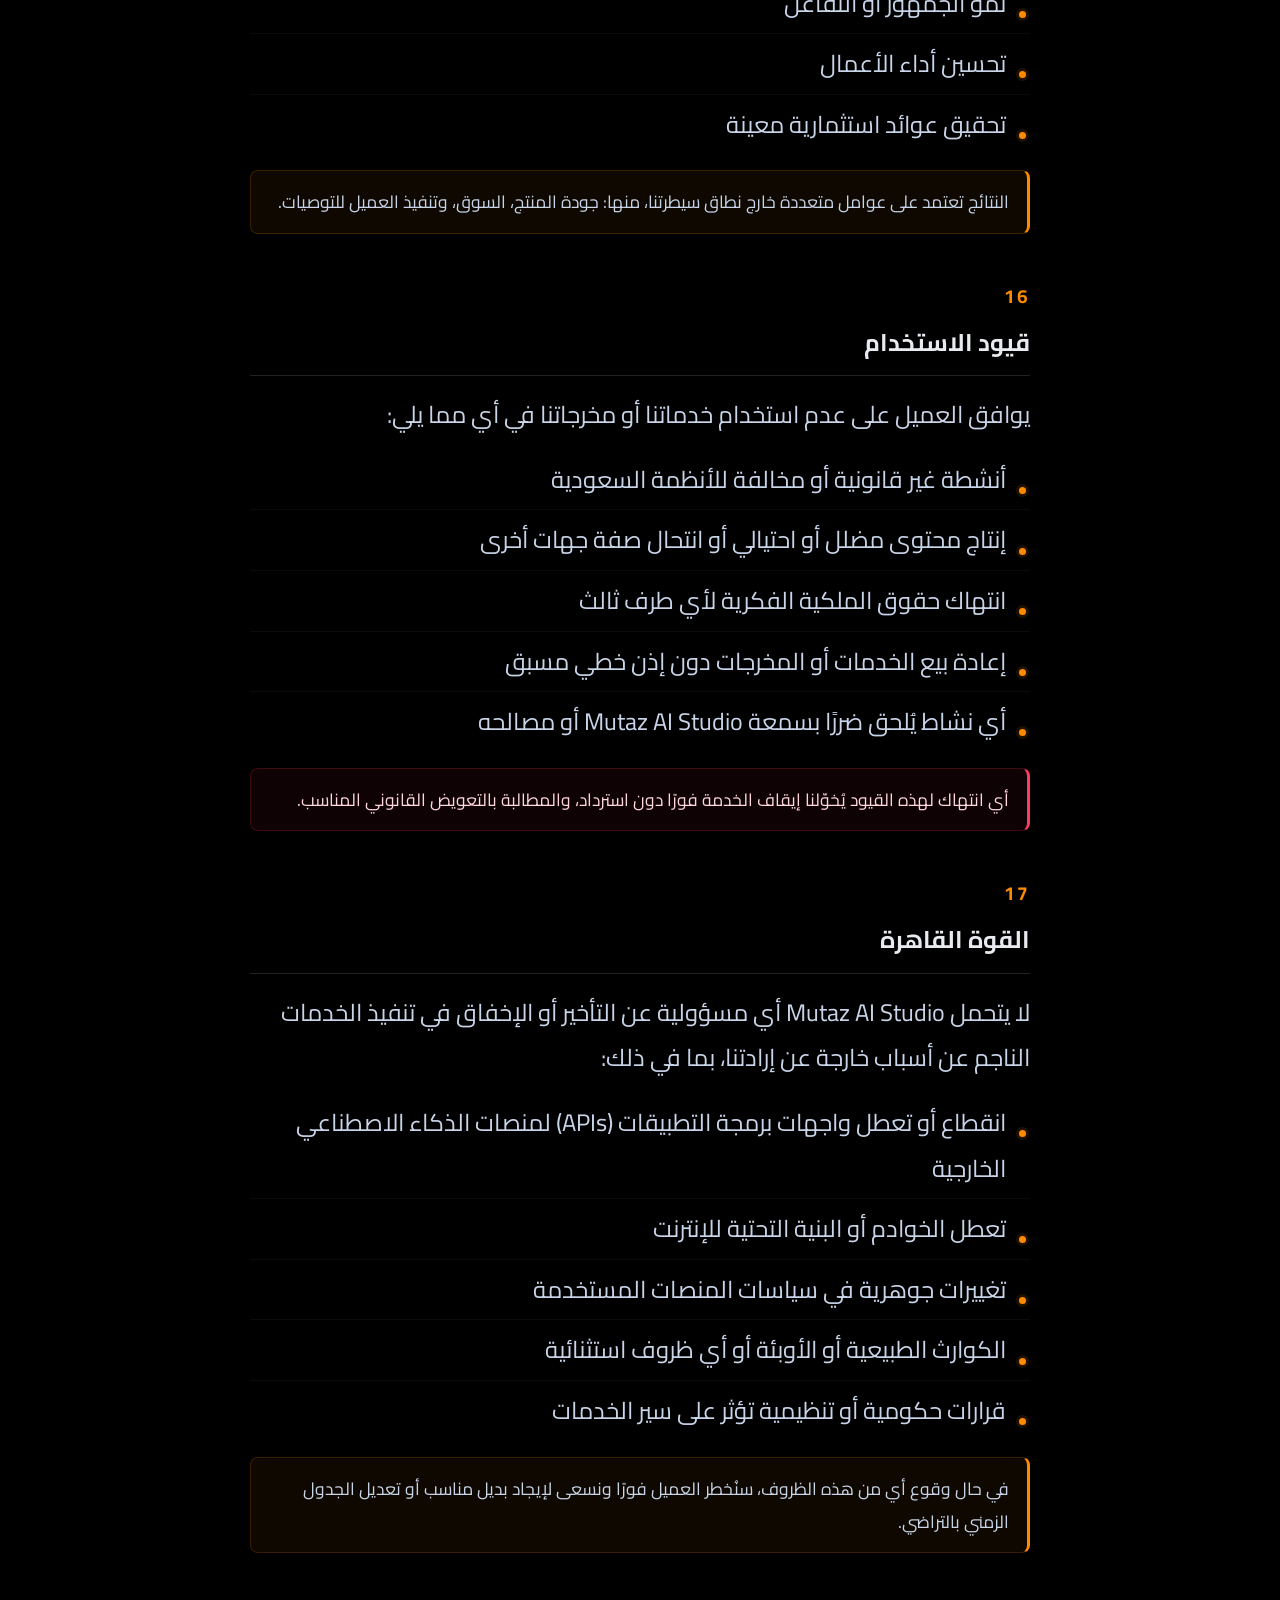
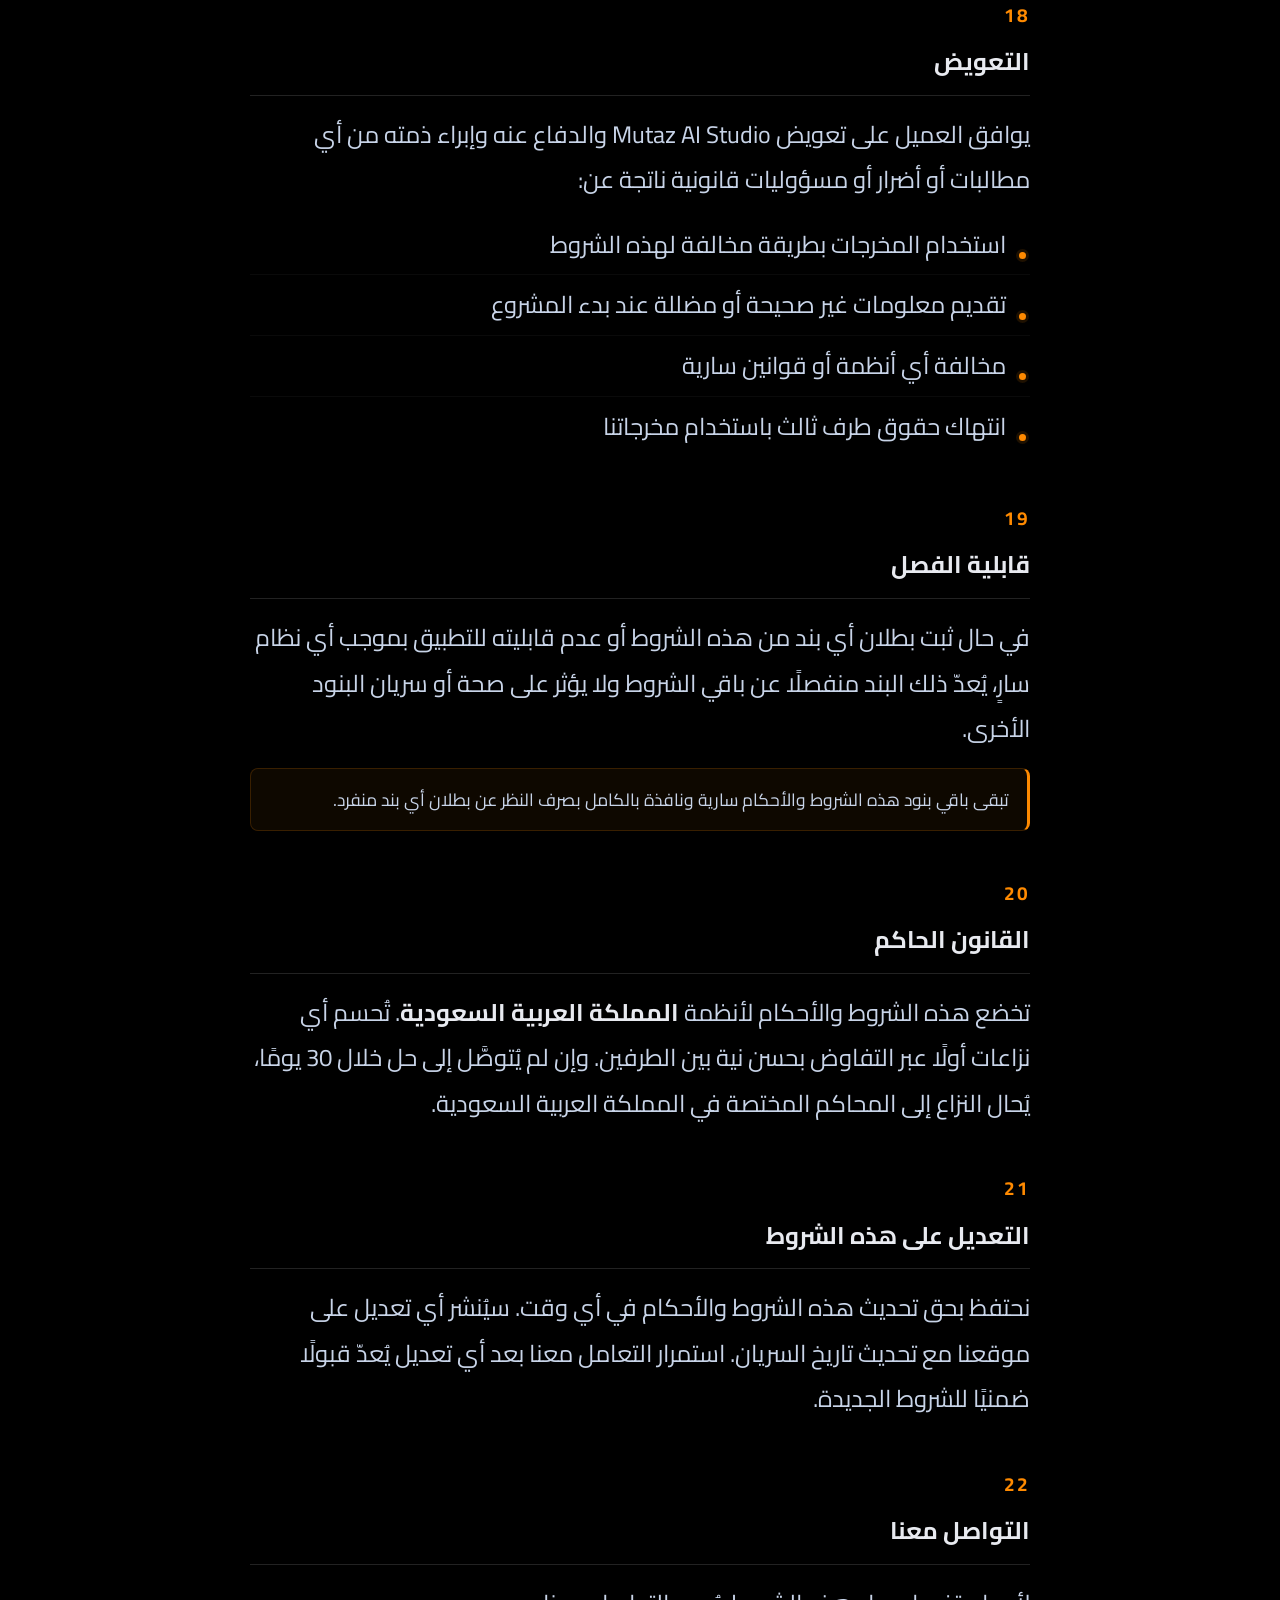
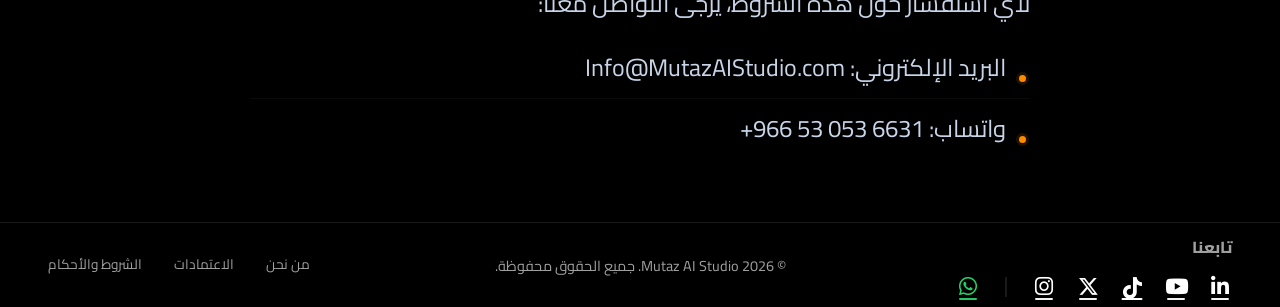
<file: terms-final-ar.html>
<!DOCTYPE html>
<html lang="ar" dir="rtl">
<head>
<meta charset="UTF-8">
<meta name="viewport" content="width=device-width, initial-scale=1.0">
<title>Mutaz AI Studio</title>
<link rel="icon" type="image/png" href="favicon.png?v=2">
<link rel="apple-touch-icon" href="favicon.png?v=2">
<link href="https://fonts.googleapis.com/css2?family=Cairo:wght@300;400;600;700;900&family=Outfit:wght@400;700;800&display=swap" rel="stylesheet">
<link rel="stylesheet" href="https://cdnjs.cloudflare.com/ajax/libs/font-awesome/6.5.1/css/all.min.css">
<style>
  :root {
    --bg: #000000;
    --card: #0a0a0a;
    --border: #222222;
    --cyan: #ff8a00;
    --purple: #ff8a00;
    --magenta: #ff8a00;
    --text: #e8eaf0;
    --muted: #8899b0;
    --soft: #c8d4e8;
  }

  * { margin: 0; padding: 0; box-sizing: border-box; }

  body {
    background: var(--bg);
    font-family: 'Cairo', sans-serif;
    color: var(--text);
    min-height: 100vh;
    padding: 128px 24px 0;
    line-height: 1.9;
  }

  .container { max-width: 780px; margin: 0 auto; }

  .doc-header {
    border-bottom: 1px solid var(--border);
    padding-bottom: 32px;
    margin-bottom: 48px;
  }

  .brand {
    font-size: 19px;
    font-weight: 700;
    letter-spacing: 3px;
    color: var(--cyan);
    text-transform: uppercase;
    margin-bottom: 16px;
  }

  h1 {
    font-size: 34px;
    font-weight: 900;
    color: var(--text);
    margin-bottom: 12px;
    line-height: 1.2;
  }

  .meta {
    font-size: 21px;
    color: var(--muted);
  }

  .intro-box {
    background: rgba(255,138,0,0.05);
    border: 1px solid rgba(255,138,0,0.18);
    border-radius: 12px;
    padding: 20px 24px;
    margin-bottom: 48px;
    font-size: 24px;
    color: var(--soft);
    line-height: 1.85;
  }

  .section { margin-bottom: 44px; }

  .section-number {
    font-size: 19px;
    font-weight: 700;
    letter-spacing: 2px;
    color: var(--cyan);
    text-transform: uppercase;
    margin-bottom: 6px;
  }

  h2 {
    font-size: 24px;
    font-weight: 700;
    color: var(--text);
    margin-bottom: 16px;
    padding-bottom: 10px;
    border-bottom: 1px solid var(--border);
  }

  p {
    font-size: 24px;
    color: var(--soft);
    margin-bottom: 12px;
  }

  ul {
    list-style: none;
    margin: 12px 0;
    padding: 0;
  }

  ul li {
    font-size: 24px;
    color: var(--soft);
    padding: 7px 24px 7px 0;
    position: relative;
    border-bottom: 1px solid rgba(255,255,255,0.04);
  }

  ul li:last-child { border-bottom: none; }

  ul li::before {
    content: '';
    position: absolute;
    right: 4px;
    top: 1.55em;
    width: 7px;
    height: 7px;
    border-radius: 999px;
    background: var(--cyan);
    box-shadow: 0 0 0 3px rgba(255,138,0,0.12);
  }

  .highlight {
    background: rgba(255,138,0,0.055);
    border: 1px solid rgba(255,138,0,0.18);
    border-right: 3px solid var(--purple);
    border-radius: 8px;
    padding: 14px 18px;
    margin: 16px 0;
    font-size: 17.5px;
    color: var(--soft);
  }

  .warning {
    background: rgba(255,45,80,0.06);
    border: 1px solid rgba(255,45,80,0.2);
    border-right: 3px solid #ff3b5f;
    border-radius: 8px;
    padding: 14px 18px;
    margin: 16px 0;
    font-size: 17.5px;
    color: #ffd7df;
  }

  .doc-footer {
    margin-top: 60px;
    padding-top: 32px;
    border-top: 1px solid var(--border);
    display: flex;
    justify-content: space-between;
    align-items: center;
    flex-wrap: wrap;
    gap: 12px;
  }

  .doc-footer p { font-size: 20px; color: var(--muted); margin: 0; }

  strong { color: var(--text); font-weight: 700; }

  .toc {
    background: var(--card);
    border: 1px solid var(--border);
    border-radius: 12px;
    padding: 24px;
    margin-bottom: 48px;
  }

  .toc h3 {
    font-size: 21px;
    font-weight: 700;
    color: var(--cyan);
    letter-spacing: 2px;
    text-transform: uppercase;
    margin-bottom: 16px;
  }

  .toc-grid {
    display: grid;
    grid-template-columns: 1fr 1fr;
    gap: 6px 24px;
  }

  .toc-item {
    font-size: 21px;
    color: var(--muted);
    padding: 4px 0;
    border-bottom: 1px solid rgba(255,255,255,0.03);
  }

  .toc-item span {
    color: var(--cyan);
    font-weight: 700;
    margin-left: 6px;
    font-size: 19px;
  }

  @media (max-width: 600px) {
    h1 { font-size: 26px; }
    body { padding: 32px 16px; }
    .toc-grid { grid-template-columns: 1fr; }
  }
</style>
</head>
<body>

<nav class="navbar">
    <div class="nav-left">
        <div class="brand-logo">
            <img src="logo.png" alt="Mutaz AI Studio Logo" class="logo-img">
        </div>
        <span class="brand-name">Mutaz AI Studio</span>
    </div>
    <div class="nav-center">
        <a href="index.html#home" class="nav-link">الرئيسية</a>
        <a href="index.html#services" class="nav-link">خدماتنا</a>
        <a href="index.html#testimonials" class="nav-link">آراء العملاء</a>
        <a href="index.html#contact" class="nav-link">تواصل معنا</a>
    </div>
    <div class="nav-right">
        <button class="toggle-btn" onclick="toggleSubpageLang()">
            <span class="lang-text">EN</span>
            <i class="fa-solid fa-globe"></i>
        </button>
    </div>
    <button class="mobile-menu-toggle" id="mobile-menu-toggle" aria-label="Open menu" aria-controls="mobile-menu" aria-expanded="false">
        <span></span>
        <span></span>
        <span></span>
    </button>
</nav>
<div class="mobile-menu" id="mobile-menu" aria-hidden="true">
    <div class="mobile-menu-panel">
        <a href="index.html#home" class="mobile-nav-link">الرئيسية</a>
        <a href="index.html#services" class="mobile-nav-link">خدماتنا</a>
        <a href="index.html#testimonials" class="mobile-nav-link">آراء العملاء</a>
        <a href="index.html#contact" class="mobile-nav-link">تواصل معنا</a>
        <button class="mobile-lang-toggle" type="button" onclick="toggleSubpageLang()">
            <span>EN</span>
            <i class="fa-solid fa-globe"></i>
        </button>
    </div>
</div>
<script>
function toggleSubpageLang() {
    const routeMap = {
        'about-us': 'about-us-en',
        'about-us-en': 'about-us',
        'credentials': 'credentials-en',
        'credentials-en': 'credentials',
        'terms-final-ar': 'terms-final-en',
        'terms-final-en': 'terms-final-ar'
    };
    const currentPath = window.location.pathname.replace(/\/$/, '');
    const pathParts = currentPath.split('/');
    const currentFile = pathParts.pop() || '';
    const hasHtml = currentFile.endsWith('.html');
    const currentPage = hasHtml ? currentFile.slice(0, -5) : currentFile;
    const nextPage = routeMap[currentPage];
    if (!nextPage) return;

    pathParts.push(`${nextPage}${hasHtml ? '.html' : ''}`);
    localStorage.setItem('lang', nextPage.endsWith('-en') ? 'en' : 'ar');
    window.location.href = `${pathParts.join('/')}${window.location.search}${window.location.hash}`;
}

document.addEventListener('DOMContentLoaded', function () {
    const mobileMenuToggle = document.getElementById('mobile-menu-toggle');
    const mobileMenu = document.getElementById('mobile-menu');
    if (!mobileMenuToggle || !mobileMenu) return;

    const setMobileMenu = (open) => {
        mobileMenuToggle.classList.toggle('is-open', open);
        mobileMenu.classList.toggle('is-open', open);
        mobileMenuToggle.setAttribute('aria-expanded', String(open));
        mobileMenu.setAttribute('aria-hidden', String(!open));
        document.body.classList.toggle('mobile-menu-open', open);
    };

    mobileMenuToggle.addEventListener('click', () => {
        setMobileMenu(!mobileMenu.classList.contains('is-open'));
    });

    mobileMenu.querySelectorAll('a, button').forEach((item) => {
        item.addEventListener('click', () => setMobileMenu(false));
    });
});
</script>
<style>
.terms-navbar {
    position: fixed;
    top: 0;
    left: 0;
    right: 0;
    height: 85px;
    padding: 0 3rem;
    display: flex;
    align-items: center;
    justify-content: space-between;
    gap: 1.5rem;
    background: #000000;
    border-bottom: 1px solid rgba(255, 255, 255, 0.1);
    z-index: 9999;
}
.terms-brand {
    color: #ffffff;
    text-decoration: none;
    display: inline-flex;
    align-items: center;
    gap: 0.75rem;
    font-family: 'Outfit', sans-serif;
    font-size: 1.2rem;
    font-weight: 900;
    letter-spacing: 0.5px;
    white-space: nowrap;
}
.terms-brand img {
    height: 60px;
    width: auto;
    mix-blend-mode: screen;
}
.terms-nav-links {
    display: flex;
    align-items: center;
    justify-content: center;
    gap: 2.2rem;
}
.terms-nav-links a {
    color: rgba(255,255,255,0.76);
    text-decoration: none;
    font-weight: 600;
    font-size: 1rem;
    position: relative;
    transition: color 0.3s ease;
}
.terms-nav-links a:hover {
    color: var(--text);
    text-shadow: 0 0 1px var(--text);
}
.terms-nav-links a::after {
    content: '';
    position: absolute;
    bottom: -4px;
    left: 0;
    width: 0;
    height: 2px;
    background-color: var(--cyan);
    transition: width 0.3s ease;
}
.terms-nav-links a:hover::after { width: 100%; }
.lang-btn {
    color: #ffffff;
    font-family: inherit;
    display: inline-flex;
    align-items: center;
    background: transparent;
    padding: 10px 15px;
    border-radius: 30px;
    border: 1px solid rgba(255,255,255,0.16);
    transition: all 0.3s ease;
    cursor: pointer;
    justify-content: center;
}
.lang-btn:hover {
    background: rgba(255,255,255,0.08);
    border-color: var(--text);
}
.navbar {
    display: flex;
    justify-content: space-between;
    align-items: center;
    position: fixed;
    top: 0;
    left: 0;
    right: 0;
    width: 100%;
    z-index: 1000;
    background: #000000;
    border-bottom: 1px solid rgba(255, 255, 255, 0.1);
    height: 85px;
    padding: 0 3rem;
    box-sizing: border-box;
}
.nav-left,
.nav-right {
    flex: 1;
    display: flex;
    align-items: center;
}
.nav-left { justify-content: flex-start; }
.nav-right {
    justify-content: flex-end;
    gap: 1rem;
}
.brand-name {
    font-family: 'Outfit', sans-serif !important;
    font-size: 1.2rem;
    font-weight: 800;
    letter-spacing: 0.5px;
    color: #ffffff;
    margin-left: 0.75rem;
    line-height: 1;
    margin-top: 4px;
}
.logo-img {
    height: 60px;
    width: auto;
    object-fit: contain;
    mix-blend-mode: screen;
}
.nav-center {
    display: flex;
    justify-content: center;
    flex: 2;
    gap: 2rem;
}
.nav-center a {
    color: #a0a0a0;
    text-decoration: none;
    font-size: 1rem;
    font-weight: 600;
    letter-spacing: 1px;
    transition: color 0.3s ease;
    position: relative;
}
.nav-center a:hover {
    color: #ffffff;
    text-shadow: 0 0 1px #ffffff;
}
.nav-center a::after {
    content: '';
    position: absolute;
    bottom: -4px;
    left: 0;
    width: 0;
    height: 2px;
    background-color: #FF8000;
    transition: width 0.3s ease;
}
.nav-center a:hover::after { width: 100%; }
.toggle-btn {
    background: transparent;
    border: 1px solid rgba(255, 255, 255, 0.1);
    color: #ffffff;
    width: 76px;
    height: 36px;
    box-sizing: border-box;
    padding: 0;
    border-radius: 20px;
    cursor: pointer;
    display: flex;
    flex-shrink: 0;
    align-items: center;
    justify-content: center;
    gap: 8px;
    font-size: 0.85rem;
    font-family: inherit;
    transition: all 0.3s ease;
}
.toggle-btn .lang-text {
    width: 20px;
    text-align: center;
    font-family: 'Outfit', sans-serif;
    font-weight: 700;
    line-height: 1;
}
.toggle-btn i {
    width: 16px;
    height: 16px;
    font-size: 16px;
    line-height: 1;
    display: inline-flex;
    align-items: center;
    justify-content: center;
    flex: 0 0 16px;
}
.toggle-btn:hover {
    background: rgba(255, 255, 255, 0.05);
    border-color: #ffffff;
}
@media (max-width: 768px) {
    .navbar {
        height: 72px;
        padding: 0 1.1rem;
    }
    .nav-center,
    .nav-right {
        display: none;
    }
    .logo-img { height: 46px; }
    .brand-name {
        font-size: 0.95rem;
        max-width: none;
        white-space: nowrap;
    }
    .footer {
        flex-direction: column;
        gap: 1.15rem;
        margin: 36px -16px 0;
        padding: 1.5rem 1rem;
        text-align: center;
        height: auto;
    }
    .footer-left {
        order: 1;
        align-items: center;
        width: 100%;
    }
    .social-row {
        justify-content: center;
        flex-wrap: nowrap;
    }
    .social-primary {
        align-items: flex-start;
    }
    [dir="rtl"] .social-primary {
        align-items: flex-end;
    }
    .social-title {
        text-align: start;
        width: auto;
    }
    .social-links {
        justify-content: center;
        flex-wrap: nowrap;
    }
    .footer-right {
        order: 2;
        justify-content: center;
        width: 100%;
    }
    .footer-links {
        justify-content: center;
        gap: 1.25rem;
        flex-wrap: wrap;
    }
    .footer-center {
        order: 3;
        justify-content: center;
        width: 100%;
    }
}
.footer {
    display: flex;
    justify-content: space-between;
    align-items: center;
    height: 85px;
    margin: 64px -24px 0;
    padding: 0 3rem;
    box-sizing: border-box;
    border-top: 1px solid rgba(255, 255, 255, 0.1);
    background: #000000;
    z-index: 100;
}
.footer-left {
    display: flex;
    flex-direction: column;
    gap: 0.75rem;
    flex: 1;
}
.social-row {
    display: inline-flex;
    align-items: flex-end;
    gap: 1.25rem;
    direction: inherit;
}
.social-primary {
    display: inline-flex;
    flex-direction: column;
    align-items: flex-start;
    gap: 0.75rem;
}
[dir="rtl"] .social-primary {
    align-items: flex-end;
}
.social-title {
    display: block;
    font-size: 0.9rem;
    color: #a0a0a0;
    font-weight: 600;
    text-transform: uppercase;
    letter-spacing: 1px;
    text-align: start;
}
[dir="rtl"] .social-title {
    align-self: flex-end;
    font-size: 1rem;
    font-weight: 800;
    text-align: right;
    width: 100%;
    letter-spacing: 0;
}
.social-links {
    display: flex;
    gap: 1.25rem;
    align-items: center;
}
.social-links a {
    color: #ffffff;
    font-size: 1.3rem;
    transition: color 0.3s ease, transform 0.3s ease;
    width: 24px;
    height: 24px;
    display: inline-flex;
    align-items: center;
    justify-content: center;
    line-height: 1;
    overflow: visible;
}
.social-links a i,
.wa-link i {
    display: inline-flex;
    align-items: center;
    justify-content: center;
    line-height: 1;
}
.social-links a[aria-label="TikTok"] i {
    font-size: 1.36rem;
    transform: translateY(1px);
}
.social-links a:hover {
    color: #FF8000;
    transform: translateY(-3px);
}
.social-divider {
    width: 2px;
    height: 20px;
    background: rgba(255, 255, 255, 0.1);
    margin: 0 5px;
    align-self: flex-end;
    margin-bottom: 2px;
}
.wa-link {
    color: #25D366 !important;
    width: 24px;
    height: 24px;
    display: inline-flex;
    align-items: center;
    justify-content: center;
    font-size: 1.3rem;
    line-height: 1;
    transition: color 0.3s ease, transform 0.3s ease;
}
.wa-link:hover {
    color: #1ebe5d !important;
    transform: translateY(-3px) scale(1.1);
}
.footer-center {
    flex: 1;
    display: flex;
    justify-content: center;
}
.copyright {
    color: #a0a0a0;
    font-size: 0.9rem;
}
.footer-right {
    flex: 1;
    display: flex;
    justify-content: flex-end;
}
.footer-links {
    display: flex;
    gap: 2rem;
}
.footer-links a {
    color: #a0a0a0;
    text-decoration: none;
    font-size: 0.85rem;
    transition: color 0.3s ease;
}
.footer-links a:hover {
    color: #ffffff;
}
@media (max-width: 768px) {
    .footer {
        flex-direction: column;
        gap: 1.15rem;
        margin: 36px -16px 0;
        padding: 1.5rem 1rem;
        text-align: center;
        height: auto;
    }
    .footer-left {
        order: 1;
        align-items: center;
        width: 100%;
    }
    .social-row {
        justify-content: center;
        flex-wrap: nowrap;
    }
    .social-primary {
        align-items: flex-start;
    }
    [dir="rtl"] .social-primary {
        align-items: flex-end;
    }
    .social-title {
        text-align: start;
        width: auto;
    }
    .social-links {
        justify-content: center;
        flex-wrap: nowrap;
    }
    .footer-right {
        order: 2;
        justify-content: center;
        width: 100%;
    }
    .footer-links {
        justify-content: center;
        gap: 1.25rem;
        flex-wrap: wrap;
    }
    .footer-center {
        order: 3;
        justify-content: center;
        width: 100%;
    }
}
.terms-footer {
    min-height: 85px;
    margin: 64px -24px 0;
    padding: 1.2rem 3.5rem;
    background: #000000;
    border-top: 1px solid var(--border);
    display: grid;
    grid-template-columns: 1fr auto 1fr;
    align-items: center;
    gap: 1.5rem;
}
.terms-social {
    display: flex;
    align-items: center;
    gap: 1rem;
}
.terms-social span,
.terms-footer-links a,
.terms-copyright {
    color: var(--muted);
    font-size: 0.9rem;
    text-decoration: none;
}
.terms-social a {
    color: rgba(255,255,255,0.78);
    text-decoration: none;
    transition: color 0.3s ease, transform 0.3s ease;
}
.terms-social .wa-link { color: #25D366; }
.terms-footer-links {
    display: flex;
    justify-content: flex-end;
    gap: 1.5rem;
}
.terms-footer-links a:hover,
.terms-social a:hover { color: var(--cyan); }
.terms-social a:hover { transform: translateY(-3px); }
.terms-social .wa-link:hover {
    color: #1ebe5d;
    transform: translateY(-3px) scale(1.1);
}
.terms-footer-links a { transition: color 0.3s ease; }
.terms-footer-links a:hover { color: var(--text); }
@media (max-width: 768px) {
    .terms-navbar {
        height: 72px;
        padding: 0 1rem;
        gap: 8px;
    }
    .terms-nav-links { display: none; }
    .terms-brand span { font-size: 0.95rem; }
    .terms-brand img { height: 46px; }
    .lang-btn {
        font-size: 13px;
        padding: 8px 14px;
    }
    .terms-footer {
        margin: 36px -16px 0;
        padding: 1.4rem 1rem;
        grid-template-columns: 1fr;
        text-align: center;
    }
    .terms-social,
    .terms-footer-links {
        justify-content: center;
        flex-wrap: wrap;
    }
}

@media (max-width: 768px) {
    body { padding: 96px 16px 0; line-height: 1.75; overflow-x: hidden; }
    .container { max-width: 390px; width: 100%; }
    .doc-header { padding-bottom: 20px; margin-bottom: 28px; }
    .brand,
    .section-number { font-size: 12px; letter-spacing: 1px; }
    h1 { font-size: 24px; line-height: 1.3; }
    .meta,
    .toc h3 { font-size: 14px; }
    .intro-box,
    .toc { padding: 16px; margin-bottom: 28px; border-radius: 10px; }
    .intro-box,
    p,
    ul li,
    .toc-item { font-size: 14px; line-height: 1.75; }
    .section { margin-bottom: 30px; }
    h2 { font-size: 17px; line-height: 1.45; margin-bottom: 12px; padding-bottom: 8px; }
    .highlight,
    .warning { font-size: 13px; padding: 12px 14px; }
    .doc-footer { margin-top: 36px; padding-top: 22px; }
    .doc-footer p { font-size: 13px; }
}
</style>
<link rel="stylesheet" href="subpage-nav.css?v=7">



<div class="container">

  <div class="doc-header">
    <h1>الشروط والأحكام</h1>
    <div class="meta">تاريخ السريان: 24 أبريل 2026 · آخر تحديث: 11 مايو 2026 · المملكة العربية السعودية</div>
  </div>

  <div class="intro-box">
    يُرجى قراءة هذه الشروط والأحكام بعناية قبل التعامل معنا. بمجرد توقيع العقد أو إتمام الدفع أو إرسال موافقة خطية (بما في ذلك عبر واتساب أو البريد الإلكتروني)، فإنك توافق على الالتزام بهذه الشروط كاملةً.
  </div>

  <!-- TABLE OF CONTENTS -->
  <div class="toc">
    <h3>فهرس البنود</h3>
    <div class="toc-grid">
      <div class="toc-item"><span>01</span> التعريفات</div>
      <div class="toc-item"><span>02</span> نطاق الخدمات</div>
      <div class="toc-item"><span>03</span> التعاقد والموافقة</div>
      <div class="toc-item"><span>04</span> شروط الدفع</div>
      <div class="toc-item"><span>05</span> التعديلات والمراجعات</div>
      <div class="toc-item"><span>06</span> الجدول الزمني والتسليم</div>
      <div class="toc-item"><span>07</span> تعليق أو إنهاء المشروع</div>
      <div class="toc-item"><span>08</span> سياسة الإلغاء والاسترداد</div>
      <div class="toc-item"><span>09</span> الملكية الفكرية</div>
      <div class="toc-item"><span>10</span> إخلاء مسؤولية الذكاء الاصطناعي</div>
      <div class="toc-item"><span>11</span> خدمات الطرف الثالث</div>
      <div class="toc-item"><span>12</span> مسؤوليات العميل</div>
      <div class="toc-item"><span>13</span> السرية وحماية المعلومات</div>
      <div class="toc-item"><span>14</span> حدود المسؤولية</div>
      <div class="toc-item"><span>15</span> عدم ضمان النتائج</div>
      <div class="toc-item"><span>16</span> قيود الاستخدام</div>
      <div class="toc-item"><span>17</span> القوة القاهرة</div>
      <div class="toc-item"><span>18</span> التعويض</div>
      <div class="toc-item"><span>19</span> قابلية الفصل</div>
      <div class="toc-item"><span>20</span> القانون الحاكم</div>
      <div class="toc-item"><span>21</span> التعديل على الشروط</div>
      <div class="toc-item"><span>22</span> التواصل معنا</div>
    </div>
  </div>

  <!-- 01 -->
  <div class="section">
    <div class="section-number">01</div>
    <h2>التعريفات</h2>
    <p>لأغراض هذه الشروط والأحكام، تُفسَّر المصطلحات التالية على النحو الآتي:</p>
    <ul>
      <li><strong>"الاستوديو" أو "نحن":</strong> Mutaz AI Studio، الكيان المقدِّم للخدمات</li>
      <li><strong>"العميل" أو "أنت":</strong> أي فرد أو جهة تطلب خدماتنا أو تتعامل معنا</li>
      <li><strong>"الخدمات":</strong> جميع ما نقدمه من استشارات ذكاء اصطناعي، تحليل بيانات، تطوير لوحات تحكم، إدارة تواصل اجتماعي، وإنتاج محتوى</li>
      <li><strong>"المخرجات":</strong> أي مواد أو نتائج أو ملفات يتم تسليمها للعميل</li>
      <li><strong>"اتفاقية المشروع":</strong> الوثيقة أو المراسلة الخطية التي تحدد نطاق وتفاصيل كل مشروع</li>
    </ul>
  </div>

  <!-- 02 -->
  <div class="section">
    <div class="section-number">02</div>
    <h2>نطاق الخدمات</h2>
    <p>يُحدَّد نطاق كل مشروع في اتفاقية مستقلة أو عبر موافقة خطية معتمدة قبل بدء العمل. أي عمل خارج النطاق المتفق عليه يُعامَل طلبًا جديدًا ويُسعَّر بشكل منفصل.</p>
    <ul>
      <li>لا يتم تنفيذ أي تعديل على النطاق دون موافقة مكتوبة من الطرفين</li>
      <li>التغييرات على النطاق بعد بدء المشروع قد تؤثر على الجدول الزمني والتكلفة</li>
      <li>نحتفظ بحق رفض أي مشروع لا يتوافق مع قيمنا أو سياساتنا</li>
    </ul>
    <div class="highlight">
      أي تغيير في نطاق العمل يجب الاتفاق عليه خطيًا من قِبَل الطرفين قبل البدء في التنفيذ.
    </div>
  </div>

  <!-- 03 -->
  <div class="section">
    <div class="section-number">03</div>
    <h2>التعاقد والموافقة</h2>
    <p>تُعتبر أي موافقة خطية واردة عبر القنوات التالية موافقةً رسمية وملزمة قانونيًا:</p>
    <ul>
      <li>البريد الإلكتروني</li>
      <li>واتساب أو أي تطبيق مراسلة</li>
      <li>منصات التواصل الاجتماعي</li>
      <li>توقيع رقمي أو ورقي على اتفاقية المشروع</li>
    </ul>
    <div class="highlight">
      إتمام الدفعة الأولى يُعدّ أيضًا موافقة ضمنية كاملة على هذه الشروط والأحكام.
    </div>
  </div>

  <!-- 04 -->
  <div class="section">
    <div class="section-number">04</div>
    <h2>شروط الدفع</h2>
    <p>جميع الأسعار مقوَّمة بـ الريال السعودي (SAR) وغير شاملة لضريبة القيمة المضافة ما لم يُنص على خلاف ذلك. تُضاف ضريبة القيمة المضافة (15%) حيثما انطبق وفقًا للأنظمة السعودية.</p>
    <ul>
      <li>الدفعة الأولى: يُشترط سداد دفعةٍ أولى غير قابلة للاسترداد بنسبة 50% من إجمالي قيمة المشروع قبل الشروع في العمل</li>
      <li>الدفعة النهائية: المبلغ المتبقي يُسدَّد قبل تسليم المخرجات النهائية</li>
      <li>وسائل الدفع: مدى، فيزا، ماستركارد، أبل باي عبر رابط دفع آمن</li>
      <li>موعد السداد: الفواتير مستحقة خلال 3 أيام عمل من تاريخ الإصدار</li>
      <li>التأخر في الدفع: يحق لنا تعليق العمل حتى اكتمال السداد</li>
    </ul>
    <div class="warning">
      لن يبدأ العمل إلا بعد استلام الدفعة الأولى. ولن تُسلَّم المخرجات النهائية إلا بعد تأكيد اكتمال الدفع الكامل.
    </div>
  </div>

  <!-- 05 -->
  <div class="section">
    <div class="section-number">05</div>
    <h2>التعديلات والمراجعات</h2>
    <p>يتضمن كل مشروع عددًا محددًا من جولات المراجعة كما هو مُوضَّح في اتفاقية المشروع. الشروط الافتراضية:</p>
    <ul>
      <li>جولتان (2) من المراجعات مشمولتان بدون رسوم إضافية</li>
      <li>جولات المراجعة الإضافية تُحسَب بسعر ثابت أو بالساعة</li>
      <li>يجب طلب التعديلات خلال 7 أيام من تاريخ التسليم</li>
      <li>تُجمَّع طلبات التعديل في رسالة واحدة — الطلبات المتفرقة تُحتسب جولات منفصلة</li>
    </ul>
    <div class="highlight">
      يُعتبر المشروع معتمدًا نهائيًا بعد انتهاء مدة المراجعة (7 أيام) دون ورود أي ملاحظات.
    </div>
  </div>

  <!-- 06 -->
  <div class="section">
    <div class="section-number">06</div>
    <h2>الجدول الزمني والتسليم</h2>
    <p>الجداول الزمنية تقديرية وتُبلَّغ قبل بدء العمل. التأخيرات الناجمة عن العميل (مثل: تأخر الملاحظات، أو الأصول المطلوبة، أو التأخر في الموافقة) قد تمدد موعد التسليم دون أي مسؤولية على Mutaz AI Studio.</p>
    <ul>
      <li>تبدأ الجداول الزمنية من تاريخ استلام الدفعة الأولى</li>
      <li>المشاريع العاجلة قد تستلزم رسومًا إضافية</li>
      <li>سنُخطر العميل فورًا في حال وقوع أي تأخير من جانبنا</li>
    </ul>
  </div>

  <!-- 07 -->
  <div class="section">
    <div class="section-number">07</div>
    <h2>تعليق أو إنهاء المشروع</h2>
    <p>يحق لـ Mutaz AI Studio اتخاذ الإجراءات التالية في الحالات المذكورة:</p>
    <ul>
      <li><strong>التعليق:</strong> عند عدم تفاعل العميل لمدة تزيد عن 14 يوم عمل</li>
      <li><strong>الإنهاء:</strong> في حال الإخلال الجوهري بأي من هذه الشروط</li>
      <li><strong>إعادة الجدولة:</strong> قد تترتب عليها رسوم إضافية عند استئناف المشروع بعد التعليق</li>
    </ul>
    <div class="warning">
      في حال إنهاء المشروع من قِبَل العميل بعد بدء التنفيذ، لا يُسترد ما دُفع عن العمل المنجز.
    </div>
  </div>

  <!-- 08 -->
  <div class="section">
    <div class="section-number">08</div>
    <h2>سياسة الإلغاء والاسترداد</h2>
    <p>نتفهم أن الخطط قد تتغير، غير أن وقتنا ومواردنا تُخصَّص فور انطلاق المشروع.</p>
    <ul>
      <li><strong>قبل بدء العمل:</strong> استرداد كامل للدفعة الأولى مع خصم أي رسوم إدارية</li>
      <li><strong>بعد بدء العمل:</strong> لا يُسترد ما تم إنجازه، وقد يُعدَّل المبلغ المتبقي بناءً على ما أُنجز</li>
      <li><strong>بعد التسليم النهائي:</strong> لا يوجد استرداد على المخرجات المكتملة والموافق عليها</li>
      <li><strong>تأخر العميل أكثر من 14 يومًا:</strong> يحق لنا إلغاء المشروع والاحتفاظ بالدفعة الأولى تعويضًا</li>
    </ul>
    <div class="warning">
      لا يُسترد المبلغ في حال عدم الرضا الناتج عن معلومات لم تُقدَّم عند بدء المشروع، أو طلبات خارج النطاق المتفق عليه.
    </div>
  </div>

  <!-- 09 -->
  <div class="section">
    <div class="section-number">09</div>
    <h2>الملكية الفكرية</h2>
    <p>عند استلام الدفع الكامل، يحصل العميل على حقوق الملكية الكاملة للمخرجات النهائية، ما لم يُتفق على خلاف ذلك خطيًا.</p>
    <ul>
      <li>تظل الملكية لدى Mutaz AI Studio حتى اكتمال الدفع بالكامل</li>
      <li>نحتفظ بحق عرض الأعمال في معرضنا ما لم يطلب العميل السرية خطيًا</li>
      <li>أدوات وقوالب الطرف الثالث المستخدمة قد تخضع لشروط ترخيص خاصة بها</li>
      <li>المحتوى المولَّد بالذكاء الاصطناعي يخضع لشروط المنصة المستخدمة</li>
      <li>لا يحق للعميل إعادة بيع المخرجات أو توزيعها بوصفها منتجًا مستقلًا دون اتفاق مسبق</li>
    </ul>
  </div>

  <!-- 10 -->
  <div class="section">
    <div class="section-number">10</div>
    <h2>إخلاء مسؤولية الذكاء الاصطناعي</h2>
    <p>تعتمد بعض خدماتنا على أدوات وتقنيات الذكاء الاصطناعي لتعزيز جودة وسرعة المخرجات، مع إشراف بشري لضمان أعلى مستوى ممكن من الدقة. بالتعامل معنا، يُقرّ العميل ويوافق على ما يلي:</p>
    <ul>
      <li>المخرجات المولَّدة بالذكاء الاصطناعي ذات طابع احتمالي وقد تحتوي على أخطاء</li>
      <li>لا نضمن دقة 100% لأي محتوى أو تحليل أو توصية مولَّدة بالذكاء الاصطناعي</li>
      <li>قد تتأثر جودة النتائج بجودة البيانات والمعلومات التي يقدمها العميل</li>
      <li>القرارات التجارية أو المالية أو القانونية المبنية على مخرجاتنا تقع على مسؤولية العميل</li>
      <li>نوصي دائمًا بمراجعة المخرجات من قِبَل متخصصين قبل اتخاذ أي قرار حساس</li>
    </ul>
    <div class="warning">
      Mutaz AI Studio غير مسؤول عن أي خسائر أو قرارات ناجمة عن الاعتماد الكلي على مخرجات الذكاء الاصطناعي دون مراجعة بشرية مستقلة.
    </div>
  </div>

  <!-- 11 -->
  <div class="section">
    <div class="section-number">11</div>
    <h2>خدمات الطرف الثالث</h2>
    <p>قد نعتمد في تقديم خدماتنا على أدوات وخدمات خارجية مثل منصات الذكاء الاصطناعي وخدمات الاستضافة وغيرها. لا نتحمل المسؤولية عن:</p>
    <ul>
      <li>أعطال هذه الخدمات أو انقطاعها</li>
      <li>تغييرات في سياساتها أو أسعارها</li>
      <li>أي نتائج مباشرة أو غير مباشرة ناتجة عنها</li>
    </ul>
    <div class="highlight">
      سنُخطر العميل في أقرب وقت ممكن في حال أثّر أي تغيير من طرف ثالث على مشروعه.
    </div>
  </div>

  <!-- 12 -->
  <div class="section">
    <div class="section-number">12</div>
    <h2>مسؤوليات العميل</h2>
    <p>لضمان سير العمل بسلاسة وتحقيق أفضل النتائج، يلتزم العميل بما يلي:</p>
    <ul>
      <li>تقديم معلومات وأصول دقيقة وكاملة في الوقت المحدد</li>
      <li>الرد على الاستفسارات وطلبات المراجعة خلال 3 أيام عمل</li>
      <li>تحديد جهة تواصل واحدة لمتابعة المشروع</li>
      <li>ضمان أن المحتوى المُقدَّم لا ينتهك حقوق أطراف ثالثة</li>
      <li>تقديم بيانات الوصول المطلوبة (حسابات، API keys) في الوقت المناسب</li>
    </ul>
  </div>

  <!-- 13 -->
  <div class="section">
    <div class="section-number">13</div>
    <h2>السرية وحماية المعلومات</h2>
    <p>يلتزم الطرفان بالحفاظ على سرية أي معلومات تجارية حساسة يتم تبادلها خلال مدة التعاون. لن نُفصح عن بياناتك أو استراتيجياتك أو تفاصيل أعمالك لأي طرف ثالث دون موافقتك الخطية المسبقة.</p>
    <div class="highlight">
      يستمر هذا الالتزام بالسرية لمدة سنتين بعد انتهاء المشروع أو الاتفاقية.
    </div>
  </div>

  <!-- 14 -->
  <div class="section">
    <div class="section-number">14</div>
    <h2>حدود المسؤولية</h2>
    <p>لا يتحمل Mutaz AI Studio المسؤولية عن أي أضرار غير مباشرة أو عرضية أو تبعية ناجمة عن استخدام مخرجاتنا، بما في ذلك على سبيل المثال:</p>
    <ul>
      <li>خسارة الإيرادات أو الأرباح</li>
      <li>فقدان البيانات أو المعلومات</li>
      <li>تعطل الأعمال أو توقفها</li>
      <li>أضرار ناجمة عن قرارات اتُّخذت بناءً على مخرجاتنا</li>
    </ul>
    <div class="warning">
      في جميع الأحوال، لا تتجاوز مسؤوليتنا الإجمالية المبلغ الإجمالي المدفوع عن المشروع محل النزاع.
    </div>
  </div>

  <!-- 15 -->
  <div class="section">
    <div class="section-number">15</div>
    <h2>عدم ضمان النتائج</h2>
    <p>نقدم خدماتنا وفق أعلى المعايير المهنية الممكنة، غير أننا لا نضمن تحقيق نتائج تجارية محددة، بما في ذلك:</p>
    <ul>
      <li>زيادة المبيعات أو الإيرادات</li>
      <li>نمو الجمهور أو التفاعل</li>
      <li>تحسين أداء الأعمال</li>
      <li>تحقيق عوائد استثمارية معينة</li>
    </ul>
    <div class="highlight">
      النتائج تعتمد على عوامل متعددة خارج نطاق سيطرتنا، منها: جودة المنتج، السوق، وتنفيذ العميل للتوصيات.
    </div>
  </div>

  <!-- 16 -->
  <div class="section">
    <div class="section-number">16</div>
    <h2>قيود الاستخدام</h2>
    <p>يوافق العميل على عدم استخدام خدماتنا أو مخرجاتنا في أي مما يلي:</p>
    <ul>
      <li>أنشطة غير قانونية أو مخالفة للأنظمة السعودية</li>
      <li>إنتاج محتوى مضلل أو احتيالي أو انتحال صفة جهات أخرى</li>
      <li>انتهاك حقوق الملكية الفكرية لأي طرف ثالث</li>
      <li>إعادة بيع الخدمات أو المخرجات دون إذن خطي مسبق</li>
      <li>أي نشاط يُلحق ضررًا بسمعة Mutaz AI Studio أو مصالحه</li>
    </ul>
    <div class="warning">
      أي انتهاك لهذه القيود يُخوّلنا إيقاف الخدمة فورًا دون استرداد، والمطالبة بالتعويض القانوني المناسب.
    </div>
  </div>

  <!-- 17 -->
  <div class="section">
    <div class="section-number">17</div>
    <h2>القوة القاهرة</h2>
    <p>لا يتحمل Mutaz AI Studio أي مسؤولية عن التأخير أو الإخفاق في تنفيذ الخدمات الناجم عن أسباب خارجة عن إرادتنا، بما في ذلك:</p>
    <ul>
      <li>انقطاع أو تعطل واجهات برمجة التطبيقات (APIs) لمنصات الذكاء الاصطناعي الخارجية</li>
      <li>تعطل الخوادم أو البنية التحتية للإنترنت</li>
      <li>تغييرات جوهرية في سياسات المنصات المستخدمة</li>
      <li>الكوارث الطبيعية أو الأوبئة أو أي ظروف استثنائية</li>
      <li>قرارات حكومية أو تنظيمية تؤثر على سير الخدمات</li>
    </ul>
    <div class="highlight">
      في حال وقوع أي من هذه الظروف، سنُخطر العميل فورًا ونسعى لإيجاد بديل مناسب أو تعديل الجدول الزمني بالتراضي.
    </div>
  </div>

  <!-- 18 -->
  <div class="section">
    <div class="section-number">18</div>
    <h2>التعويض</h2>
    <p>يوافق العميل على تعويض Mutaz AI Studio والدفاع عنه وإبراء ذمته من أي مطالبات أو أضرار أو مسؤوليات قانونية ناتجة عن:</p>
    <ul>
      <li>استخدام المخرجات بطريقة مخالفة لهذه الشروط</li>
      <li>تقديم معلومات غير صحيحة أو مضللة عند بدء المشروع</li>
      <li>مخالفة أي أنظمة أو قوانين سارية</li>
      <li>انتهاك حقوق طرف ثالث باستخدام مخرجاتنا</li>
    </ul>
  </div>

  <!-- 19 -->
  <div class="section">
    <div class="section-number">19</div>
    <h2>قابلية الفصل</h2>
    <p>في حال ثبت بطلان أي بند من هذه الشروط أو عدم قابليته للتطبيق بموجب أي نظام سارٍ، يُعدّ ذلك البند منفصلًا عن باقي الشروط ولا يؤثر على صحة أو سريان البنود الأخرى.</p>
    <div class="highlight">
      تبقى باقي بنود هذه الشروط والأحكام سارية ونافذة بالكامل بصرف النظر عن بطلان أي بند منفرد.
    </div>
  </div>

  <!-- 20 -->
  <div class="section">
    <div class="section-number">20</div>
    <h2>القانون الحاكم</h2>
    <p>تخضع هذه الشروط والأحكام لأنظمة <strong>المملكة العربية السعودية</strong>. تُحسم أي نزاعات أولًا عبر التفاوض بحسن نية بين الطرفين. وإن لم يُتوصَّل إلى حل خلال 30 يومًا، يُحال النزاع إلى المحاكم المختصة في المملكة العربية السعودية.</p>
  </div>

  <!-- 21 -->
  <div class="section">
    <div class="section-number">21</div>
    <h2>التعديل على هذه الشروط</h2>
    <p>نحتفظ بحق تحديث هذه الشروط والأحكام في أي وقت. سيُنشر أي تعديل على موقعنا مع تحديث تاريخ السريان. استمرار التعامل معنا بعد أي تعديل يُعدّ قبولًا ضمنيًا للشروط الجديدة.</p>
  </div>

  <!-- 22 -->
  <div class="section">
    <div class="section-number">22</div>
    <h2>التواصل معنا</h2>
    <p>لأي استفسار حول هذه الشروط، يُرجى التواصل معنا:</p>
    <ul>
      <li>البريد الإلكتروني: Info@MutazAIStudio.com</li>
      <li>واتساب: <span dir="ltr">+966 53 053 6631</span></li>
    </ul>
  </div>

</div>

<footer class="footer">
  <div class="footer-left">
    <div class="social-row">
      <div class="social-primary">
        <span class="social-title">تابعنا</span>
        <div class="social-links">
    <a href="https://www.linkedin.com/company/mutaz-ai-studio/" aria-label="LinkedIn" target="_blank" rel="noopener"><i class="fa-brands fa-linkedin-in"></i></a>
    <a href="https://www.youtube.com/@MutazAIStudio" aria-label="YouTube" target="_blank" rel="noopener"><i class="fa-brands fa-youtube"></i></a>
    <a href="https://www.tiktok.com/@mutazaistudio" aria-label="TikTok" target="_blank" rel="noopener"><i class="fa-brands fa-tiktok"></i></a>
    <a href="https://x.com/MutazAIStudio" aria-label="X (Twitter)" target="_blank" rel="noopener"><i class="fa-brands fa-x-twitter"></i></a>
    <a href="https://www.instagram.com/mutazaistudio/" aria-label="Instagram" target="_blank" rel="noopener"><i class="fa-brands fa-instagram"></i></a>
        </div>
      </div>
      <div class="social-divider"></div>
    <a href="https://wa.me/966530536631" aria-label="WhatsApp" class="wa-link" target="_blank" rel="noopener"><i class="fa-brands fa-whatsapp"></i></a>
    </div>
  </div>
  <div class="footer-center">
    <span class="copyright">© 2026 Mutaz AI Studio. جميع الحقوق محفوظة.</span>
  </div>
  <div class="footer-right">
    <div class="footer-links">
    <a href="about-us.html">من نحن</a>
    <a href="credentials.html">الاعتمادات</a>
    <a href="terms-final-ar.html">الشروط والأحكام</a>
    </div>
  </div>
</footer>
</body>
</html>
</file>
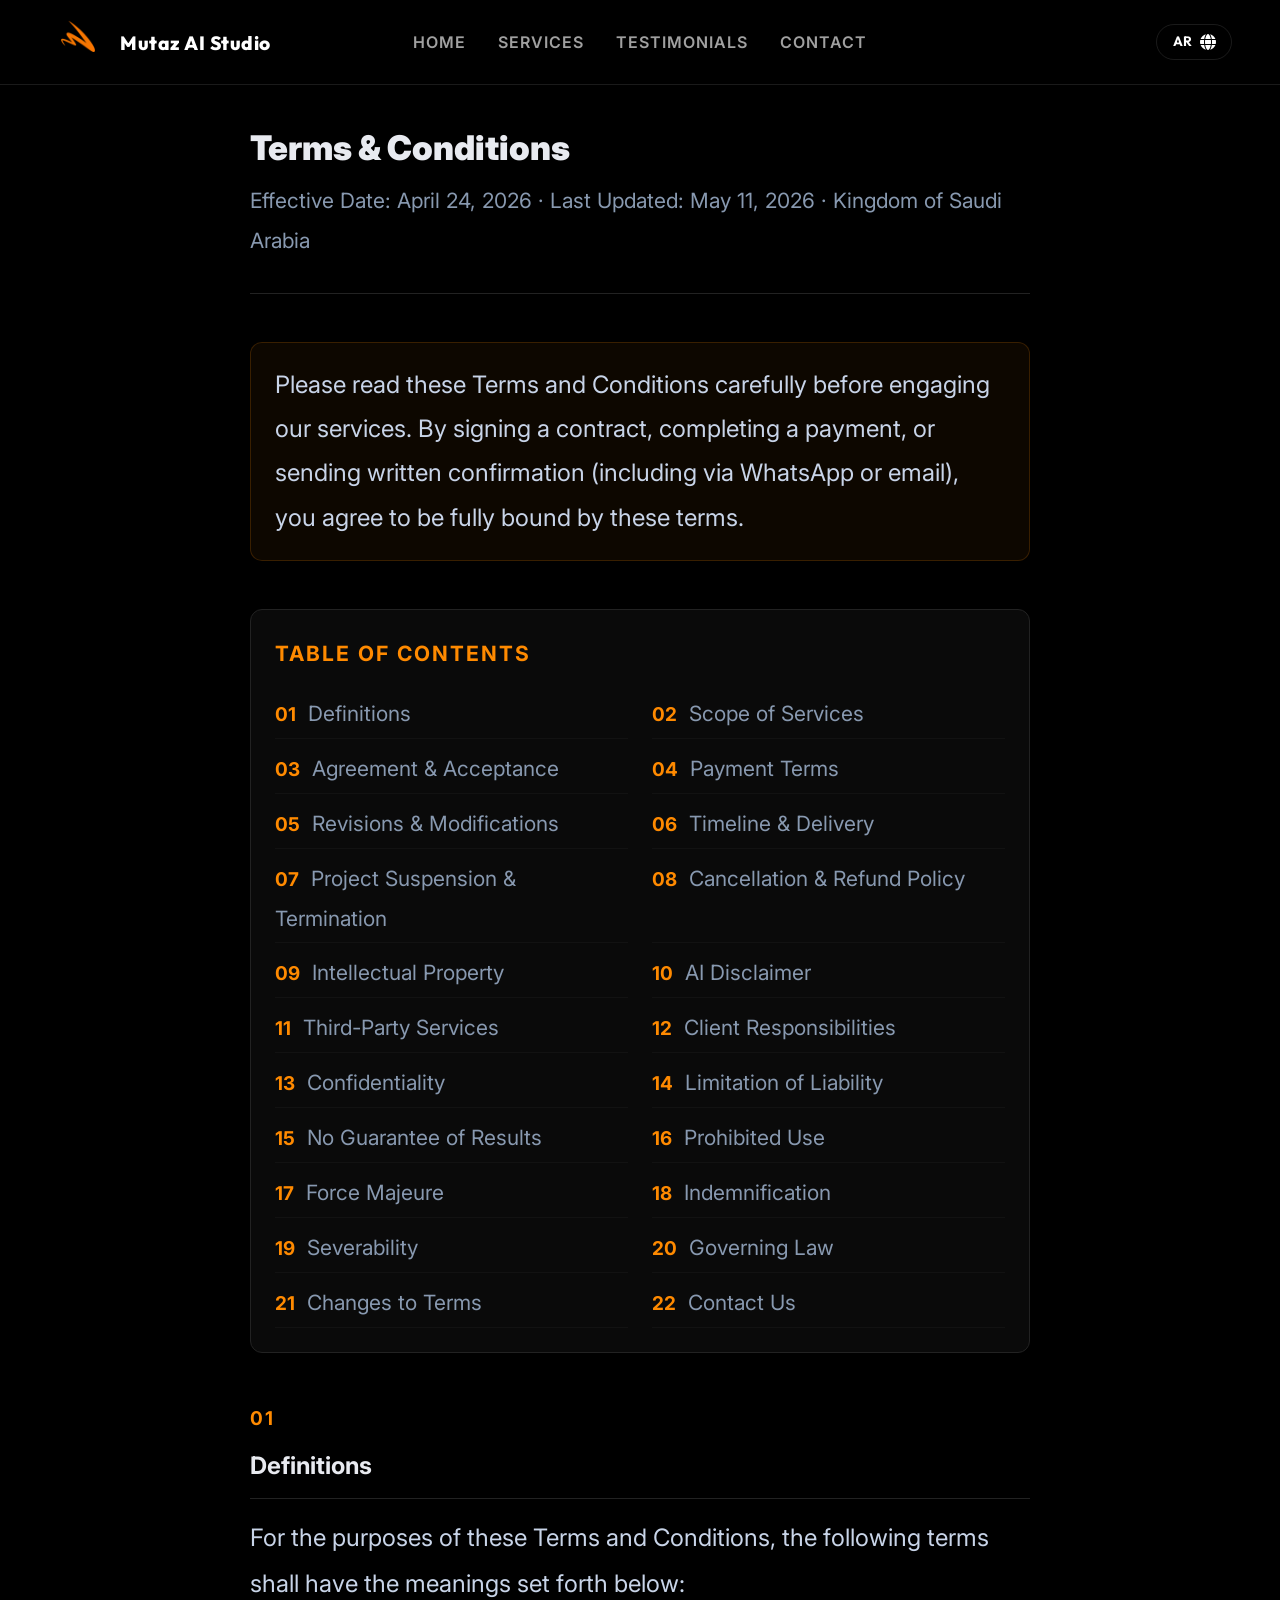
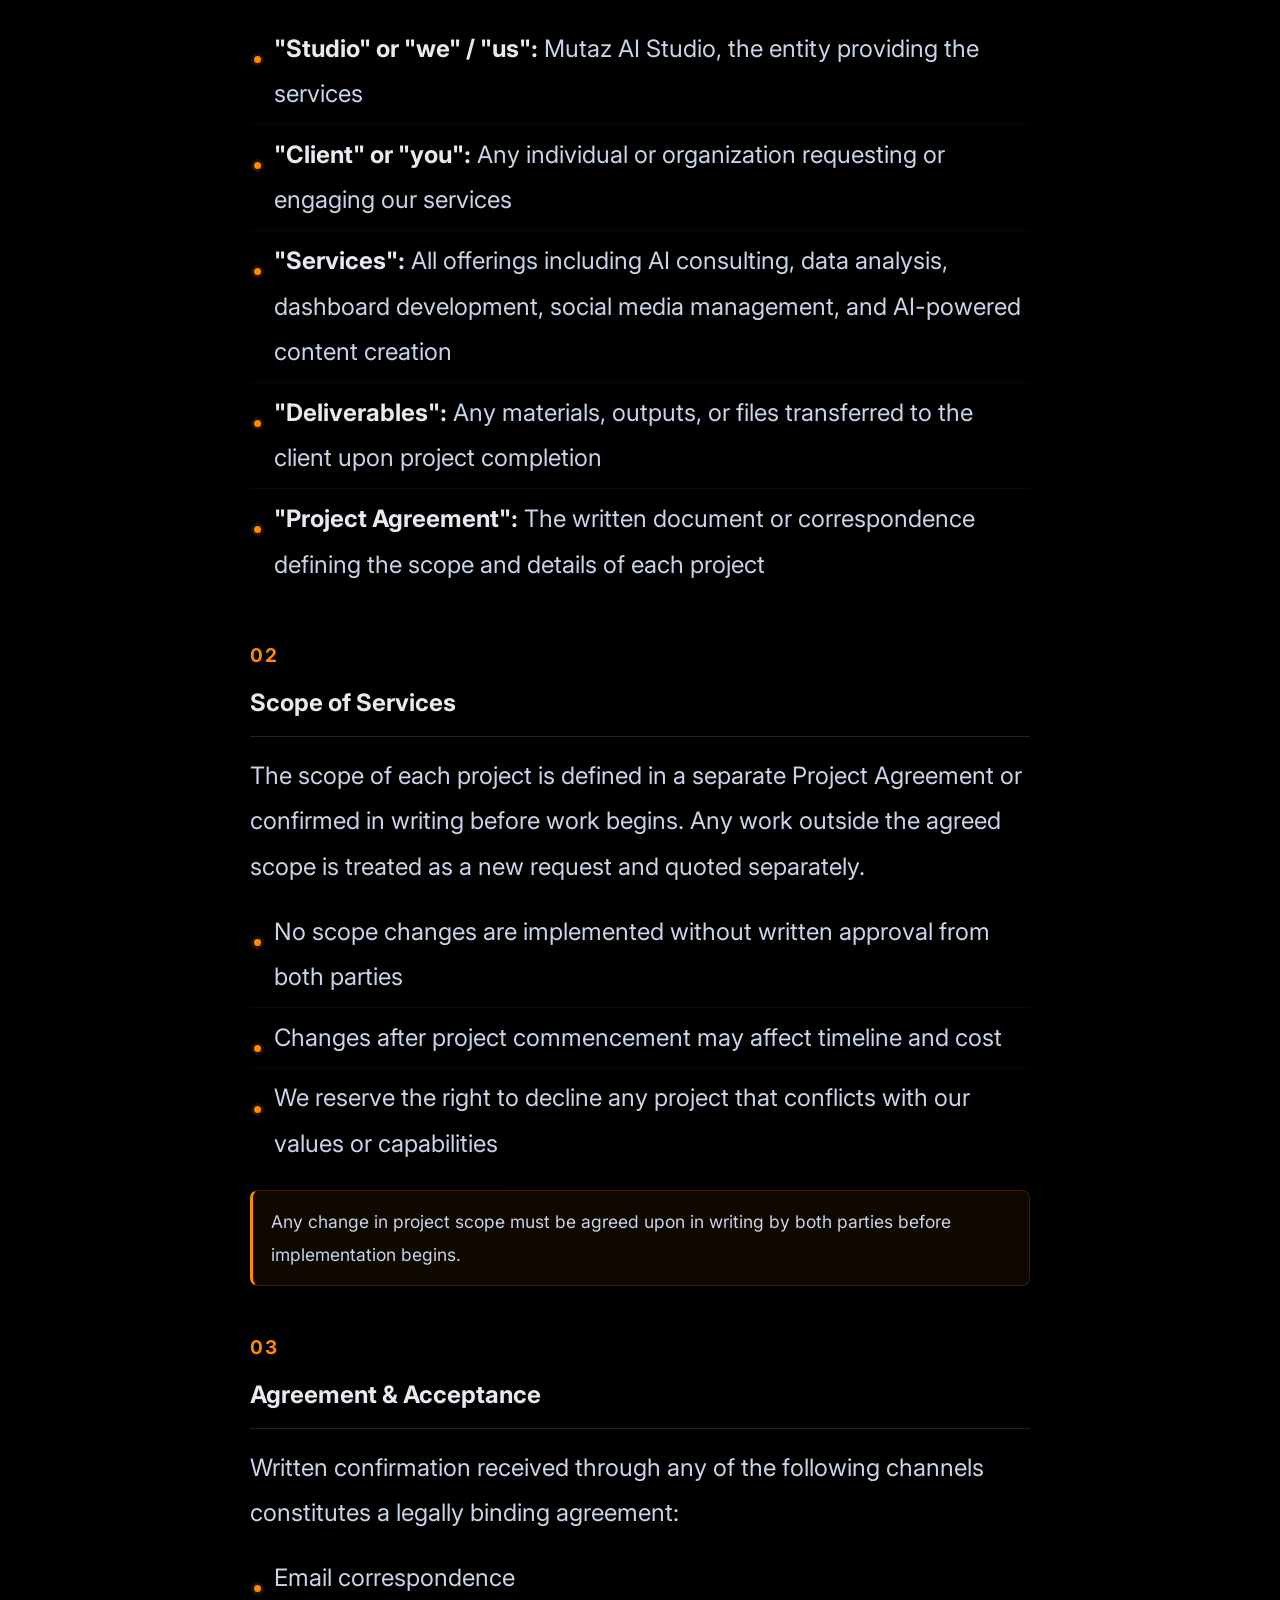
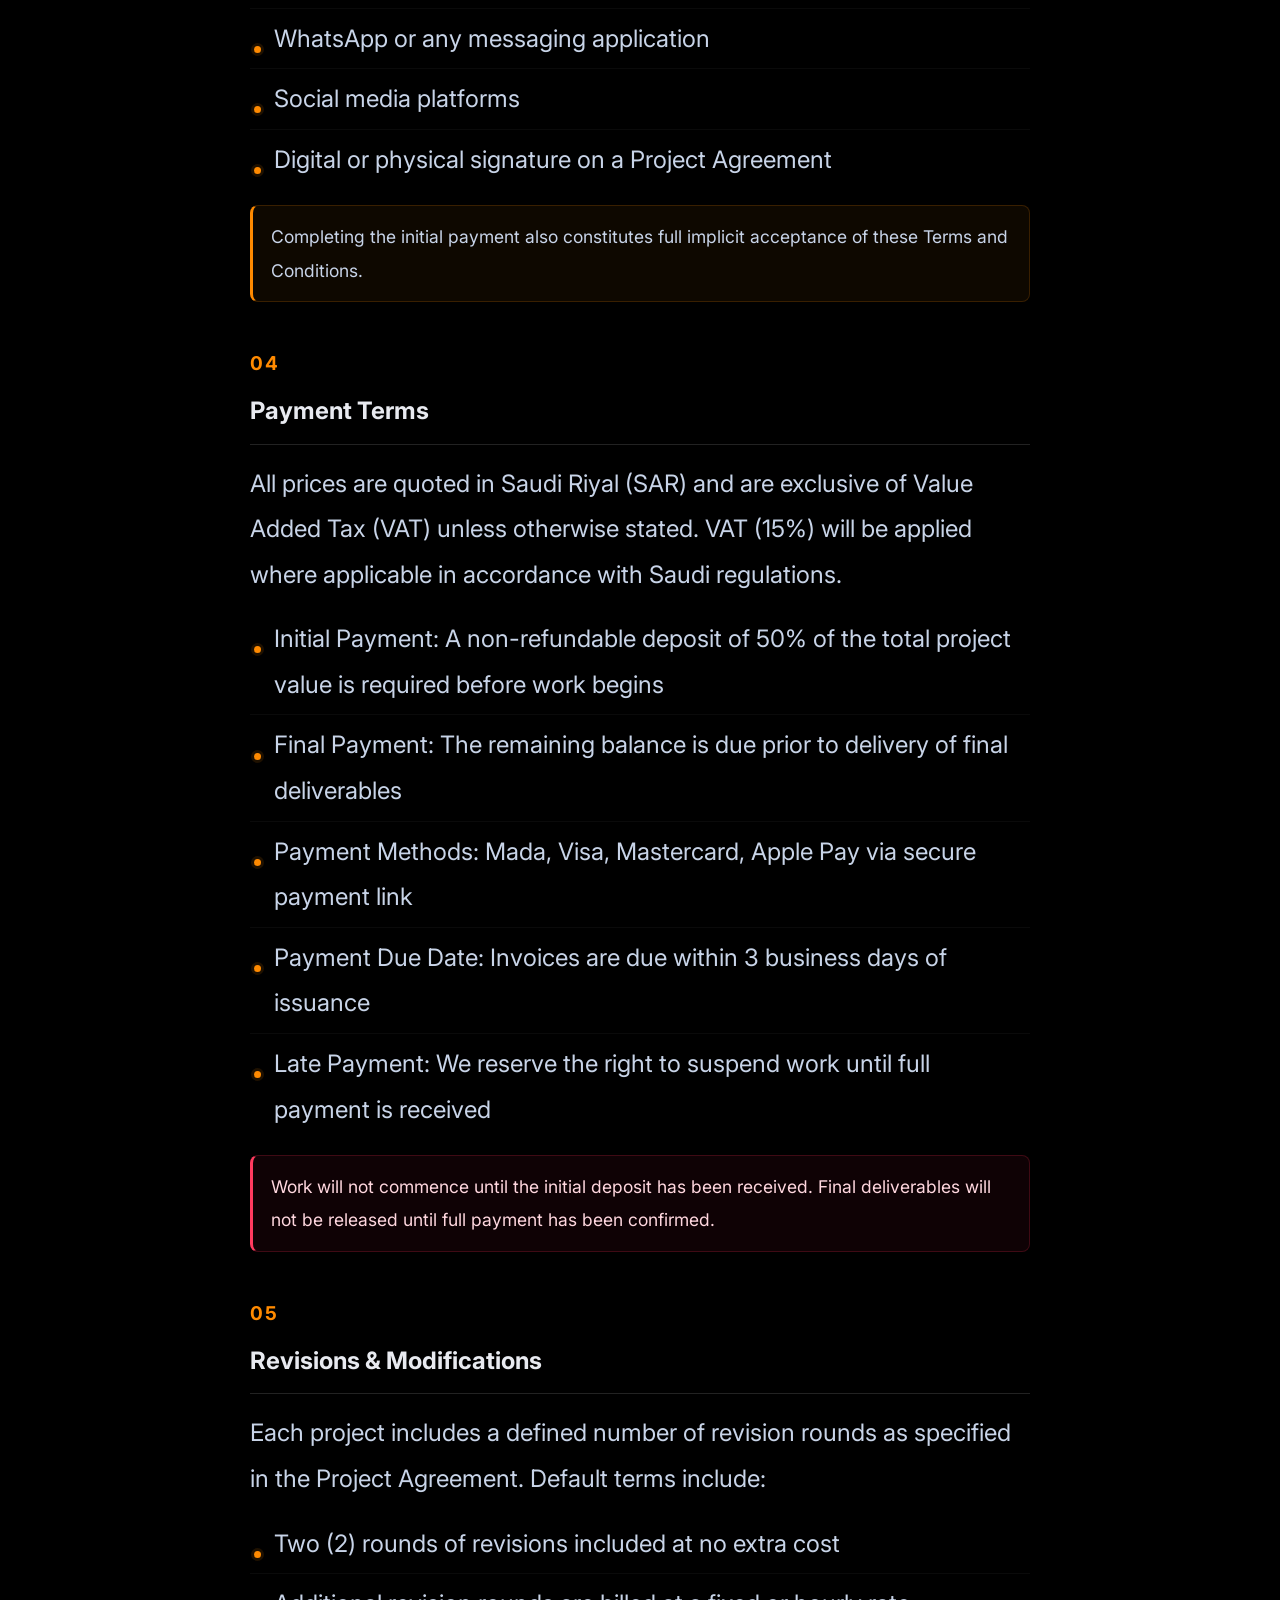
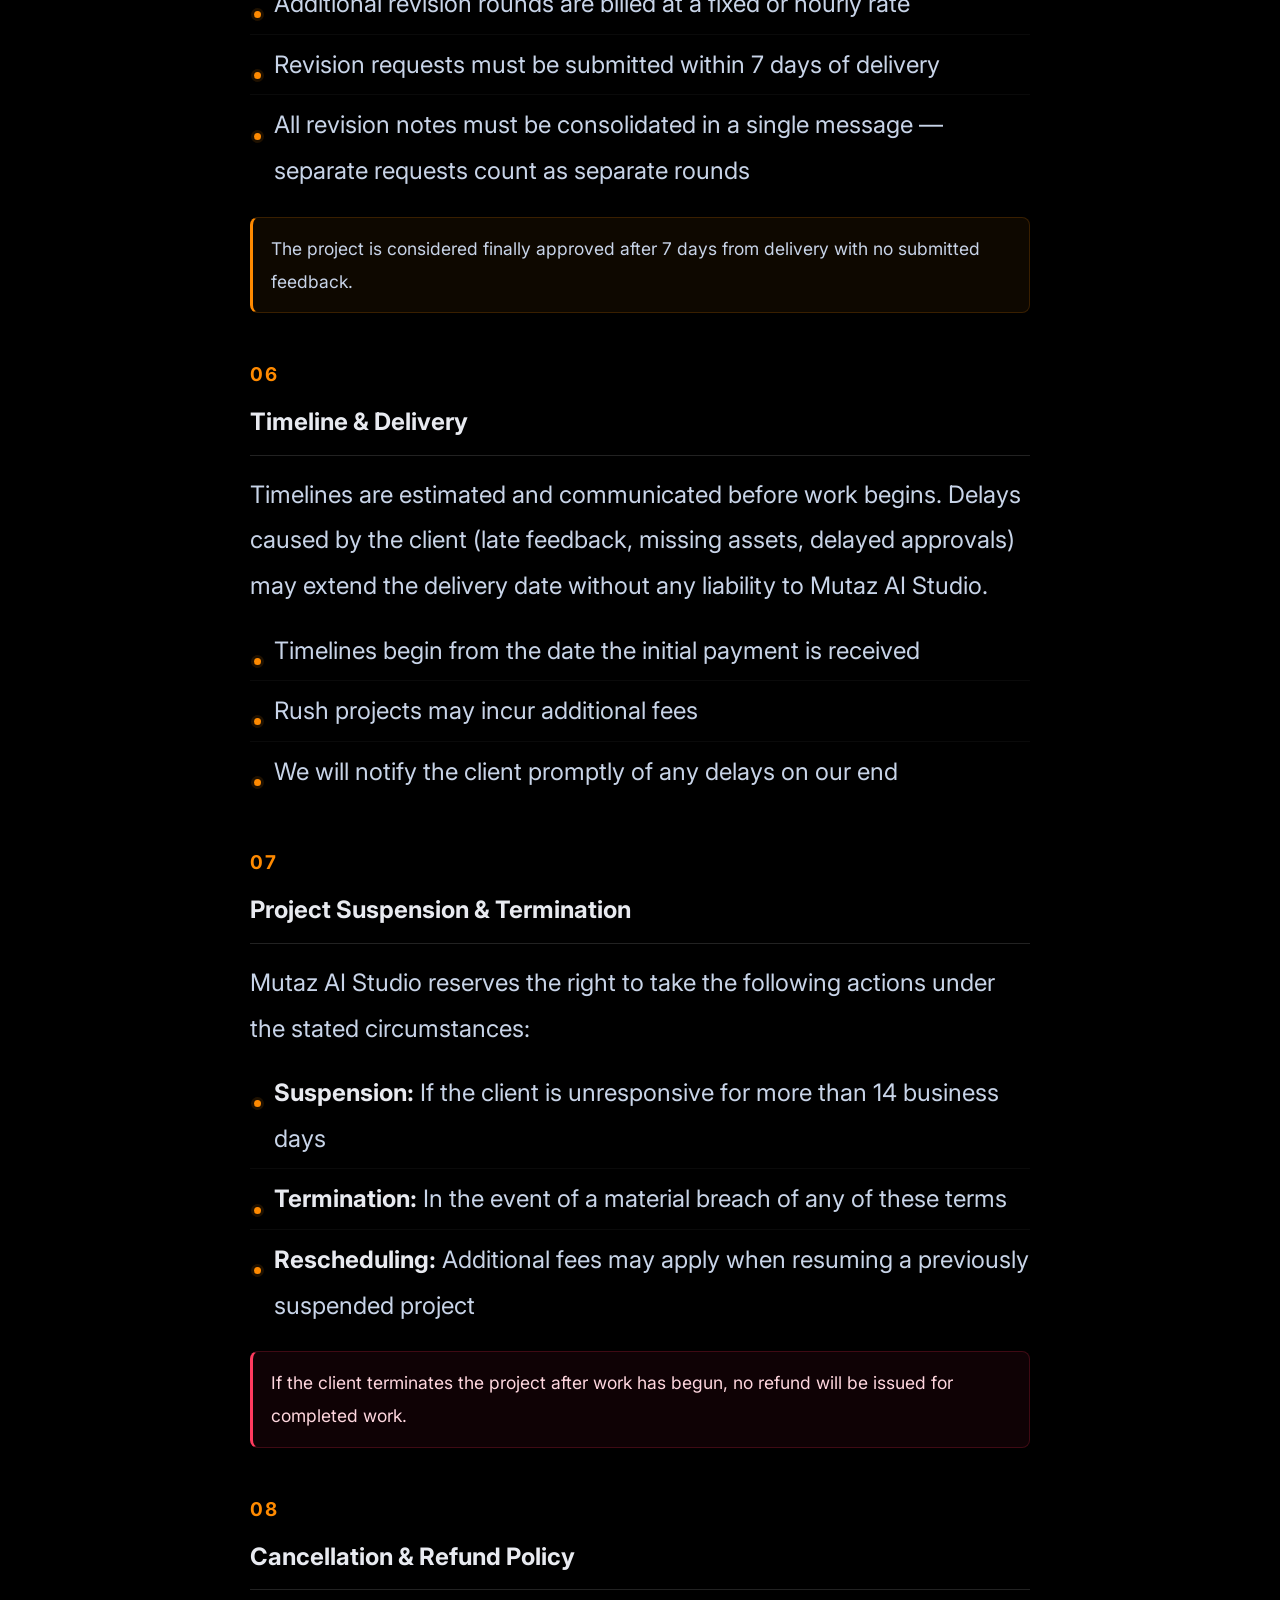
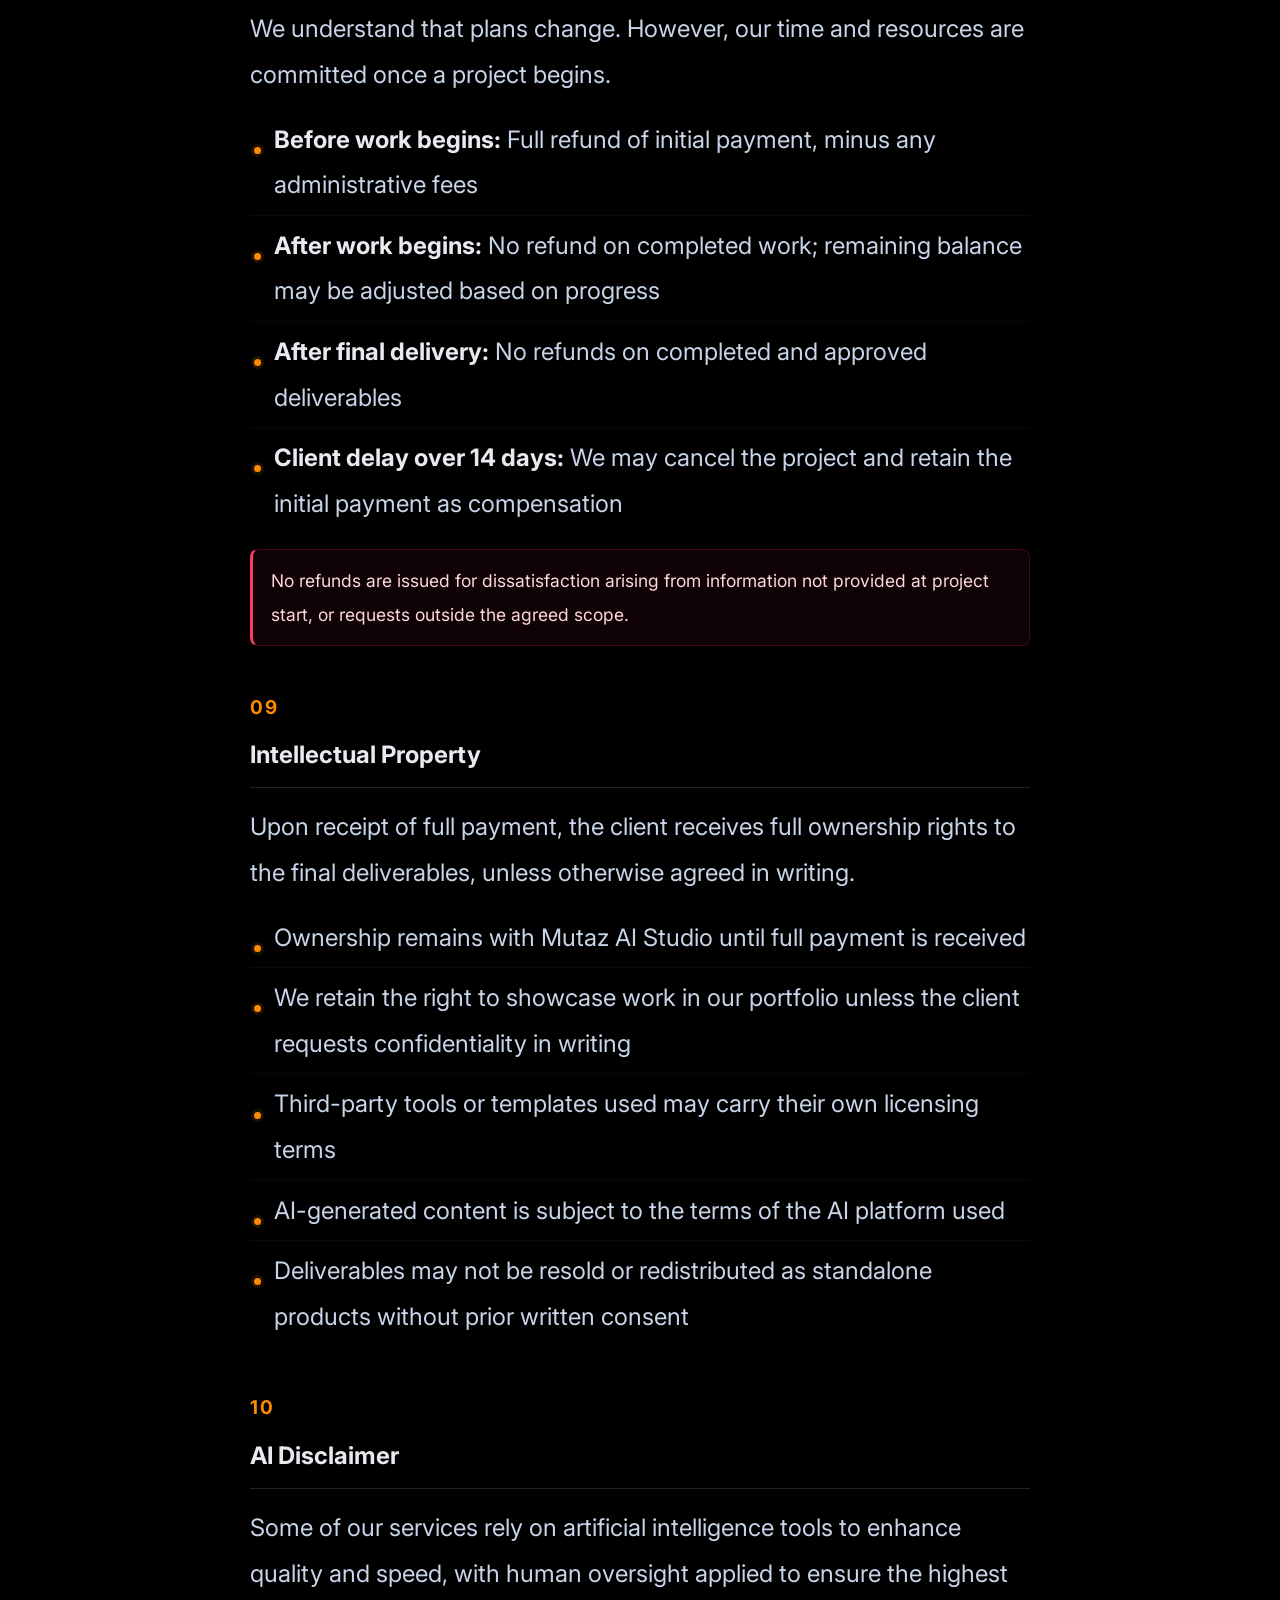
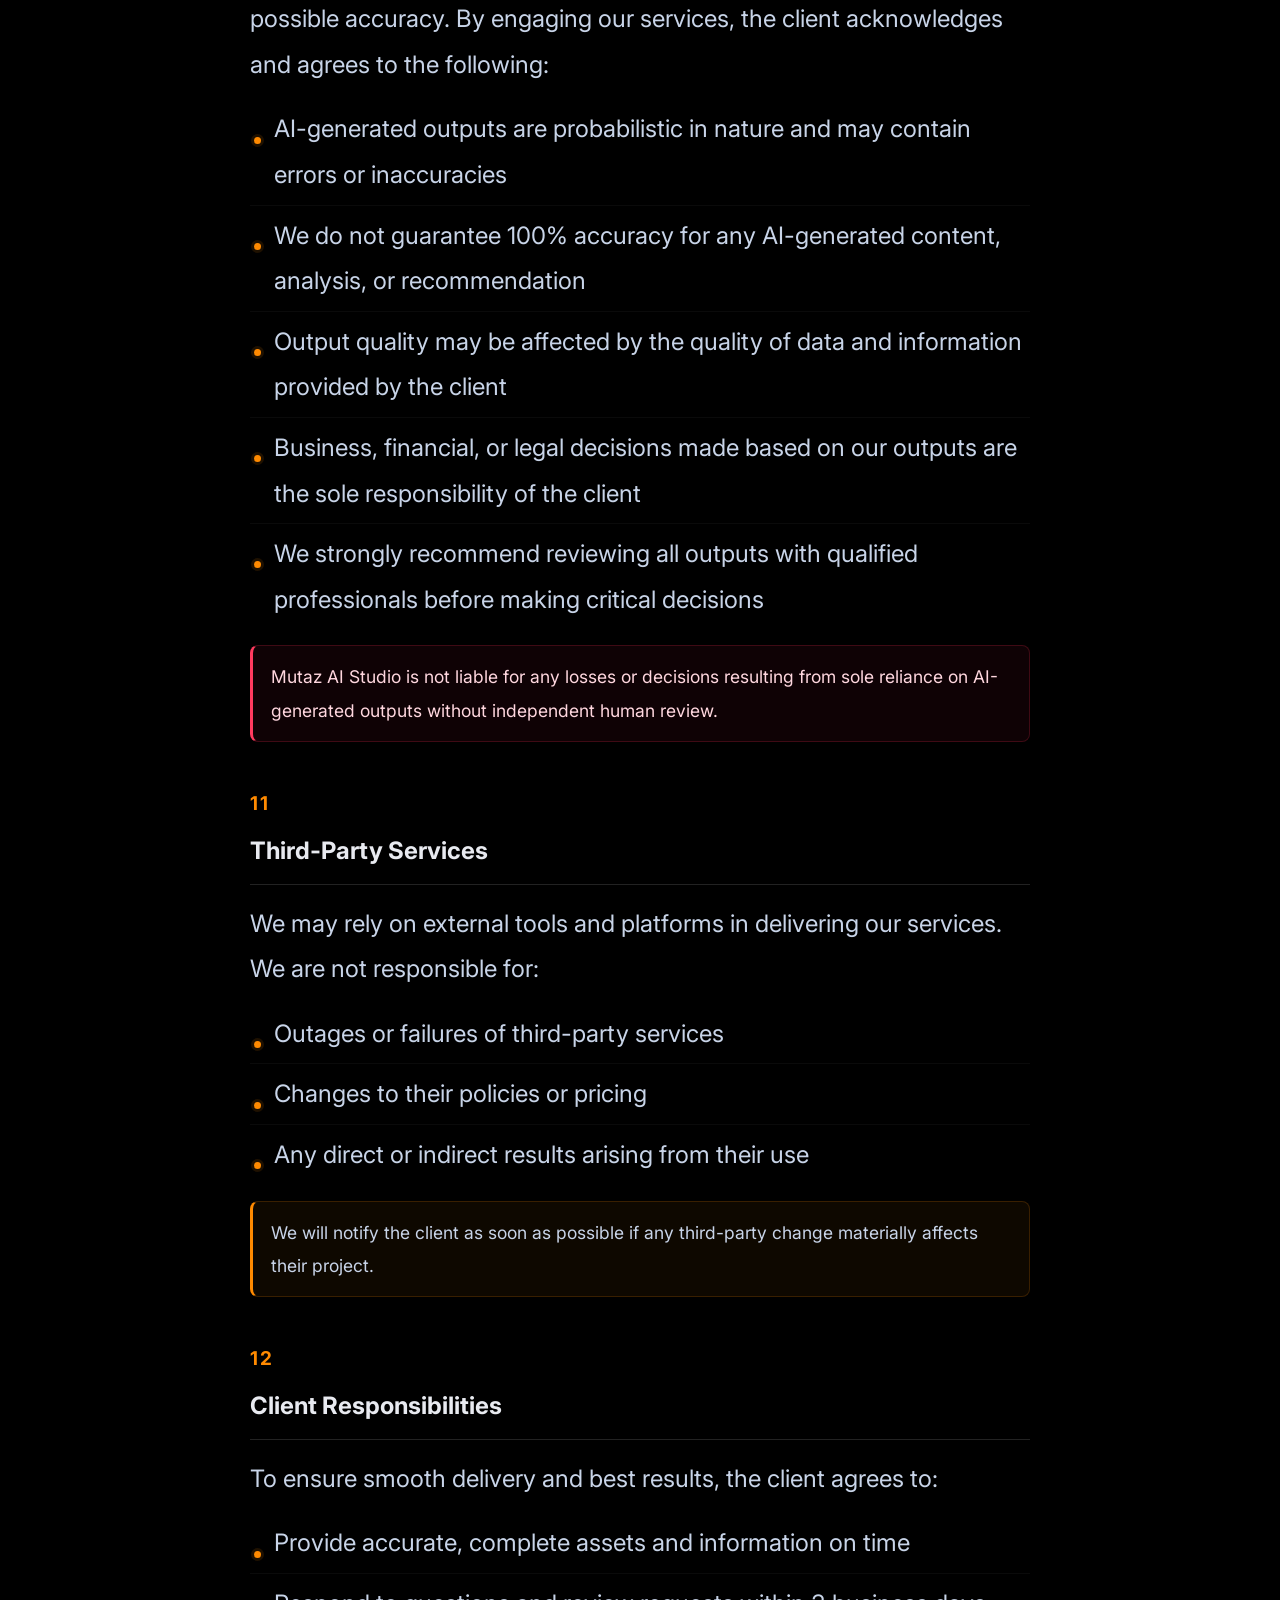
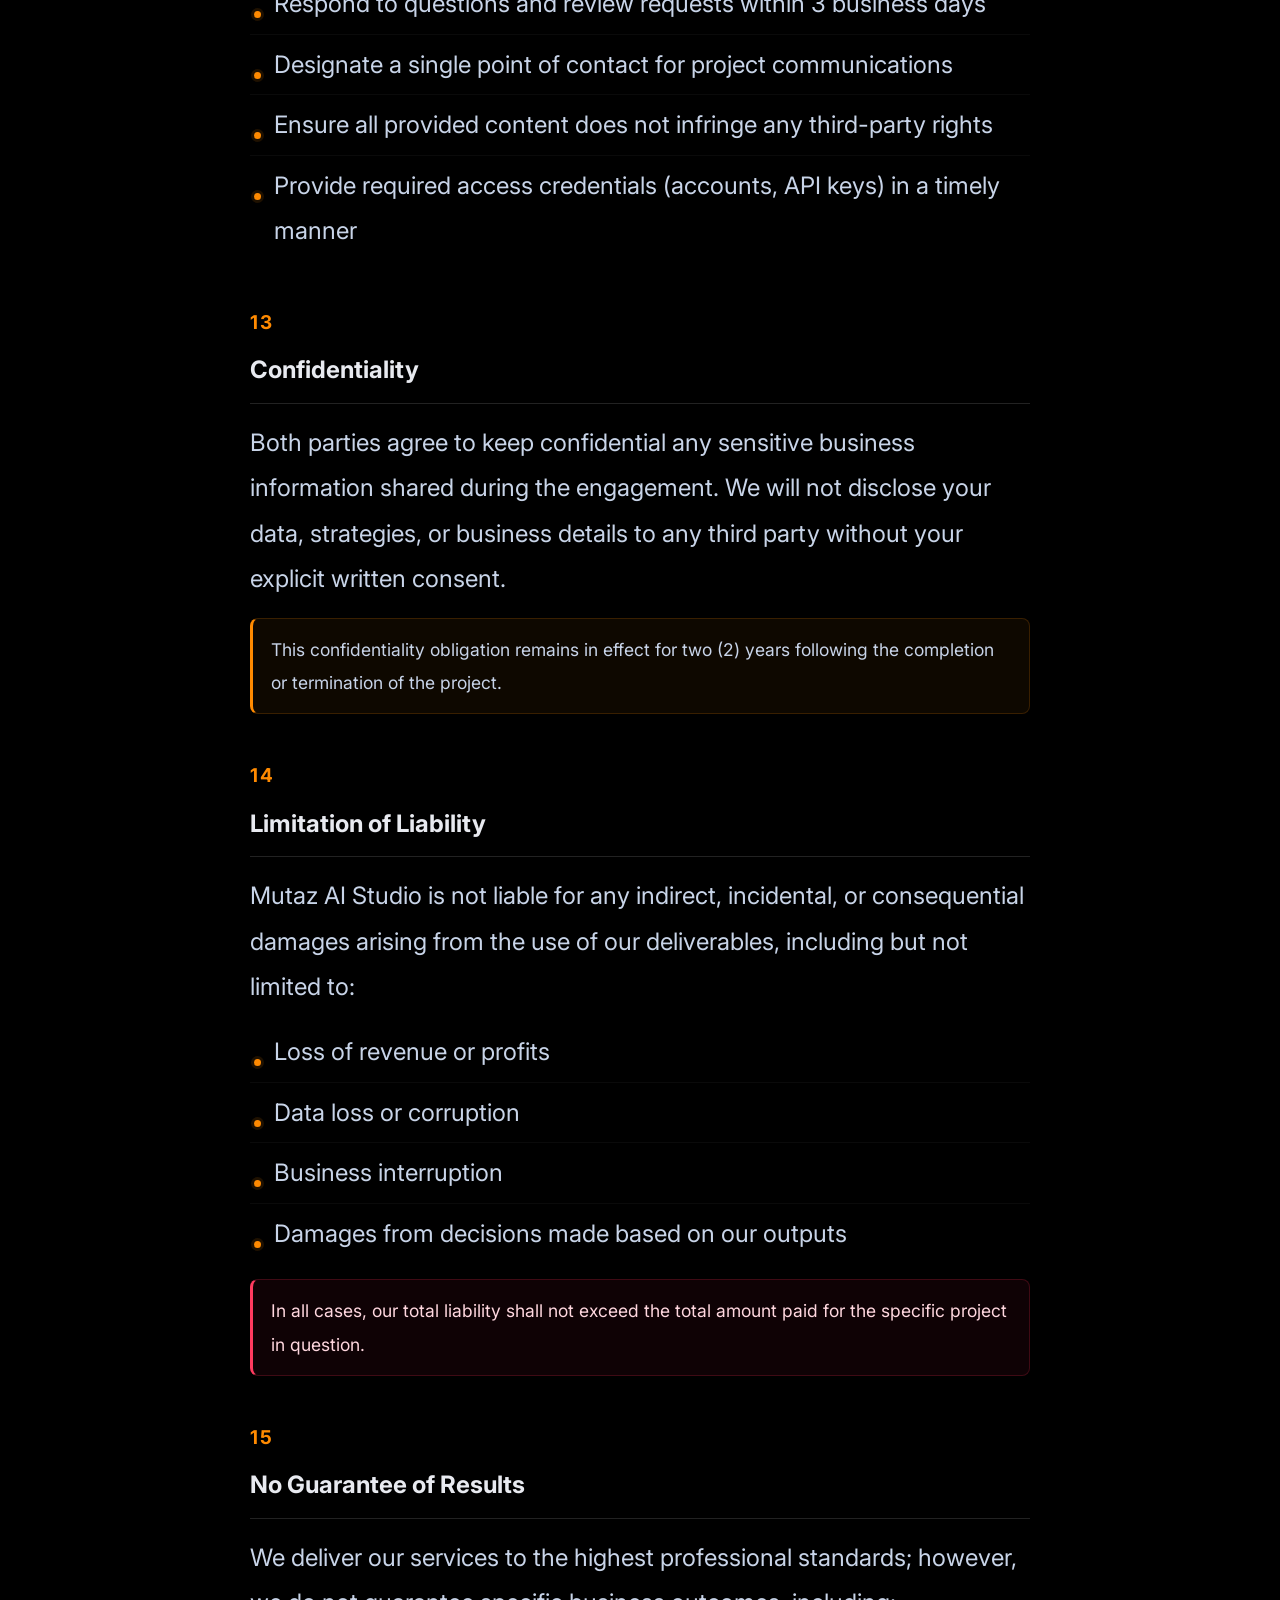
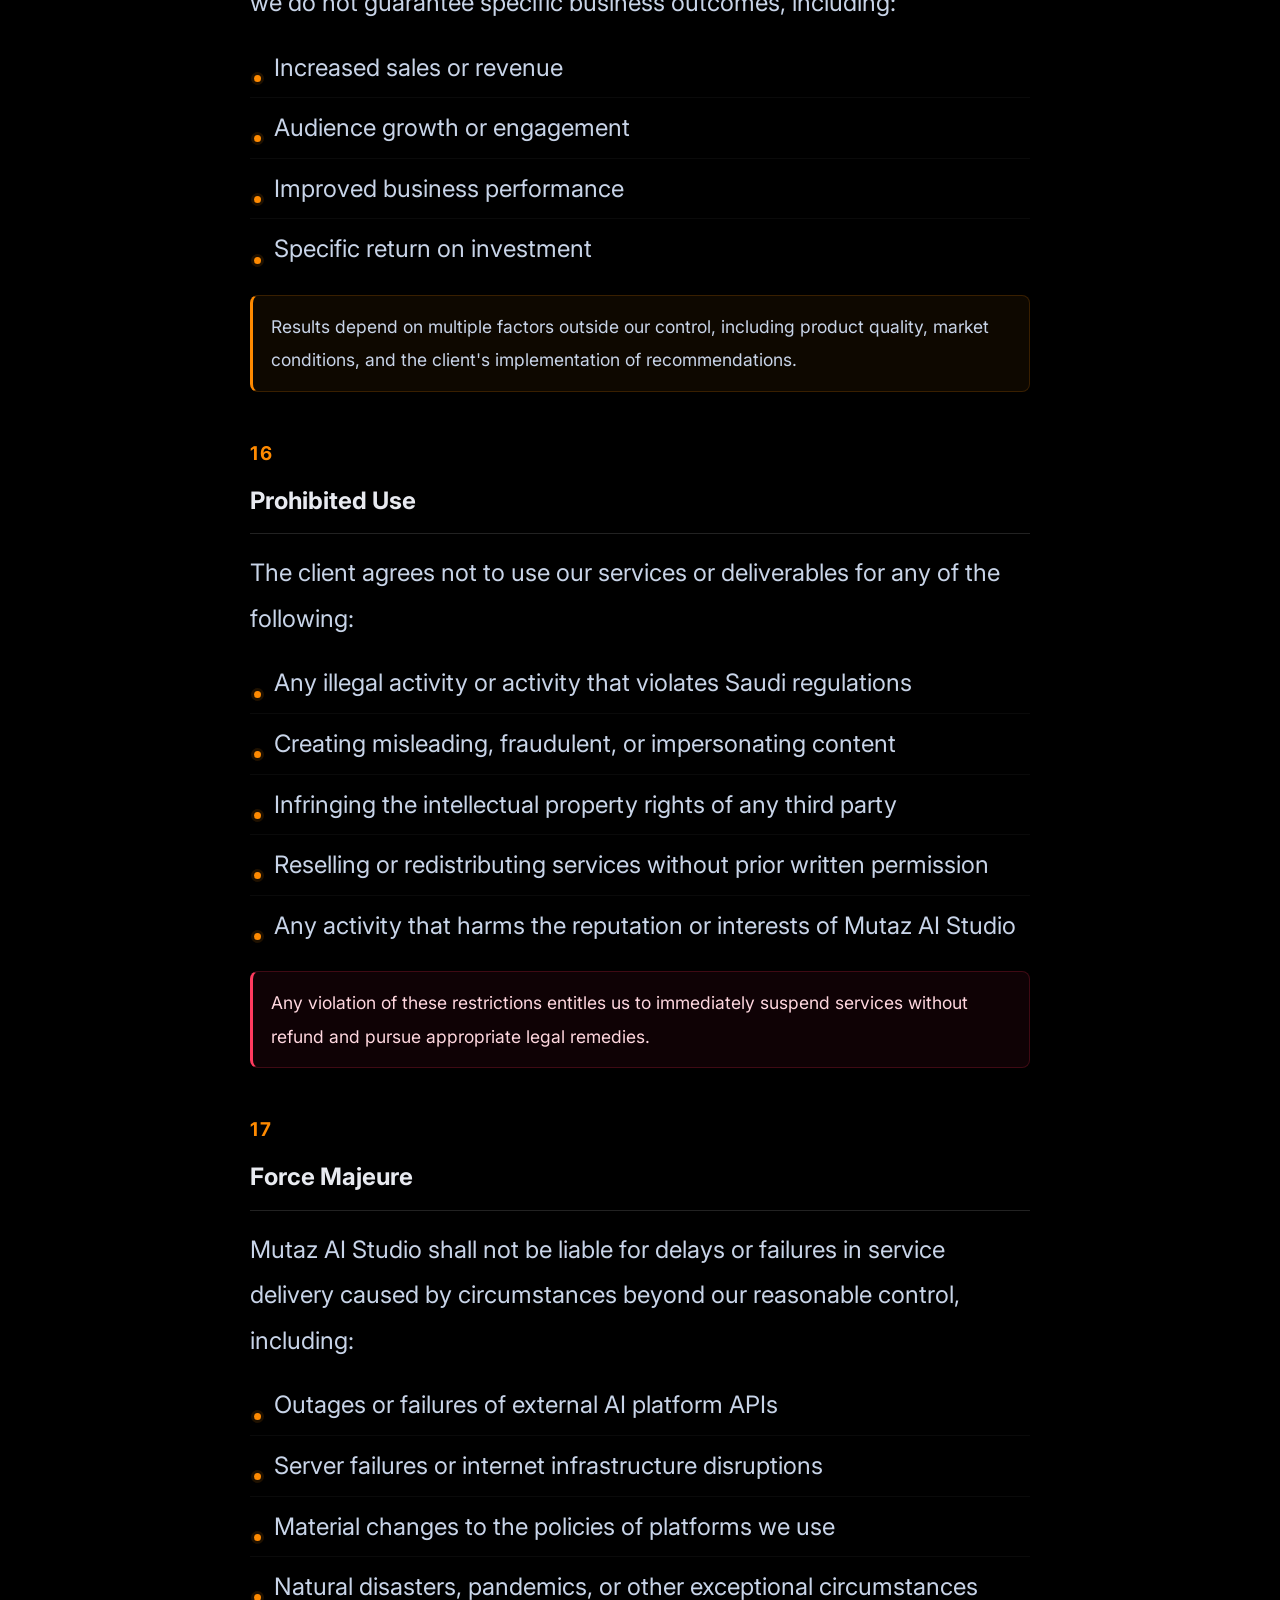
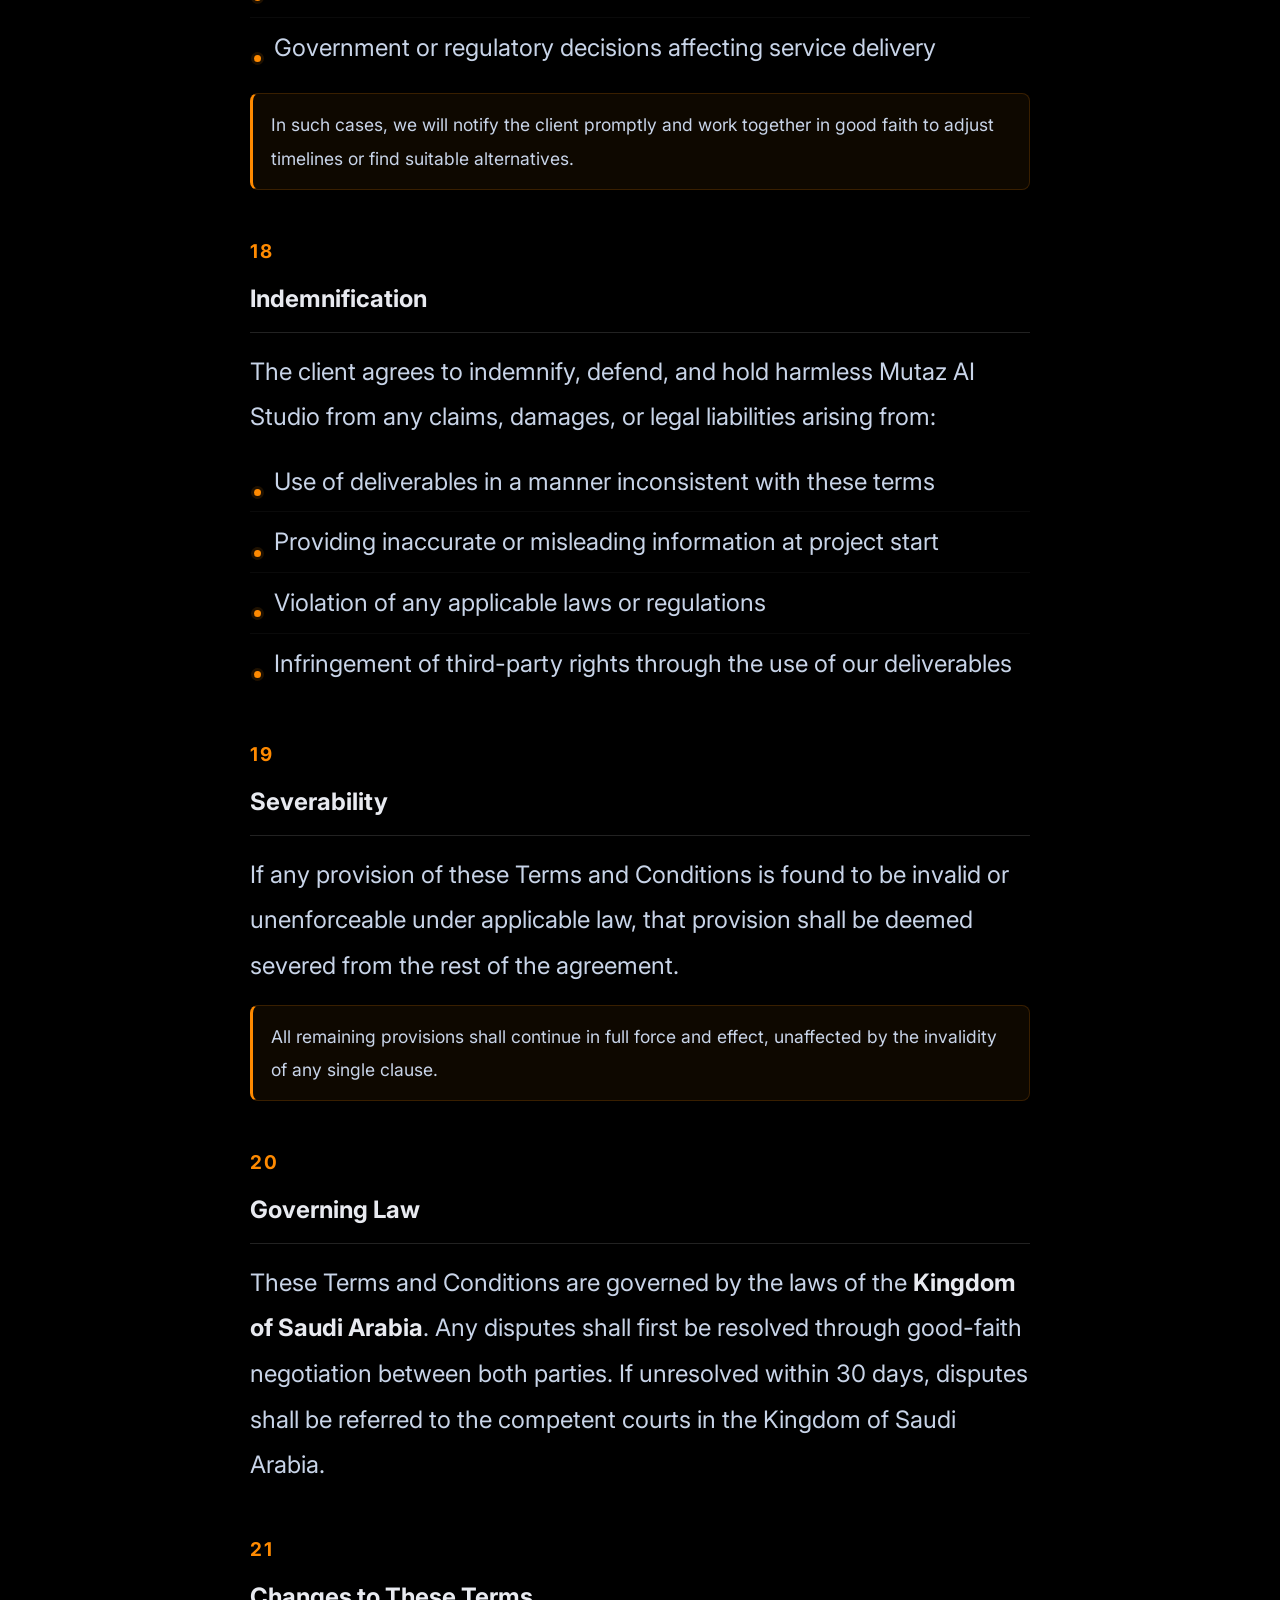
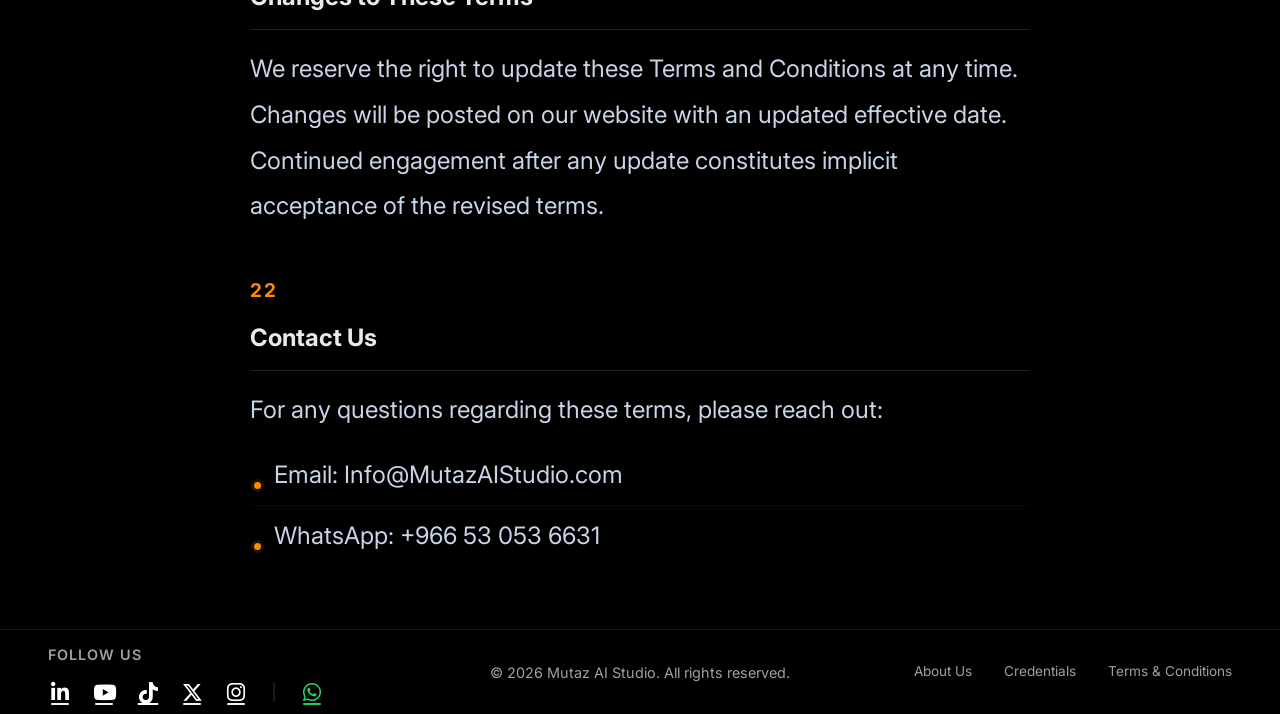
<file: terms-final-en.html>
<!DOCTYPE html>
<html lang="en" dir="ltr">
<head>
<meta charset="UTF-8">
<meta name="viewport" content="width=device-width, initial-scale=1.0">
<title>Mutaz AI Studio</title>
<link rel="icon" type="image/png" href="favicon.png?v=2">
<link rel="apple-touch-icon" href="favicon.png?v=2">
<link href="https://fonts.googleapis.com/css2?family=Inter:wght@300;400;500;600;700;900&family=Outfit:wght@400;700;800&display=swap" rel="stylesheet">
<link rel="stylesheet" href="https://cdnjs.cloudflare.com/ajax/libs/font-awesome/6.5.1/css/all.min.css">
<style>
  :root {
    --bg: #000000;
    --card: #0a0a0a;
    --border: #222222;
    --cyan: #ff8a00;
    --purple: #ff8a00;
    --magenta: #ff8a00;
    --text: #e8eaf0;
    --muted: #8899b0;
    --soft: #c8d4e8;
  }

  * { margin: 0; padding: 0; box-sizing: border-box; }

  body {
    background: var(--bg);
    font-family: 'Inter', sans-serif;
    color: var(--text);
    min-height: 100vh;
    padding: 128px 24px 0;
    line-height: 1.9;
  }

  .container { max-width: 780px; margin: 0 auto; }

  .doc-header {
    border-bottom: 1px solid var(--border);
    padding-bottom: 32px;
    margin-bottom: 48px;
  }

  .brand {
    font-size: 19px;
    font-weight: 700;
    letter-spacing: 3px;
    color: var(--cyan);
    text-transform: uppercase;
    margin-bottom: 16px;
  }

  h1 {
    font-size: 34px;
    font-weight: 900;
    color: var(--text);
    margin-bottom: 12px;
    line-height: 1.2;
  }

  .meta { font-size: 21px; color: var(--muted); }

  .intro-box {
    background: rgba(255,138,0,0.05);
    border: 1px solid rgba(255,138,0,0.18);
    border-radius: 12px;
    padding: 20px 24px;
    margin-bottom: 48px;
    font-size: 24px;
    color: var(--soft);
    line-height: 1.85;
  }

  .section { margin-bottom: 44px; }

  .section-number {
    font-size: 19px;
    font-weight: 700;
    letter-spacing: 2px;
    color: var(--cyan);
    text-transform: uppercase;
    margin-bottom: 6px;
  }

  h2 {
    font-size: 24px;
    font-weight: 700;
    color: var(--text);
    margin-bottom: 16px;
    padding-bottom: 10px;
    border-bottom: 1px solid var(--border);
  }

  p { font-size: 24px; color: var(--soft); margin-bottom: 12px; }

  ul { list-style: none; margin: 12px 0; padding: 0; }

  ul li {
    font-size: 24px;
    color: var(--soft);
    padding: 7px 0 7px 24px;
    position: relative;
    border-bottom: 1px solid rgba(255,255,255,0.04);
  }

  ul li:last-child { border-bottom: none; }

  ul li::before {
    content: '';
    position: absolute;
    left: 4px;
    top: 1.55em;
    width: 7px;
    height: 7px;
    border-radius: 999px;
    background: var(--cyan);
    box-shadow: 0 0 0 3px rgba(255,138,0,0.12);
  }

  .highlight {
    background: rgba(255,138,0,0.055);
    border: 1px solid rgba(255,138,0,0.18);
    border-left: 3px solid var(--purple);
    border-radius: 8px;
    padding: 14px 18px;
    margin: 16px 0;
    font-size: 17.5px;
    color: var(--soft);
  }

  .warning {
    background: rgba(255,45,80,0.06);
    border: 1px solid rgba(255,45,80,0.2);
    border-left: 3px solid #ff3b5f;
    border-radius: 8px;
    padding: 14px 18px;
    margin: 16px 0;
    font-size: 17.5px;
    color: #ffd7df;
  }

  .toc {
    background: var(--card);
    border: 1px solid var(--border);
    border-radius: 12px;
    padding: 24px;
    margin-bottom: 48px;
  }

  .toc h3 {
    font-size: 21px;
    font-weight: 700;
    color: var(--cyan);
    letter-spacing: 2px;
    text-transform: uppercase;
    margin-bottom: 16px;
  }

  .toc-grid {
    display: grid;
    grid-template-columns: 1fr 1fr;
    gap: 6px 24px;
  }

  .toc-item {
    font-size: 21px;
    color: var(--muted);
    padding: 4px 0;
    border-bottom: 1px solid rgba(255,255,255,0.03);
  }

  .toc-item span {
    color: var(--cyan);
    font-weight: 700;
    margin-right: 6px;
    font-size: 19px;
  }

  .doc-footer {
    margin-top: 60px;
    padding-top: 32px;
    border-top: 1px solid var(--border);
    display: flex;
    justify-content: space-between;
    align-items: center;
    flex-wrap: wrap;
    gap: 12px;
  }

  .doc-footer p { font-size: 20px; color: var(--muted); margin: 0; }

  strong { color: var(--text); font-weight: 700; }

  @media (max-width: 600px) {
    h1 { font-size: 26px; }
    body { padding: 32px 16px; }
    .toc-grid { grid-template-columns: 1fr; }
  }
</style>
</head>
<body>

<nav class="navbar">
    <div class="nav-left">
        <div class="brand-logo">
            <img src="logo.png" alt="Mutaz AI Studio Logo" class="logo-img">
        </div>
        <span class="brand-name">Mutaz AI Studio</span>
    </div>
    <div class="nav-center">
        <a href="index.html#home" class="nav-link">HOME</a>
        <a href="index.html#services" class="nav-link">SERVICES</a>
        <a href="index.html#testimonials" class="nav-link">TESTIMONIALS</a>
        <a href="index.html#contact" class="nav-link">CONTACT</a>
    </div>
    <div class="nav-right">
        <button class="toggle-btn" onclick="toggleSubpageLang()">
            <span class="lang-text">AR</span>
            <i class="fa-solid fa-globe"></i>
        </button>
    </div>
    <button class="mobile-menu-toggle" id="mobile-menu-toggle" aria-label="Open menu" aria-controls="mobile-menu" aria-expanded="false">
        <span></span>
        <span></span>
        <span></span>
    </button>
</nav>

<div class="mobile-menu" id="mobile-menu" aria-hidden="true">
    <div class="mobile-menu-panel">
        <a href="index.html#home" class="mobile-nav-link">HOME</a>
        <a href="index.html#services" class="mobile-nav-link">SERVICES</a>
        <a href="index.html#testimonials" class="mobile-nav-link">TESTIMONIALS</a>
        <a href="index.html#contact" class="mobile-nav-link">CONTACT</a>
        <button class="mobile-lang-toggle" type="button" onclick="toggleSubpageLang()">
            <span>AR</span>
            <i class="fa-solid fa-globe"></i>
        </button>
    </div>
</div>
<script>
function toggleSubpageLang() {
    const routeMap = {
        'about-us': 'about-us-en',
        'about-us-en': 'about-us',
        'credentials': 'credentials-en',
        'credentials-en': 'credentials',
        'terms-final-ar': 'terms-final-en',
        'terms-final-en': 'terms-final-ar'
    };
    const currentPath = window.location.pathname.replace(/\/$/, '');
    const pathParts = currentPath.split('/');
    const currentFile = pathParts.pop() || '';
    const hasHtml = currentFile.endsWith('.html');
    const currentPage = hasHtml ? currentFile.slice(0, -5) : currentFile;
    const nextPage = routeMap[currentPage];
    if (!nextPage) return;

    pathParts.push(`${nextPage}${hasHtml ? '.html' : ''}`);
    localStorage.setItem('lang', nextPage.endsWith('-en') ? 'en' : 'ar');
    window.location.href = `${pathParts.join('/')}${window.location.search}${window.location.hash}`;
}

document.addEventListener('DOMContentLoaded', function () {
    const mobileMenuToggle = document.getElementById('mobile-menu-toggle');
    const mobileMenu = document.getElementById('mobile-menu');
    if (!mobileMenuToggle || !mobileMenu) return;

    const setMobileMenu = (open) => {
        mobileMenuToggle.classList.toggle('is-open', open);
        mobileMenu.classList.toggle('is-open', open);
        mobileMenuToggle.setAttribute('aria-expanded', String(open));
        mobileMenu.setAttribute('aria-hidden', String(!open));
        document.body.classList.toggle('mobile-menu-open', open);
    };

    mobileMenuToggle.addEventListener('click', () => {
        setMobileMenu(!mobileMenu.classList.contains('is-open'));
    });

    mobileMenu.querySelectorAll('a, button').forEach((item) => {
        item.addEventListener('click', () => setMobileMenu(false));
    });
});
</script>
<style>
.terms-navbar {
    position: fixed;
    top: 0;
    left: 0;
    right: 0;
    height: 85px;
    padding: 0 3rem;
    display: flex;
    align-items: center;
    justify-content: space-between;
    gap: 1.5rem;
    background: #000000;
    border-bottom: 1px solid rgba(255, 255, 255, 0.1);
    z-index: 9999;
}
.terms-brand {
    color: #ffffff;
    text-decoration: none;
    display: inline-flex;
    align-items: center;
    gap: 0.75rem;
    font-family: 'Outfit', sans-serif;
    font-size: 1.2rem;
    font-weight: 900;
    letter-spacing: 0.5px;
    white-space: nowrap;
}
.terms-brand img {
    height: 60px;
    width: auto;
    mix-blend-mode: screen;
}
.terms-nav-links {
    display: flex;
    align-items: center;
    justify-content: center;
    gap: 2.2rem;
}
.terms-nav-links a {
    color: rgba(255,255,255,0.76);
    text-decoration: none;
    font-weight: 600;
    font-size: 1rem;
    letter-spacing: 1px;
    position: relative;
    transition: color 0.3s ease;
}
.terms-nav-links a:hover {
    color: var(--text);
    text-shadow: 0 0 1px var(--text);
}
.terms-nav-links a::after {
    content: '';
    position: absolute;
    bottom: -4px;
    left: 0;
    width: 0;
    height: 2px;
    background-color: var(--cyan);
    transition: width 0.3s ease;
}
.terms-nav-links a:hover::after { width: 100%; }
.lang-btn {
    color: #ffffff;
    font-family: inherit;
    display: inline-flex;
    align-items: center;
    background: transparent;
    padding: 10px 15px;
    border-radius: 30px;
    border: 1px solid rgba(255,255,255,0.16);
    transition: all 0.3s ease;
    cursor: pointer;
    justify-content: center;
}
.lang-btn:hover {
    background: rgba(255,255,255,0.08);
    border-color: var(--text);
}
.navbar {
    display: flex;
    justify-content: space-between;
    align-items: center;
    position: fixed;
    top: 0;
    left: 0;
    right: 0;
    width: 100%;
    z-index: 1000;
    background: #000000;
    border-bottom: 1px solid rgba(255, 255, 255, 0.1);
    height: 85px;
    padding: 0 3rem;
    box-sizing: border-box;
}
.nav-left,
.nav-right {
    flex: 1;
    display: flex;
    align-items: center;
}
.nav-left { justify-content: flex-start; }
.nav-right {
    justify-content: flex-end;
    gap: 1rem;
}
.brand-name {
    font-family: 'Outfit', sans-serif !important;
    font-size: 1.2rem;
    font-weight: 800;
    letter-spacing: 0.5px;
    color: #ffffff;
    margin-left: 0.75rem;
    line-height: 1;
    margin-top: 4px;
}
.logo-img {
    height: 60px;
    width: auto;
    object-fit: contain;
    mix-blend-mode: screen;
}
.nav-center {
    display: flex;
    justify-content: center;
    flex: 2;
    gap: 2rem;
}
.nav-center a {
    color: #a0a0a0;
    text-decoration: none;
    font-size: 1rem;
    font-weight: 600;
    letter-spacing: 1px;
    transition: color 0.3s ease;
    position: relative;
}
.nav-center a:hover {
    color: #ffffff;
    text-shadow: 0 0 1px #ffffff;
}
.nav-center a::after {
    content: '';
    position: absolute;
    bottom: -4px;
    left: 0;
    width: 0;
    height: 2px;
    background-color: #FF8000;
    transition: width 0.3s ease;
}
.nav-center a:hover::after { width: 100%; }
.toggle-btn {
    background: transparent;
    border: 1px solid rgba(255, 255, 255, 0.1);
    color: #ffffff;
    width: 76px;
    height: 36px;
    box-sizing: border-box;
    padding: 0;
    border-radius: 20px;
    cursor: pointer;
    display: flex;
    flex-shrink: 0;
    align-items: center;
    justify-content: center;
    gap: 8px;
    font-size: 0.85rem;
    font-family: inherit;
    transition: all 0.3s ease;
}
.toggle-btn .lang-text {
    width: 20px;
    text-align: center;
    font-family: 'Outfit', sans-serif;
    font-weight: 700;
    line-height: 1;
}
.toggle-btn i {
    width: 16px;
    height: 16px;
    font-size: 16px;
    line-height: 1;
    display: inline-flex;
    align-items: center;
    justify-content: center;
    flex: 0 0 16px;
}
.toggle-btn:hover {
    background: rgba(255, 255, 255, 0.05);
    border-color: #ffffff;
}
@media (max-width: 768px) {
    .navbar {
        height: 72px;
        padding: 0 1.1rem;
    }
    .nav-center,
    .nav-right {
        display: none;
    }
    .logo-img { height: 46px; }
    .brand-name {
        font-size: 0.95rem;
        max-width: none;
        white-space: nowrap;
    }
    .footer {
        flex-direction: column;
        gap: 1.15rem;
        margin: 36px -16px 0;
        padding: 1.5rem 1rem;
        text-align: center;
        height: auto;
    }
    .footer-left {
        order: 1;
        align-items: center;
        width: 100%;
    }
    .social-row {
        justify-content: center;
        flex-wrap: nowrap;
    }
    .social-primary {
        align-items: flex-start;
    }
    [dir="rtl"] .social-primary {
        align-items: flex-end;
    }
    .social-title {
        text-align: start;
        width: auto;
    }
    .social-links {
        justify-content: center;
        flex-wrap: nowrap;
    }
    .footer-right {
        order: 2;
        justify-content: center;
        width: 100%;
    }
    .footer-links {
        justify-content: center;
        gap: 1.25rem;
        flex-wrap: wrap;
    }
    .footer-center {
        order: 3;
        justify-content: center;
        width: 100%;
    }
}
.footer {
    display: flex;
    justify-content: space-between;
    align-items: center;
    height: 85px;
    margin: 64px -24px 0;
    padding: 0 3rem;
    box-sizing: border-box;
    border-top: 1px solid rgba(255, 255, 255, 0.1);
    background: #000000;
    z-index: 100;
}
.footer-left {
    display: flex;
    flex-direction: column;
    gap: 0.75rem;
    flex: 1;
}
.social-row {
    display: inline-flex;
    align-items: flex-end;
    gap: 1.25rem;
    direction: inherit;
}
.social-primary {
    display: inline-flex;
    flex-direction: column;
    align-items: flex-start;
    gap: 0.75rem;
}
[dir="rtl"] .social-primary {
    align-items: flex-end;
}
.social-title {
    display: block;
    font-size: 0.9rem;
    color: #a0a0a0;
    font-weight: 600;
    text-transform: uppercase;
    letter-spacing: 1px;
    text-align: start;
}
[dir="rtl"] .social-title {
    align-self: flex-end;
    font-size: 1rem;
    font-weight: 800;
    text-align: right;
    width: 100%;
    letter-spacing: 0;
}
.social-links {
    display: flex;
    gap: 1.25rem;
    align-items: center;
}
.social-links a {
    color: #ffffff;
    font-size: 1.3rem;
    transition: color 0.3s ease, transform 0.3s ease;
    width: 24px;
    height: 24px;
    display: inline-flex;
    align-items: center;
    justify-content: center;
    line-height: 1;
    overflow: visible;
}
.social-links a i,
.wa-link i {
    display: inline-flex;
    align-items: center;
    justify-content: center;
    line-height: 1;
}
.social-links a[aria-label="TikTok"] i {
    font-size: 1.36rem;
    transform: translateY(1px);
}
.social-links a:hover {
    color: #FF8000;
    transform: translateY(-3px);
}
.social-divider {
    width: 2px;
    height: 20px;
    background: rgba(255, 255, 255, 0.1);
    margin: 0 5px;
    align-self: flex-end;
    margin-bottom: 2px;
}
.wa-link {
    color: #25D366 !important;
    width: 24px;
    height: 24px;
    display: inline-flex;
    align-items: center;
    justify-content: center;
    font-size: 1.3rem;
    line-height: 1;
    transition: color 0.3s ease, transform 0.3s ease;
}
.wa-link:hover {
    color: #1ebe5d !important;
    transform: translateY(-3px) scale(1.1);
}
.footer-center {
    flex: 1;
    display: flex;
    justify-content: center;
}
.copyright {
    color: #a0a0a0;
    font-size: 0.9rem;
}
.footer-right {
    flex: 1;
    display: flex;
    justify-content: flex-end;
}
.footer-links {
    display: flex;
    gap: 2rem;
}
.footer-links a {
    color: #a0a0a0;
    text-decoration: none;
    font-size: 0.85rem;
    transition: color 0.3s ease;
}
.footer-links a:hover {
    color: #ffffff;
}
@media (max-width: 768px) {
    .footer {
        flex-direction: column;
        gap: 1.15rem;
        margin: 36px -16px 0;
        padding: 1.5rem 1rem;
        text-align: center;
        height: auto;
    }
    .footer-left {
        order: 1;
        align-items: center;
        width: 100%;
    }
    .social-row {
        justify-content: center;
        flex-wrap: nowrap;
    }
    .social-primary {
        align-items: flex-start;
    }
    [dir="rtl"] .social-primary {
        align-items: flex-end;
    }
    .social-title {
        text-align: start;
        width: auto;
    }
    .social-links {
        justify-content: center;
        flex-wrap: nowrap;
    }
    .footer-right {
        order: 2;
        justify-content: center;
        width: 100%;
    }
    .footer-links {
        justify-content: center;
        gap: 1.25rem;
        flex-wrap: wrap;
    }
    .footer-center {
        order: 3;
        justify-content: center;
        width: 100%;
    }
}
.terms-footer {
    min-height: 85px;
    margin: 64px -24px 0;
    padding: 1.2rem 3.5rem;
    background: #000000;
    border-top: 1px solid var(--border);
    display: grid;
    grid-template-columns: 1fr auto 1fr;
    align-items: center;
    gap: 1.5rem;
}
.terms-social {
    display: flex;
    align-items: center;
    gap: 1rem;
}
.terms-social span,
.terms-footer-links a,
.terms-copyright {
    color: var(--muted);
    font-size: 0.9rem;
    text-decoration: none;
}
.terms-social a {
    color: rgba(255,255,255,0.78);
    text-decoration: none;
    transition: color 0.3s ease, transform 0.3s ease;
}
.terms-social .wa-link { color: #25D366; }
.terms-footer-links {
    display: flex;
    justify-content: flex-end;
    gap: 1.5rem;
}
.terms-footer-links a:hover,
.terms-social a:hover { color: var(--cyan); }
.terms-social a:hover { transform: translateY(-3px); }
.terms-social .wa-link:hover {
    color: #1ebe5d;
    transform: translateY(-3px) scale(1.1);
}
.terms-footer-links a { transition: color 0.3s ease; }
.terms-footer-links a:hover { color: var(--text); }
@media (max-width: 768px) {
    .terms-navbar {
        height: 72px;
        padding: 0 1rem;
        gap: 8px;
    }
    .terms-nav-links { display: none; }
    .terms-brand span { font-size: 0.95rem; }
    .terms-brand img { height: 46px; }
    .lang-btn {
        font-size: 13px;
        padding: 8px 14px;
    }
    .terms-footer {
        margin: 36px -16px 0;
        padding: 1.4rem 1rem;
        grid-template-columns: 1fr;
        text-align: center;
    }
    .terms-social,
    .terms-footer-links {
        justify-content: center;
        flex-wrap: wrap;
    }
}

@media (max-width: 768px) {
    body { padding: 96px 16px 0; line-height: 1.75; overflow-x: hidden; }
    .container { max-width: 390px; width: 100%; }
    .doc-header { padding-bottom: 20px; margin-bottom: 28px; }
    .brand,
    .section-number { font-size: 12px; letter-spacing: 1px; }
    h1 { font-size: 24px; line-height: 1.3; }
    .meta,
    .toc h3 { font-size: 14px; }
    .intro-box,
    .toc { padding: 16px; margin-bottom: 28px; border-radius: 10px; }
    .intro-box,
    p,
    ul li,
    .toc-item { font-size: 14px; line-height: 1.75; }
    .section { margin-bottom: 30px; }
    h2 { font-size: 17px; line-height: 1.45; margin-bottom: 12px; padding-bottom: 8px; }
    .highlight,
    .warning { font-size: 13px; padding: 12px 14px; }
    .doc-footer { margin-top: 36px; padding-top: 22px; }
    .doc-footer p { font-size: 13px; }
}
</style>
<link rel="stylesheet" href="subpage-nav.css?v=7">



<div class="container">

  <div class="doc-header">
    <h1>Terms & Conditions</h1>
    <div class="meta">Effective Date: April 24, 2026 · Last Updated: May 11, 2026 · Kingdom of Saudi Arabia</div>
  </div>

  <div class="intro-box">
    Please read these Terms and Conditions carefully before engaging our services. By signing a contract, completing a payment, or sending written confirmation (including via WhatsApp or email), you agree to be fully bound by these terms.
  </div>

  <div class="toc">
    <h3>Table of Contents</h3>
    <div class="toc-grid">
      <div class="toc-item"><span>01</span> Definitions</div>
      <div class="toc-item"><span>02</span> Scope of Services</div>
      <div class="toc-item"><span>03</span> Agreement & Acceptance</div>
      <div class="toc-item"><span>04</span> Payment Terms</div>
      <div class="toc-item"><span>05</span> Revisions & Modifications</div>
      <div class="toc-item"><span>06</span> Timeline & Delivery</div>
      <div class="toc-item"><span>07</span> Project Suspension & Termination</div>
      <div class="toc-item"><span>08</span> Cancellation & Refund Policy</div>
      <div class="toc-item"><span>09</span> Intellectual Property</div>
      <div class="toc-item"><span>10</span> AI Disclaimer</div>
      <div class="toc-item"><span>11</span> Third-Party Services</div>
      <div class="toc-item"><span>12</span> Client Responsibilities</div>
      <div class="toc-item"><span>13</span> Confidentiality</div>
      <div class="toc-item"><span>14</span> Limitation of Liability</div>
      <div class="toc-item"><span>15</span> No Guarantee of Results</div>
      <div class="toc-item"><span>16</span> Prohibited Use</div>
      <div class="toc-item"><span>17</span> Force Majeure</div>
      <div class="toc-item"><span>18</span> Indemnification</div>
      <div class="toc-item"><span>19</span> Severability</div>
      <div class="toc-item"><span>20</span> Governing Law</div>
      <div class="toc-item"><span>21</span> Changes to Terms</div>
      <div class="toc-item"><span>22</span> Contact Us</div>
    </div>
  </div>

  <!-- 01 -->
  <div class="section">
    <div class="section-number">01</div>
    <h2>Definitions</h2>
    <p>For the purposes of these Terms and Conditions, the following terms shall have the meanings set forth below:</p>
    <ul>
      <li><strong>"Studio" or "we" / "us":</strong> Mutaz AI Studio, the entity providing the services</li>
      <li><strong>"Client" or "you":</strong> Any individual or organization requesting or engaging our services</li>
      <li><strong>"Services":</strong> All offerings including AI consulting, data analysis, dashboard development, social media management, and AI-powered content creation</li>
      <li><strong>"Deliverables":</strong> Any materials, outputs, or files transferred to the client upon project completion</li>
      <li><strong>"Project Agreement":</strong> The written document or correspondence defining the scope and details of each project</li>
    </ul>
  </div>

  <!-- 02 -->
  <div class="section">
    <div class="section-number">02</div>
    <h2>Scope of Services</h2>
    <p>The scope of each project is defined in a separate Project Agreement or confirmed in writing before work begins. Any work outside the agreed scope is treated as a new request and quoted separately.</p>
    <ul>
      <li>No scope changes are implemented without written approval from both parties</li>
      <li>Changes after project commencement may affect timeline and cost</li>
      <li>We reserve the right to decline any project that conflicts with our values or capabilities</li>
    </ul>
    <div class="highlight">
      Any change in project scope must be agreed upon in writing by both parties before implementation begins.
    </div>
  </div>

  <!-- 03 -->
  <div class="section">
    <div class="section-number">03</div>
    <h2>Agreement & Acceptance</h2>
    <p>Written confirmation received through any of the following channels constitutes a legally binding agreement:</p>
    <ul>
      <li>Email correspondence</li>
      <li>WhatsApp or any messaging application</li>
      <li>Social media platforms</li>
      <li>Digital or physical signature on a Project Agreement</li>
    </ul>
    <div class="highlight">
      Completing the initial payment also constitutes full implicit acceptance of these Terms and Conditions.
    </div>
  </div>

  <!-- 04 -->
  <div class="section">
    <div class="section-number">04</div>
    <h2>Payment Terms</h2>
    <p>All prices are quoted in Saudi Riyal (SAR) and are exclusive of Value Added Tax (VAT) unless otherwise stated. VAT (15%) will be applied where applicable in accordance with Saudi regulations.</p>
    <ul>
      <li>Initial Payment: A non-refundable deposit of 50% of the total project value is required before work begins</li>
      <li>Final Payment: The remaining balance is due prior to delivery of final deliverables</li>
      <li>Payment Methods: Mada, Visa, Mastercard, Apple Pay via secure payment link</li>
      <li>Payment Due Date: Invoices are due within 3 business days of issuance</li>
      <li>Late Payment: We reserve the right to suspend work until full payment is received</li>
    </ul>
    <div class="warning">
      Work will not commence until the initial deposit has been received. Final deliverables will not be released until full payment has been confirmed.
    </div>
  </div>

  <!-- 05 -->
  <div class="section">
    <div class="section-number">05</div>
    <h2>Revisions & Modifications</h2>
    <p>Each project includes a defined number of revision rounds as specified in the Project Agreement. Default terms include:</p>
    <ul>
      <li>Two (2) rounds of revisions included at no extra cost</li>
      <li>Additional revision rounds are billed at a fixed or hourly rate</li>
      <li>Revision requests must be submitted within 7 days of delivery</li>
      <li>All revision notes must be consolidated in a single message — separate requests count as separate rounds</li>
    </ul>
    <div class="highlight">
      The project is considered finally approved after 7 days from delivery with no submitted feedback.
    </div>
  </div>

  <!-- 06 -->
  <div class="section">
    <div class="section-number">06</div>
    <h2>Timeline & Delivery</h2>
    <p>Timelines are estimated and communicated before work begins. Delays caused by the client (late feedback, missing assets, delayed approvals) may extend the delivery date without any liability to Mutaz AI Studio.</p>
    <ul>
      <li>Timelines begin from the date the initial payment is received</li>
      <li>Rush projects may incur additional fees</li>
      <li>We will notify the client promptly of any delays on our end</li>
    </ul>
  </div>

  <!-- 07 -->
  <div class="section">
    <div class="section-number">07</div>
    <h2>Project Suspension & Termination</h2>
    <p>Mutaz AI Studio reserves the right to take the following actions under the stated circumstances:</p>
    <ul>
      <li><strong>Suspension:</strong> If the client is unresponsive for more than 14 business days</li>
      <li><strong>Termination:</strong> In the event of a material breach of any of these terms</li>
      <li><strong>Rescheduling:</strong> Additional fees may apply when resuming a previously suspended project</li>
    </ul>
    <div class="warning">
      If the client terminates the project after work has begun, no refund will be issued for completed work.
    </div>
  </div>

  <!-- 08 -->
  <div class="section">
    <div class="section-number">08</div>
    <h2>Cancellation & Refund Policy</h2>
    <p>We understand that plans change. However, our time and resources are committed once a project begins.</p>
    <ul>
      <li><strong>Before work begins:</strong> Full refund of initial payment, minus any administrative fees</li>
      <li><strong>After work begins:</strong> No refund on completed work; remaining balance may be adjusted based on progress</li>
      <li><strong>After final delivery:</strong> No refunds on completed and approved deliverables</li>
      <li><strong>Client delay over 14 days:</strong> We may cancel the project and retain the initial payment as compensation</li>
    </ul>
    <div class="warning">
      No refunds are issued for dissatisfaction arising from information not provided at project start, or requests outside the agreed scope.
    </div>
  </div>

  <!-- 09 -->
  <div class="section">
    <div class="section-number">09</div>
    <h2>Intellectual Property</h2>
    <p>Upon receipt of full payment, the client receives full ownership rights to the final deliverables, unless otherwise agreed in writing.</p>
    <ul>
      <li>Ownership remains with Mutaz AI Studio until full payment is received</li>
      <li>We retain the right to showcase work in our portfolio unless the client requests confidentiality in writing</li>
      <li>Third-party tools or templates used may carry their own licensing terms</li>
      <li>AI-generated content is subject to the terms of the AI platform used</li>
      <li>Deliverables may not be resold or redistributed as standalone products without prior written consent</li>
    </ul>
  </div>

  <!-- 10 -->
  <div class="section">
    <div class="section-number">10</div>
    <h2>AI Disclaimer</h2>
    <p>Some of our services rely on artificial intelligence tools to enhance quality and speed, with human oversight applied to ensure the highest possible accuracy. By engaging our services, the client acknowledges and agrees to the following:</p>
    <ul>
      <li>AI-generated outputs are probabilistic in nature and may contain errors or inaccuracies</li>
      <li>We do not guarantee 100% accuracy for any AI-generated content, analysis, or recommendation</li>
      <li>Output quality may be affected by the quality of data and information provided by the client</li>
      <li>Business, financial, or legal decisions made based on our outputs are the sole responsibility of the client</li>
      <li>We strongly recommend reviewing all outputs with qualified professionals before making critical decisions</li>
    </ul>
    <div class="warning">
      Mutaz AI Studio is not liable for any losses or decisions resulting from sole reliance on AI-generated outputs without independent human review.
    </div>
  </div>

  <!-- 11 -->
  <div class="section">
    <div class="section-number">11</div>
    <h2>Third-Party Services</h2>
    <p>We may rely on external tools and platforms in delivering our services. We are not responsible for:</p>
    <ul>
      <li>Outages or failures of third-party services</li>
      <li>Changes to their policies or pricing</li>
      <li>Any direct or indirect results arising from their use</li>
    </ul>
    <div class="highlight">
      We will notify the client as soon as possible if any third-party change materially affects their project.
    </div>
  </div>

  <!-- 12 -->
  <div class="section">
    <div class="section-number">12</div>
    <h2>Client Responsibilities</h2>
    <p>To ensure smooth delivery and best results, the client agrees to:</p>
    <ul>
      <li>Provide accurate, complete assets and information on time</li>
      <li>Respond to questions and review requests within 3 business days</li>
      <li>Designate a single point of contact for project communications</li>
      <li>Ensure all provided content does not infringe any third-party rights</li>
      <li>Provide required access credentials (accounts, API keys) in a timely manner</li>
    </ul>
  </div>

  <!-- 13 -->
  <div class="section">
    <div class="section-number">13</div>
    <h2>Confidentiality</h2>
    <p>Both parties agree to keep confidential any sensitive business information shared during the engagement. We will not disclose your data, strategies, or business details to any third party without your explicit written consent.</p>
    <div class="highlight">
      This confidentiality obligation remains in effect for two (2) years following the completion or termination of the project.
    </div>
  </div>

  <!-- 14 -->
  <div class="section">
    <div class="section-number">14</div>
    <h2>Limitation of Liability</h2>
    <p>Mutaz AI Studio is not liable for any indirect, incidental, or consequential damages arising from the use of our deliverables, including but not limited to:</p>
    <ul>
      <li>Loss of revenue or profits</li>
      <li>Data loss or corruption</li>
      <li>Business interruption</li>
      <li>Damages from decisions made based on our outputs</li>
    </ul>
    <div class="warning">
      In all cases, our total liability shall not exceed the total amount paid for the specific project in question.
    </div>
  </div>

  <!-- 15 -->
  <div class="section">
    <div class="section-number">15</div>
    <h2>No Guarantee of Results</h2>
    <p>We deliver our services to the highest professional standards; however, we do not guarantee specific business outcomes, including:</p>
    <ul>
      <li>Increased sales or revenue</li>
      <li>Audience growth or engagement</li>
      <li>Improved business performance</li>
      <li>Specific return on investment</li>
    </ul>
    <div class="highlight">
      Results depend on multiple factors outside our control, including product quality, market conditions, and the client's implementation of recommendations.
    </div>
  </div>

  <!-- 16 -->
  <div class="section">
    <div class="section-number">16</div>
    <h2>Prohibited Use</h2>
    <p>The client agrees not to use our services or deliverables for any of the following:</p>
    <ul>
      <li>Any illegal activity or activity that violates Saudi regulations</li>
      <li>Creating misleading, fraudulent, or impersonating content</li>
      <li>Infringing the intellectual property rights of any third party</li>
      <li>Reselling or redistributing services without prior written permission</li>
      <li>Any activity that harms the reputation or interests of Mutaz AI Studio</li>
    </ul>
    <div class="warning">
      Any violation of these restrictions entitles us to immediately suspend services without refund and pursue appropriate legal remedies.
    </div>
  </div>

  <!-- 17 -->
  <div class="section">
    <div class="section-number">17</div>
    <h2>Force Majeure</h2>
    <p>Mutaz AI Studio shall not be liable for delays or failures in service delivery caused by circumstances beyond our reasonable control, including:</p>
    <ul>
      <li>Outages or failures of external AI platform APIs</li>
      <li>Server failures or internet infrastructure disruptions</li>
      <li>Material changes to the policies of platforms we use</li>
      <li>Natural disasters, pandemics, or other exceptional circumstances</li>
      <li>Government or regulatory decisions affecting service delivery</li>
    </ul>
    <div class="highlight">
      In such cases, we will notify the client promptly and work together in good faith to adjust timelines or find suitable alternatives.
    </div>
  </div>

  <!-- 18 -->
  <div class="section">
    <div class="section-number">18</div>
    <h2>Indemnification</h2>
    <p>The client agrees to indemnify, defend, and hold harmless Mutaz AI Studio from any claims, damages, or legal liabilities arising from:</p>
    <ul>
      <li>Use of deliverables in a manner inconsistent with these terms</li>
      <li>Providing inaccurate or misleading information at project start</li>
      <li>Violation of any applicable laws or regulations</li>
      <li>Infringement of third-party rights through the use of our deliverables</li>
    </ul>
  </div>

  <!-- 19 -->
  <div class="section">
    <div class="section-number">19</div>
    <h2>Severability</h2>
    <p>If any provision of these Terms and Conditions is found to be invalid or unenforceable under applicable law, that provision shall be deemed severed from the rest of the agreement.</p>
    <div class="highlight">
      All remaining provisions shall continue in full force and effect, unaffected by the invalidity of any single clause.
    </div>
  </div>

  <!-- 20 -->
  <div class="section">
    <div class="section-number">20</div>
    <h2>Governing Law</h2>
    <p>These Terms and Conditions are governed by the laws of the <strong>Kingdom of Saudi Arabia</strong>. Any disputes shall first be resolved through good-faith negotiation between both parties. If unresolved within 30 days, disputes shall be referred to the competent courts in the Kingdom of Saudi Arabia.</p>
  </div>

  <!-- 21 -->
  <div class="section">
    <div class="section-number">21</div>
    <h2>Changes to These Terms</h2>
    <p>We reserve the right to update these Terms and Conditions at any time. Changes will be posted on our website with an updated effective date. Continued engagement after any update constitutes implicit acceptance of the revised terms.</p>
  </div>

  <!-- 22 -->
  <div class="section">
    <div class="section-number">22</div>
    <h2>Contact Us</h2>
    <p>For any questions regarding these terms, please reach out:</p>
    <ul>
      <li>Email: Info@MutazAIStudio.com</li>
      <li>WhatsApp: +966 53 053 6631</li>
    </ul>
  </div>

</div>

<footer class="footer">
  <div class="footer-left">
    <div class="social-row">
      <div class="social-primary">
        <span class="social-title">Follow Us</span>
        <div class="social-links">
    <a href="https://www.linkedin.com/company/mutaz-ai-studio/" aria-label="LinkedIn" target="_blank" rel="noopener"><i class="fa-brands fa-linkedin-in"></i></a>
    <a href="https://www.youtube.com/@MutazAIStudio" aria-label="YouTube" target="_blank" rel="noopener"><i class="fa-brands fa-youtube"></i></a>
    <a href="https://www.tiktok.com/@mutazaistudio" aria-label="TikTok" target="_blank" rel="noopener"><i class="fa-brands fa-tiktok"></i></a>
    <a href="https://x.com/MutazAIStudio" aria-label="X (Twitter)" target="_blank" rel="noopener"><i class="fa-brands fa-x-twitter"></i></a>
    <a href="https://www.instagram.com/mutazaistudio/" aria-label="Instagram" target="_blank" rel="noopener"><i class="fa-brands fa-instagram"></i></a>
        </div>
      </div>
      <div class="social-divider"></div>
    <a href="https://wa.me/966530536631" aria-label="WhatsApp" class="wa-link" target="_blank" rel="noopener"><i class="fa-brands fa-whatsapp"></i></a>
    </div>
  </div>
  <div class="footer-center">
    <span class="copyright">© 2026 Mutaz AI Studio. All rights reserved.</span>
  </div>
  <div class="footer-right">
    <div class="footer-links">
    <a href="about-us-en.html">About Us</a>
    <a href="credentials-en.html">Credentials</a>
    <a href="terms-final-en.html">Terms & Conditions</a>
    </div>
  </div>
</footer>
</body>
</html>
</file>
<file: subpage-nav.css>
.mobile-menu-toggle,
.mobile-menu {
    display: none;
}

.social-links a,
.wa-link {
    overflow: visible;
    position: relative;
    text-decoration: none !important;
}

.social-links a::after,
.wa-link::after {
    content: "";
    position: absolute;
    left: 50%;
    bottom: -1px;
    width: 18px;
    height: 2px;
    border-radius: 999px;
    background: currentColor;
    opacity: 0.95;
    transform: translateX(-50%);
}

.social-links a[aria-label="TikTok"]::after {
    width: 21px;
    opacity: 1;
}

@media (max-width: 1024px) {
    body.mobile-menu-open {
        overflow: hidden;
    }

    .navbar {
        height: 72px !important;
        padding: 0 1.1rem !important;
        z-index: 1300;
    }

    .nav-left {
        flex: 0 1 auto;
        min-width: 0;
    }

    .nav-center,
    .nav-right {
        display: none !important;
    }

    .logo-img {
        height: 46px !important;
    }

    .brand-name {
        font-size: 0.95rem !important;
        max-width: none;
        white-space: nowrap;
        margin-left: 0.55rem;
    }

    [dir="rtl"] .brand-name {
        margin-left: 0;
        margin-right: 0.55rem;
    }

    .mobile-menu-toggle {
        position: absolute;
        top: 50%;
        right: 1.1rem;
        transform: translateY(-50%);
        width: 52px;
        height: 44px;
        border: 0;
        background: transparent;
        color: #ffffff;
        display: flex;
        flex-direction: column;
        justify-content: center;
        align-items: center;
        gap: 7px;
        cursor: pointer;
        z-index: 1201;
        padding: 0;
    }

    [dir="rtl"] .mobile-menu-toggle {
        right: auto;
        left: 1.1rem;
    }

    .mobile-menu-toggle span {
        display: block;
        width: 38px;
        height: 4px;
        border-radius: 999px;
        background: rgba(255, 255, 255, 0.78);
        transition: transform 0.25s ease, opacity 0.2s ease, width 0.2s ease, background-color 0.2s ease;
    }

    .mobile-menu-toggle:hover span,
    .mobile-menu-toggle:focus-visible span,
    .mobile-menu-toggle.is-open span {
        background: #FF8000;
    }

    .mobile-menu-toggle span:nth-child(2) {
        width: 31px;
    }

    .mobile-menu-toggle.is-open span:nth-child(1) {
        transform: translateY(11px) rotate(45deg);
    }

    .mobile-menu-toggle.is-open span:nth-child(2) {
        opacity: 0;
        width: 0;
    }

    .mobile-menu-toggle.is-open span:nth-child(3) {
        transform: translateY(-11px) rotate(-45deg);
    }

    .mobile-menu {
        position: fixed;
        inset: 72px 0 0 0;
        z-index: 1200;
        display: block;
        background: rgba(0, 0, 0, 0.82);
        opacity: 0;
        pointer-events: none;
        transition: opacity 0.25s ease;
    }

    .mobile-menu.is-open {
        opacity: 1;
        pointer-events: auto;
    }

    .mobile-menu-panel {
        min-height: 100%;
        padding: 2rem 1.25rem;
        background:
            radial-gradient(circle at 70% 18%, rgba(255, 128, 0, 0.12), transparent 34%),
            #050505;
        border-top: 1px solid rgba(255, 255, 255, 0.1);
        display: flex;
        flex-direction: column;
        gap: 0.85rem;
        transform: translateY(-18px);
        transition: transform 0.25s ease;
    }

    .mobile-menu.is-open .mobile-menu-panel {
        transform: translateY(0);
    }

    .mobile-nav-link {
        color: rgba(255, 255, 255, 0.86);
        text-decoration: none;
        font-size: 1.15rem;
        font-weight: 800;
        text-transform: uppercase;
        letter-spacing: 0.04em;
        text-align: center;
        padding: 0.8rem 0;
        border-bottom: 1px solid rgba(255,255,255,0.1);
        transition: color 0.2s ease, transform 0.2s ease, border-color 0.2s ease;
    }

    .mobile-nav-link:hover,
    .mobile-nav-link:focus-visible {
        color: #FF8000;
        border-bottom-color: rgba(255, 128, 0, 0.36);
        transform: translateY(-2px);
    }

    [dir="rtl"] .mobile-nav-link {
        letter-spacing: 0;
        font-size: 1.25rem;
    }

    .mobile-lang-toggle {
        width: fit-content;
        margin-top: 1.2rem;
        border: 1px solid rgba(255,255,255,0.16);
        background: rgba(255,255,255,0.04);
        color: #ffffff;
        border-radius: 999px;
        padding: 0.75rem 1rem;
        display: inline-flex;
        align-items: center;
        gap: 0.55rem;
        font: inherit;
        font-weight: 800;
        cursor: pointer;
    }

    [dir="rtl"] .mobile-lang-toggle {
        align-self: flex-end;
    }
}

@media (min-width: 768px) and (max-width: 1024px) {
    .footer {
        display: grid;
        grid-template-columns: minmax(0, 1fr) minmax(18rem, 1.15fr);
        grid-template-areas:
            "social links"
            "social legal";
        align-items: center;
        column-gap: 2rem;
        row-gap: 0.55rem;
        height: auto;
        padding: 1.35rem 2rem;
    }

    .footer-left {
        grid-area: social;
        order: initial;
        width: 100%;
        min-width: 0;
        align-items: flex-start;
    }

    .footer-center {
        grid-area: legal;
        order: initial;
        width: 100%;
        min-width: 0;
        justify-content: flex-end;
        text-align: right;
    }

    .footer-right {
        grid-area: links;
        order: initial;
        width: 100%;
        min-width: 0;
        justify-content: flex-end;
    }

    .copyright {
        line-height: 1.45;
    }

    .footer-links {
        justify-content: flex-end;
        gap: 1.5rem;
        flex-wrap: wrap;
    }

    [dir="rtl"] .footer {
        grid-template-areas:
            "links social"
            "legal social";
    }

    [dir="rtl"] .footer-left {
        align-items: flex-end;
    }

    [dir="rtl"] .footer-center {
        justify-content: flex-start;
        text-align: left;
    }

    [dir="rtl"] .footer-right,
    [dir="rtl"] .footer-links {
        justify-content: flex-start;
    }
}
</file>
